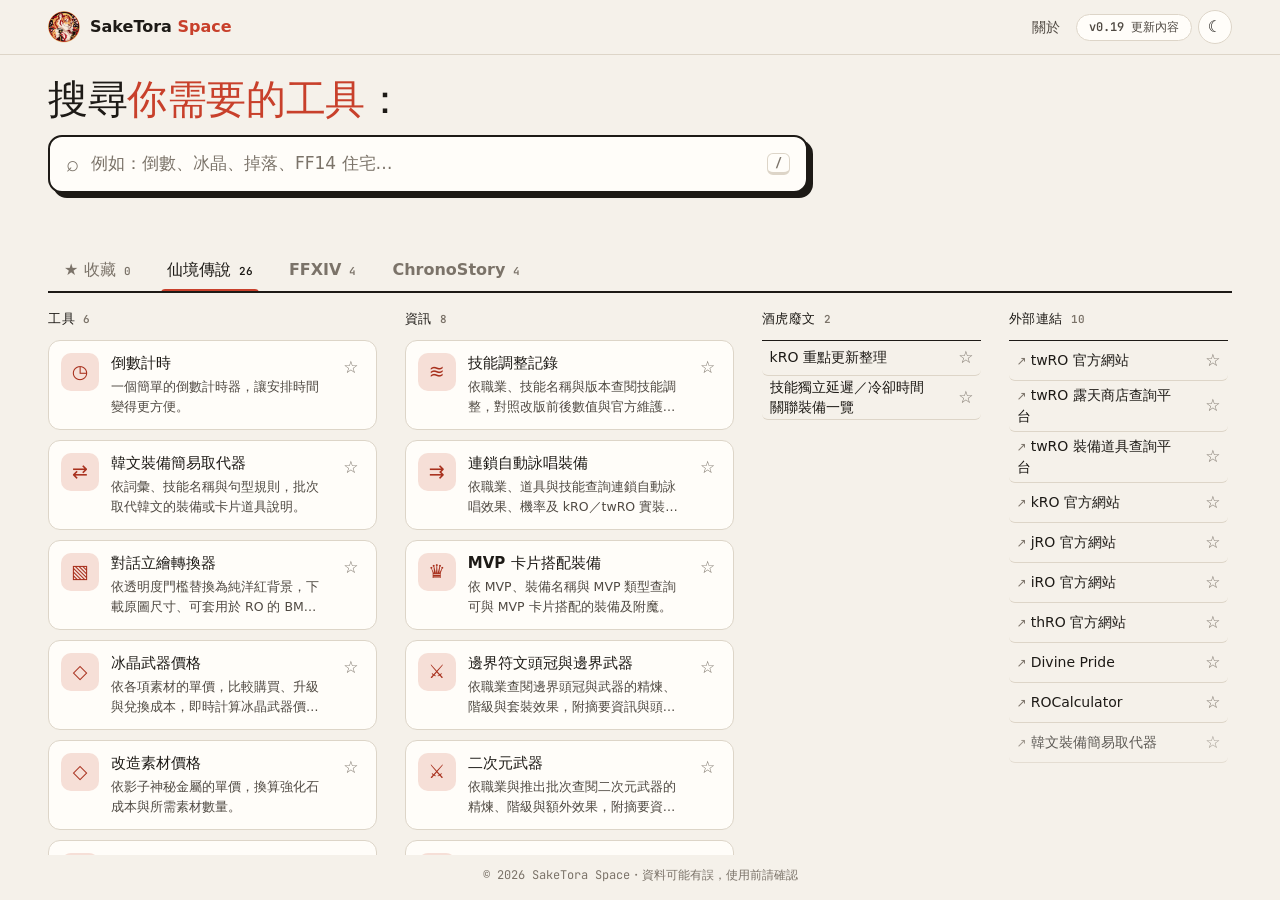
<file: index.html>
<!doctype html>
<html lang="zh-Hant">
<head>
  <meta charset="utf-8">
  <meta name="viewport" content="width=device-width, initial-scale=1">
  <meta name="theme-color" content="#f5f1ea" media="(prefers-color-scheme: light)">
  <meta name="theme-color" content="#151412" media="(prefers-color-scheme: dark)">
  <meta name="description" content="SakeTora Space — 收集遊戲與生活中剛剛好的小工具。">
  <title>SakeTora Space · 日常工具箱</title>
  <link rel="canonical" href="https://saketora95.github.io/SakeToraSpace/">
  <meta property="og:type" content="website">
  <meta property="og:site_name" content="SakeTora Space">
  <meta property="og:locale" content="zh_TW">
  <meta property="og:title" content="SakeTora Space · 日常工具箱">
  <meta property="og:description" content="SakeTora Space — 收集遊戲與生活中剛剛好的小工具。">
  <meta property="og:url" content="https://saketora95.github.io/SakeToraSpace/">
  <meta property="og:image" content="https://saketora95.github.io/SakeToraSpace/assets/welcome.png">
  <meta property="og:image:type" content="image/png">
  <meta property="og:image:width" content="600">
  <meta property="og:image:height" content="600">
  <meta property="og:image:alt" content="酒虎舉杯歡迎你來到 SakeTora Space">
  <meta name="twitter:card" content="summary_large_image">
  <meta name="twitter:title" content="SakeTora Space · 日常工具箱">
  <meta name="twitter:description" content="SakeTora Space — 收集遊戲與生活中剛剛好的小工具。">
  <meta name="twitter:image" content="https://saketora95.github.io/SakeToraSpace/assets/welcome.png">
  <meta name="twitter:image:alt" content="酒虎舉杯歡迎你來到 SakeTora Space">
  <link rel="icon" href="./assets/favicon.png" type="image/png">
  <link rel="preconnect" href="https://fonts.googleapis.com">
  <link rel="preconnect" href="https://fonts.gstatic.com" crossorigin>
  <link rel="stylesheet" href="https://fonts.googleapis.com/css2?family=JetBrains+Mono:wght@400;600&display=swap">
  <script>try { const t = localStorage.getItem("saketora.theme"); if (t === "light" || t === "dark") document.documentElement.dataset.theme = t; } catch {}</script>
  <link rel="stylesheet" href="./assets/css/styles.css">
  <link rel="stylesheet" href="./assets/css/theme.css">
  <link rel="stylesheet" href="./assets/css/home.css">
  <script src="./assets/js/theme.js" defer></script>
  <script src="./assets/js/tools/ragnarok/glacier-weapon.js" defer></script>
  <script src="./assets/js/tools/ragnarok/reform-material.js" defer></script>
  <script src="./assets/js/tools/ragnarok/grade-material.js" defer></script>
  <script src="./assets/js/tools/ragnarok/laboratory-timer.js" defer></script>
  <script src="./assets/js/tools/chronostory/support-info.js" defer></script>
  <script src="./assets/js/app.js" defer></script>
  <script src="./assets/js/page-navigation.js" defer></script>
</head>
<body>
  <a class="skip-link" href="#search">跳至搜尋</a>
  <header class="site-header">
    <a class="logo" href="./"><img src="./assets/favicon.png" alt="" width="32" height="32"><span>SakeTora <b>Space</b></span></a>
    <nav class="header-actions" aria-label="網站">
      <button type="button" class="text-btn" data-open-dialog="about-dialog" aria-haspopup="dialog">關於</button>
      <button type="button" class="version-pill" data-open-dialog="release-dialog" aria-haspopup="dialog">v0.19 更新內容</button>
      <button type="button" id="theme-toggle" class="icon-btn" aria-label="切換主題">☾</button>
    </nav>
  </header>

  <main>
    <section class="hero" aria-labelledby="hero-title">
      <h1 id="hero-title">搜尋<em>你需要的工具</em>：</h1>
      <div class="omnibox">
        <span class="omnibox-icon" aria-hidden="true">⌕</span>
        <input id="search" type="search" autocomplete="off" spellcheck="false" placeholder="例如：倒數、冰晶、掉落、FF14 住宅…" aria-label="搜尋所有工具、文章與連結" aria-describedby="search-status">
        <kbd aria-hidden="true">/</kbd>
      </div>
      <div class="hero-foot">
        <p id="search-status" class="search-status" role="status"></p>
        <div id="recent" class="recent" hidden><span>最近開啟</span><ul id="recent-list"></ul></div>
      </div>
    </section>

    <section id="browse" class="browse" aria-label="依分類瀏覽">
      <div id="tabs" class="tabs" role="tablist" aria-label="分類"></div>
      <div id="panel" class="panel" role="tabpanel" tabindex="-1"></div>
    </section>
    <section id="results" class="results" aria-label="搜尋結果" hidden></section>
    <noscript><p class="empty">請啟用 JavaScript，即可使用搜尋、收藏及所有小工具。</p></noscript>
  </main>

  <footer class="site-footer">
    <span>© <span id="year">2026</span> SakeTora Space・資料可能有誤，使用前請確認</span>
  </footer>

  <dialog id="tool-dialog" aria-labelledby="dialog-title"><div class="dialog-header"><div><span id="dialog-category" class="dialog-kicker"></span><h2 id="dialog-title"></h2></div><button id="close-dialog" class="icon-btn" aria-label="關閉工具">×</button></div><div id="tool-content"></div></dialog>
  <dialog id="about-dialog" class="about" aria-labelledby="about-title">
    <form method="dialog" class="dialog-close"><button class="icon-btn" type="submit" aria-label="關閉">×</button></form>
    <img src="./assets/welcome.png" alt="酒虎舉杯歡迎你" width="600" height="600" loading="lazy">
    <div>
      <p class="dialog-kicker">ABOUT</p>
      <h2 id="about-title">我是酒虎，歡迎你來。</h2>
      <p>此處整理了我生活或遊戲當中，經常使用的一些小工具或實用網站連結。</p>
      <p class="about-note"><strong>使用前請留意：</strong>有些資料是經由我手動整理，也有些資料是經由 AI 整理，而網頁整體是透過 AI 生成；因此，可能在某些部分隱含了錯誤或 Bug 尚未發現。使用時，請務必確認資訊的正確性，以避免造成困擾。</p>
      <p class="dialog-kicker">最後更新 2026-10-29・v0.19</p>
    </div>
  </dialog>
  <dialog id="release-dialog" aria-labelledby="release-title">
    <form method="dialog" class="dialog-header">
      <div><p class="dialog-kicker"><time datetime="2026-10-29">2026-10-29</time></p><h2 id="release-title">v0.19 改版資訊</h2></div>
      <button class="icon-btn" type="submit" aria-label="關閉改版資訊" autofocus>×</button>
    </form>
    <ul class="release-list">
      <li>二次元生物圈：補齊所有區域的二次元生態之葉（武器）與二次元生態葉片（披肩、盾牌），並補上第 4 批披肩的所屬區域。</li>
      <li>二次元生物圈：「說明與素材」改為表格呈現；點選推出時間、區域、職業或適用裝備即可跳到對應的詳細資料。</li>
      <li>二次元生物圈：兌換素材改以火山區域為例，素材數量統一對齊。</li>
      <li>邊界符文頭冠與邊界武器：頭飾附魔的附魔重置與各洞附魔整合為一張表，第 2 洞附魔升級整合為一張表，僅特殊升級另外列出。</li>
      <li>天空與光輝：移除頁首的介紹文字。</li>
    </ul>
  </dialog>
  <div id="toast" class="toast" role="status" hidden></div>
</body>
</html>
</file>
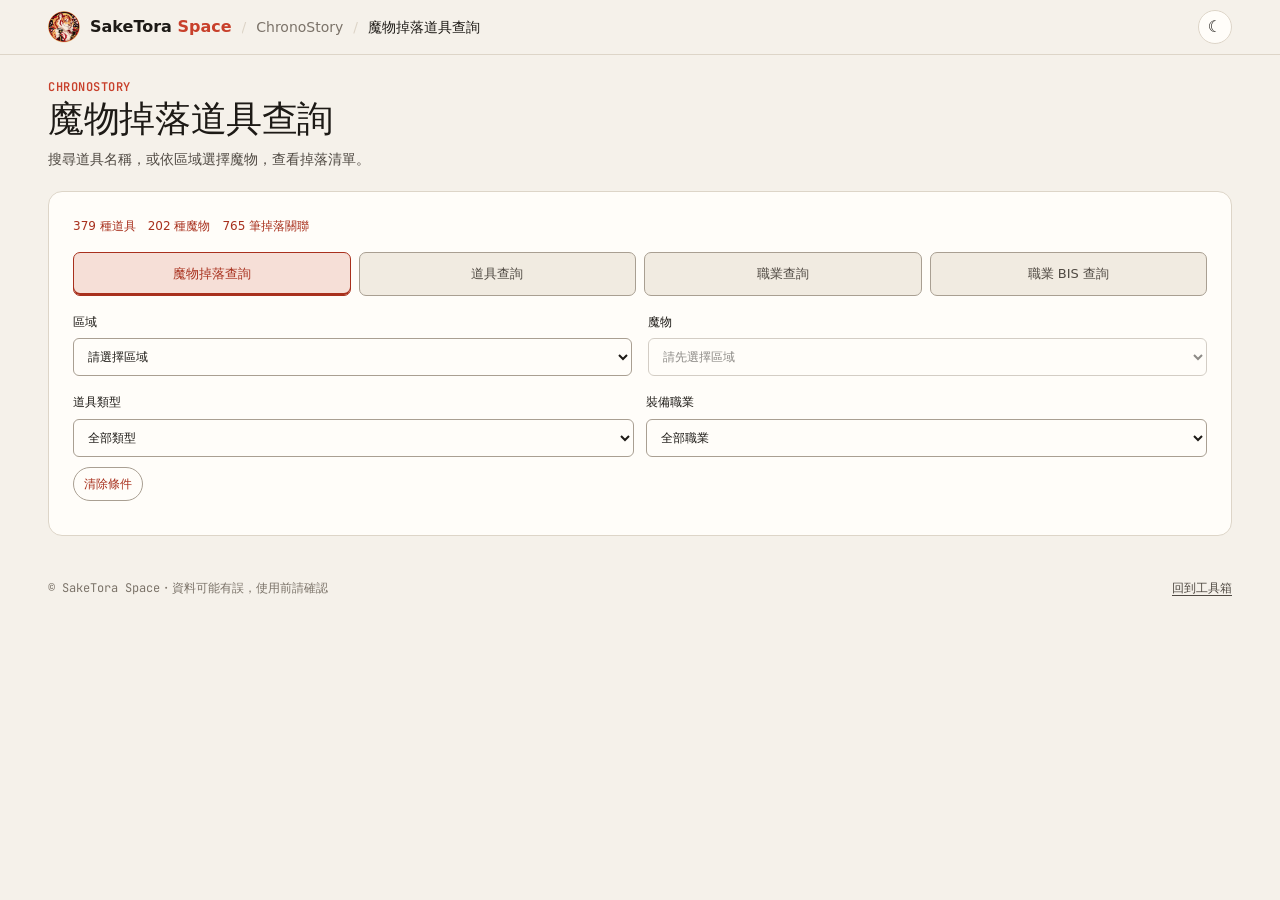
<file: chronostory-drops.html>
<!doctype html>
<html lang="zh-Hant">
<head>
  <meta charset="utf-8">
  <meta name="viewport" content="width=device-width, initial-scale=1">
  <meta name="theme-color" content="#f5f1ea" media="(prefers-color-scheme: light)">
  <meta name="theme-color" content="#151412" media="(prefers-color-scheme: dark)">
  <meta name="description" content="ChronoStory 道具與魔物掉落查詢，支援名稱搜尋、地區篩選與職業 BIS 裝備比較。">
  <title>魔物掉落道具查詢 · ChronoStory · SakeTora Space</title>
  <link rel="canonical" href="https://saketora95.github.io/SakeToraSpace/chronostory-drops.html">
  <meta property="og:type" content="website">
  <meta property="og:site_name" content="SakeTora Space">
  <meta property="og:locale" content="zh_TW">
  <meta property="og:title" content="魔物掉落道具查詢 · ChronoStory · SakeTora Space">
  <meta property="og:description" content="ChronoStory 道具與魔物掉落查詢，支援名稱搜尋、地區篩選與職業 BIS 裝備比較。">
  <meta property="og:url" content="https://saketora95.github.io/SakeToraSpace/chronostory-drops.html">
  <meta property="og:image" content="https://saketora95.github.io/SakeToraSpace/assets/welcome.png">
  <meta property="og:image:type" content="image/png">
  <meta property="og:image:width" content="600">
  <meta property="og:image:height" content="600">
  <meta property="og:image:alt" content="酒虎舉杯歡迎你來到 SakeTora Space">
  <meta name="twitter:card" content="summary_large_image">
  <meta name="twitter:title" content="魔物掉落道具查詢 · ChronoStory · SakeTora Space">
  <meta name="twitter:description" content="ChronoStory 道具與魔物掉落查詢，支援名稱搜尋、地區篩選與職業 BIS 裝備比較。">
  <meta name="twitter:image" content="https://saketora95.github.io/SakeToraSpace/assets/welcome.png">
  <meta name="twitter:image:alt" content="酒虎舉杯歡迎你來到 SakeTora Space">
  <link rel="icon" href="./assets/favicon.png" type="image/png">
  <link rel="preconnect" href="https://fonts.googleapis.com">
  <link rel="preconnect" href="https://fonts.gstatic.com" crossorigin>
  <link rel="stylesheet" href="https://fonts.googleapis.com/css2?family=JetBrains+Mono:wght@400;600&display=swap">
  <script>try { const t = localStorage.getItem("saketora.theme"); if (t === "light" || t === "dark") document.documentElement.dataset.theme = t; } catch {}</script>
  <link rel="stylesheet" href="./assets/css/styles.css">
  <link rel="stylesheet" href="./assets/css/theme.css">
  <link rel="stylesheet" href="./assets/css/chronostory-drops.css">
  <script src="./assets/js/theme.js" defer></script>
  <script src="./assets/js/tools/chronostory/drop-search.js" defer></script>
  <script src="./assets/js/page-navigation.js" defer></script>
</head>
<body class="chronostory-page">
  <a class="skip-link" href="#main">跳至主要內容</a>
  <header class="site-header">
    <div class="crumbs"><a class="logo" href="./" aria-label="SakeTora Space 工具箱首頁"><img src="./assets/favicon.png" alt="" width="32" height="32"><span>SakeTora <b>Space</b></span></a><span class="crumb">ChronoStory</span><span class="crumb" aria-current="page">魔物掉落道具查詢</span></div>
    <nav class="header-actions" aria-label="網站"><button type="button" id="theme-toggle" class="icon-btn" aria-label="切換主題">☾</button></nav>
  </header>
  <main id="main" class="page">
    <div class="page-head"><span class="page-kicker">CHRONOSTORY</span><h1>魔物掉落道具查詢</h1><p>搜尋道具名稱，或依區域選擇魔物，查看掉落清單。</p></div>
    <section id="chronostory-content" class="chronostory-panel" aria-label="ChronoStory 掉落查詢"></section>
    <noscript><p>請啟用 JavaScript 以使用查詢功能。</p></noscript>
  </main>
  <footer class="site-footer"><span>© SakeTora Space・資料可能有誤，使用前請確認</span><span class="footer-links"><a href="./">回到工具箱</a></span></footer>
</body>
</html>
</file>
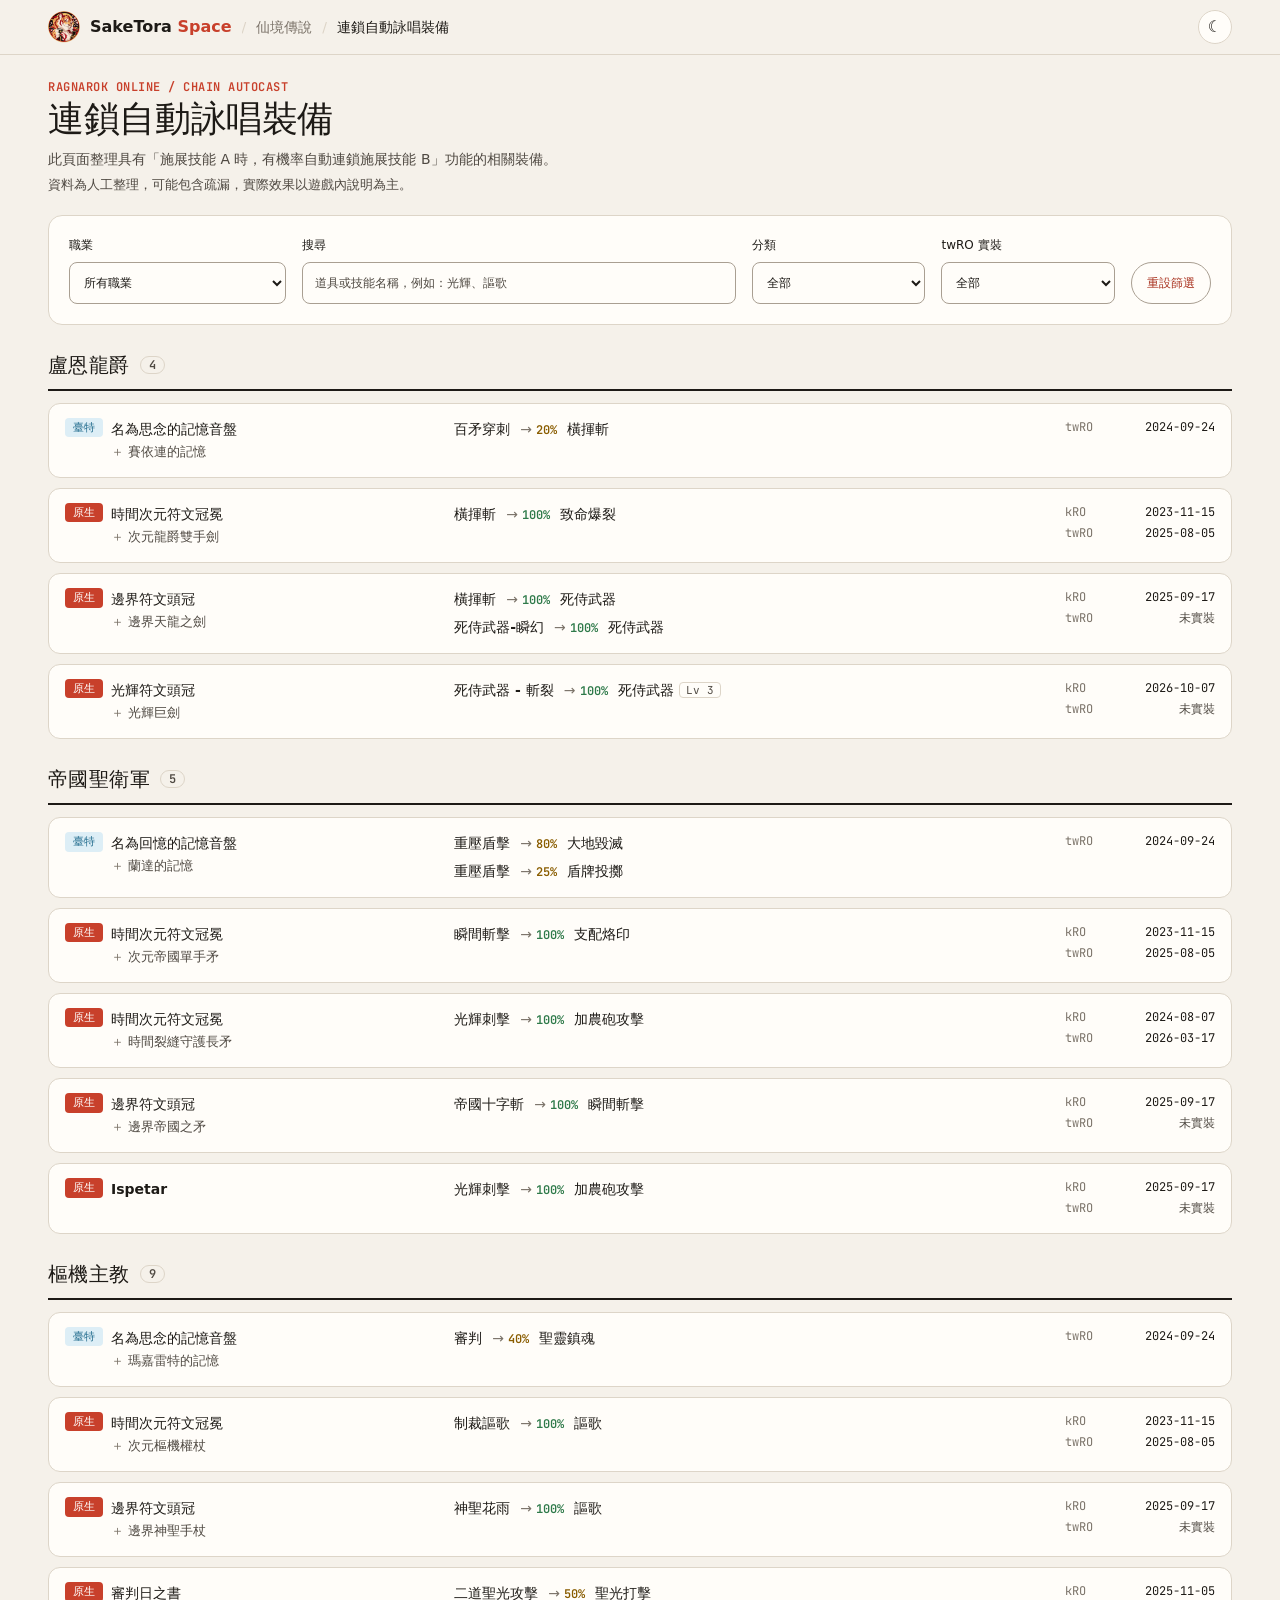
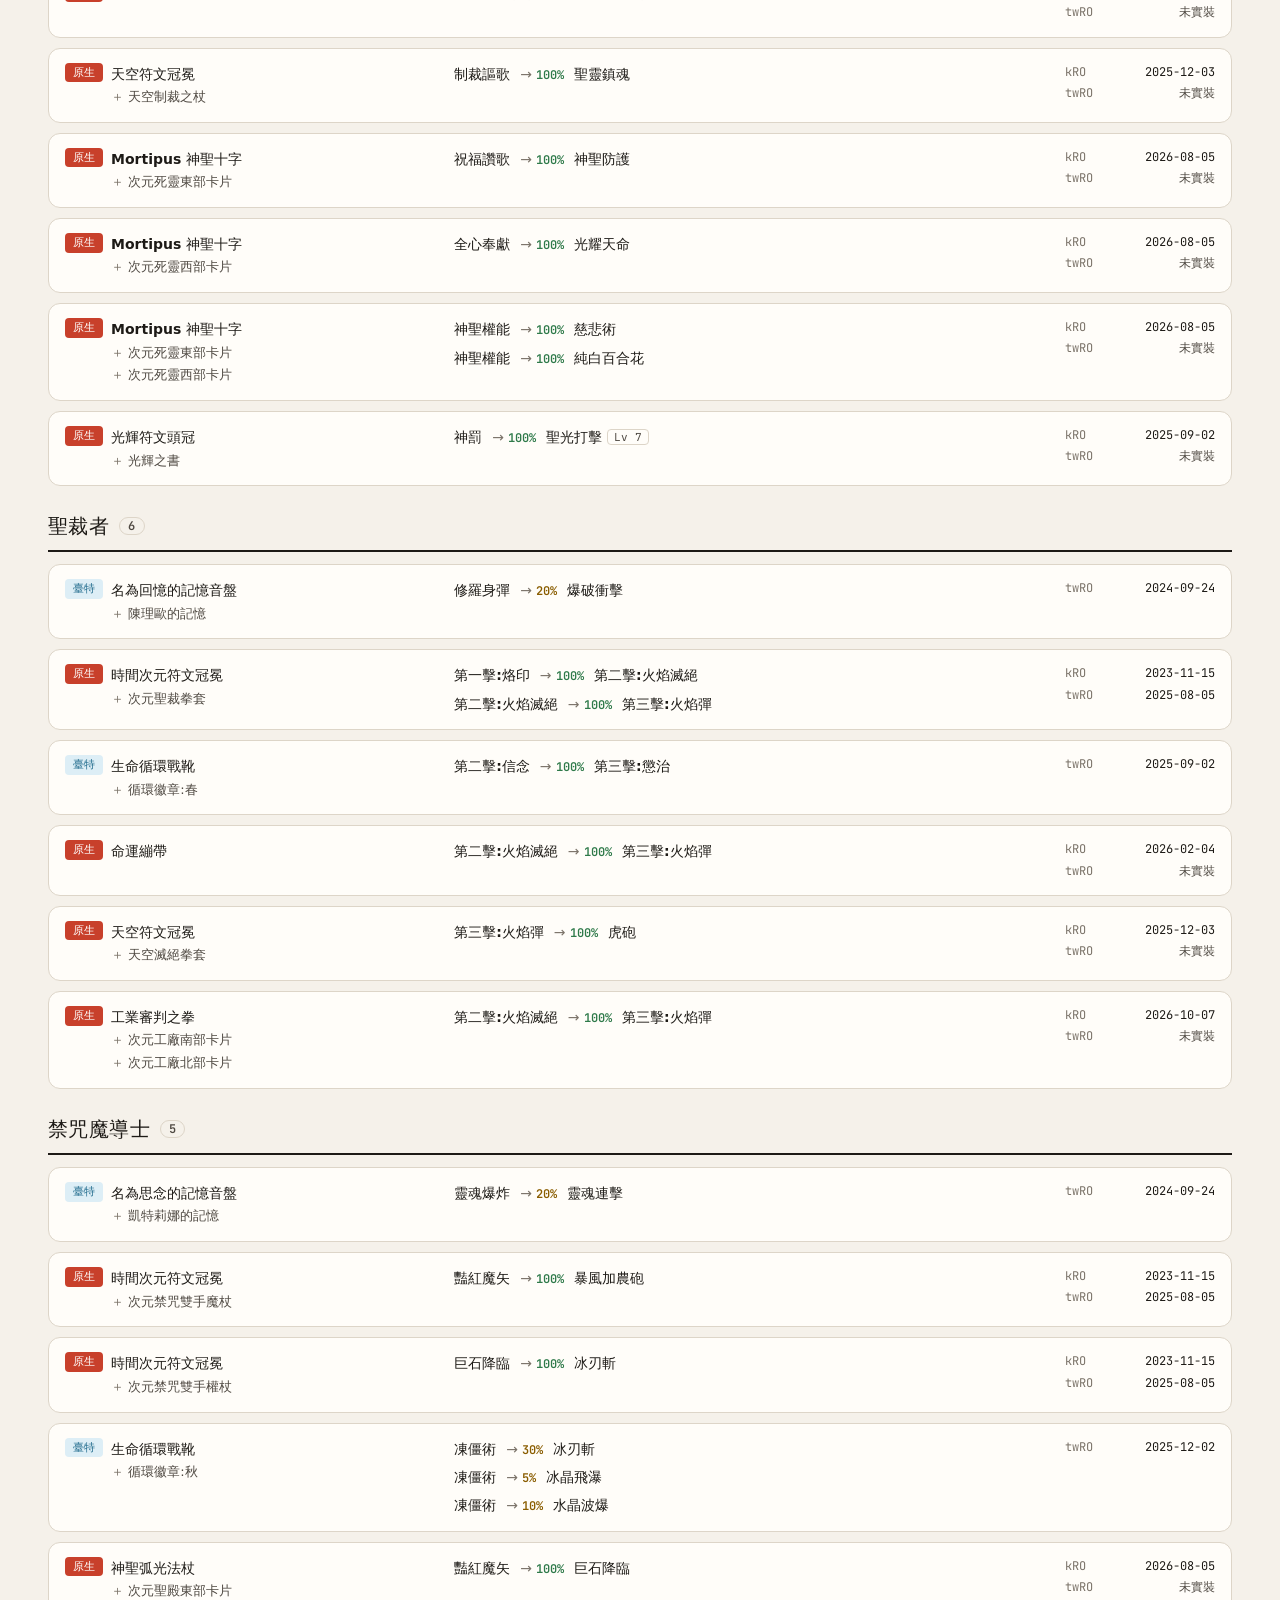
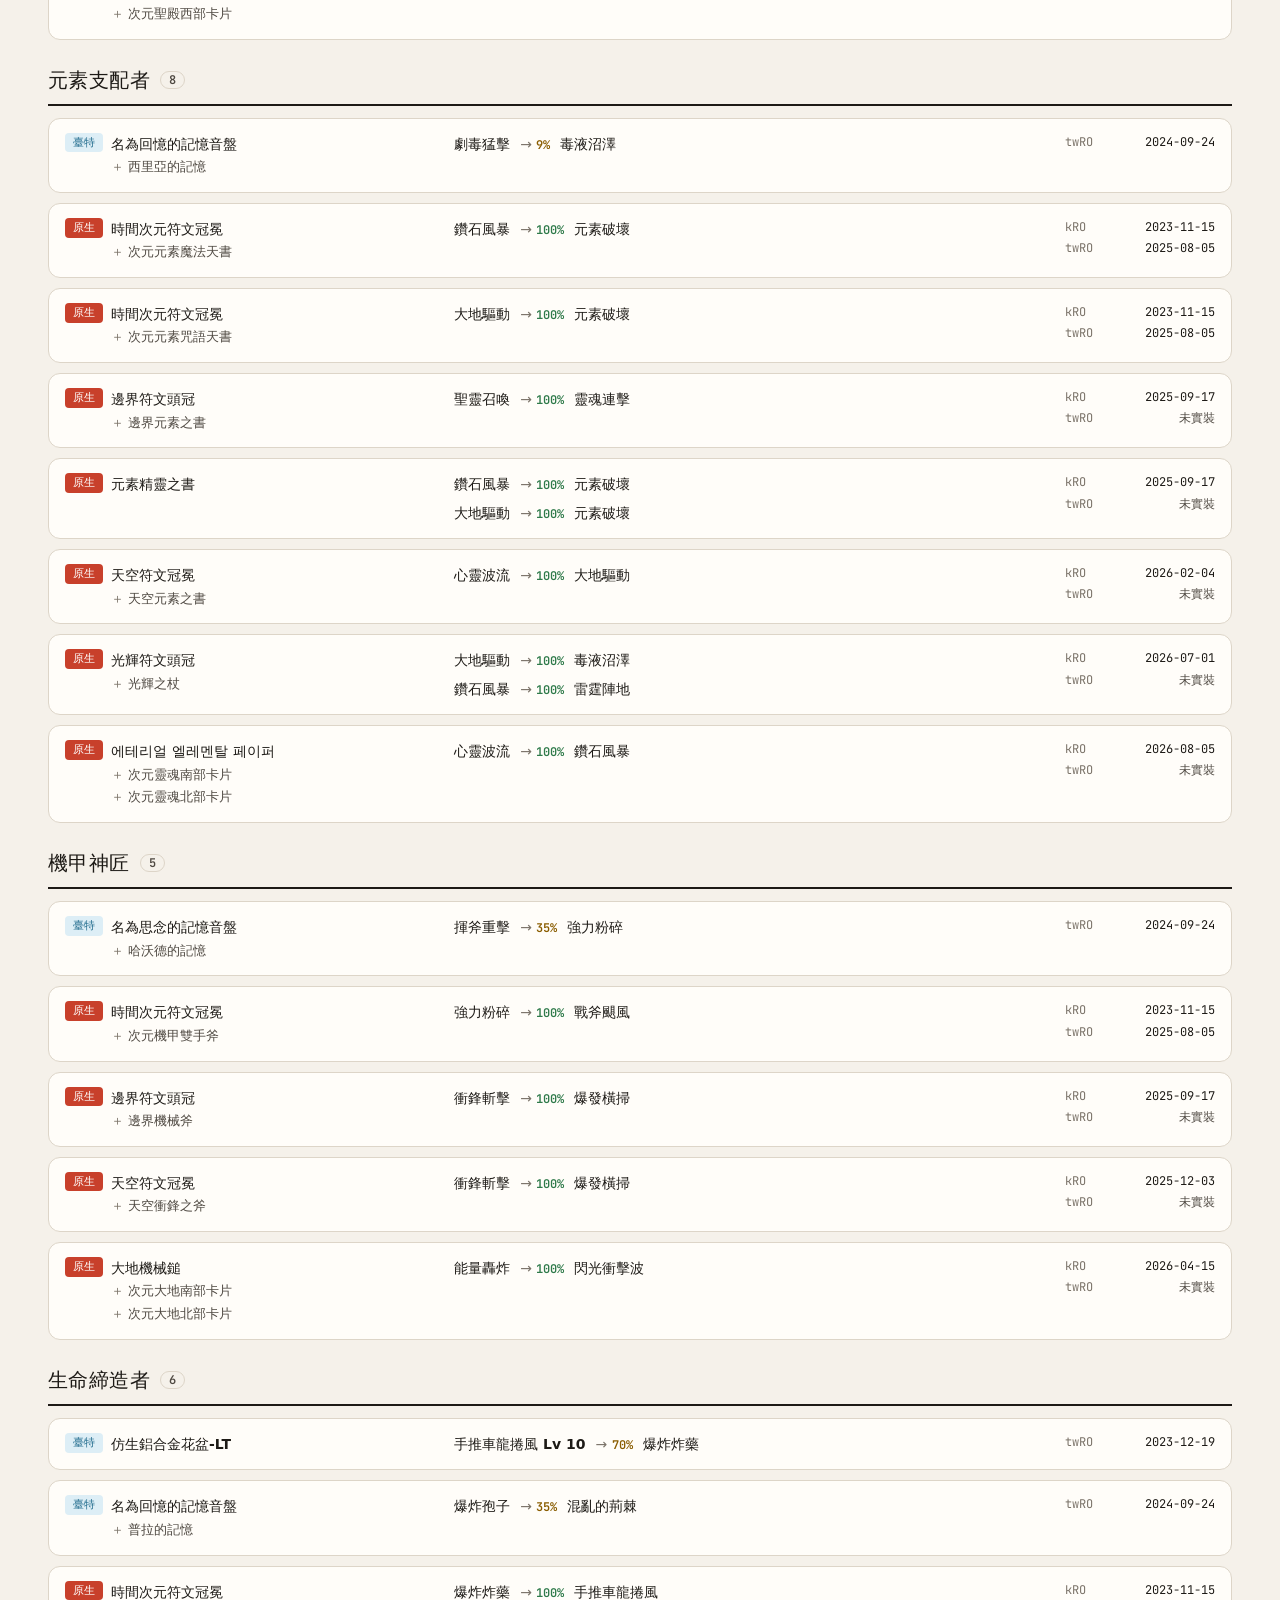
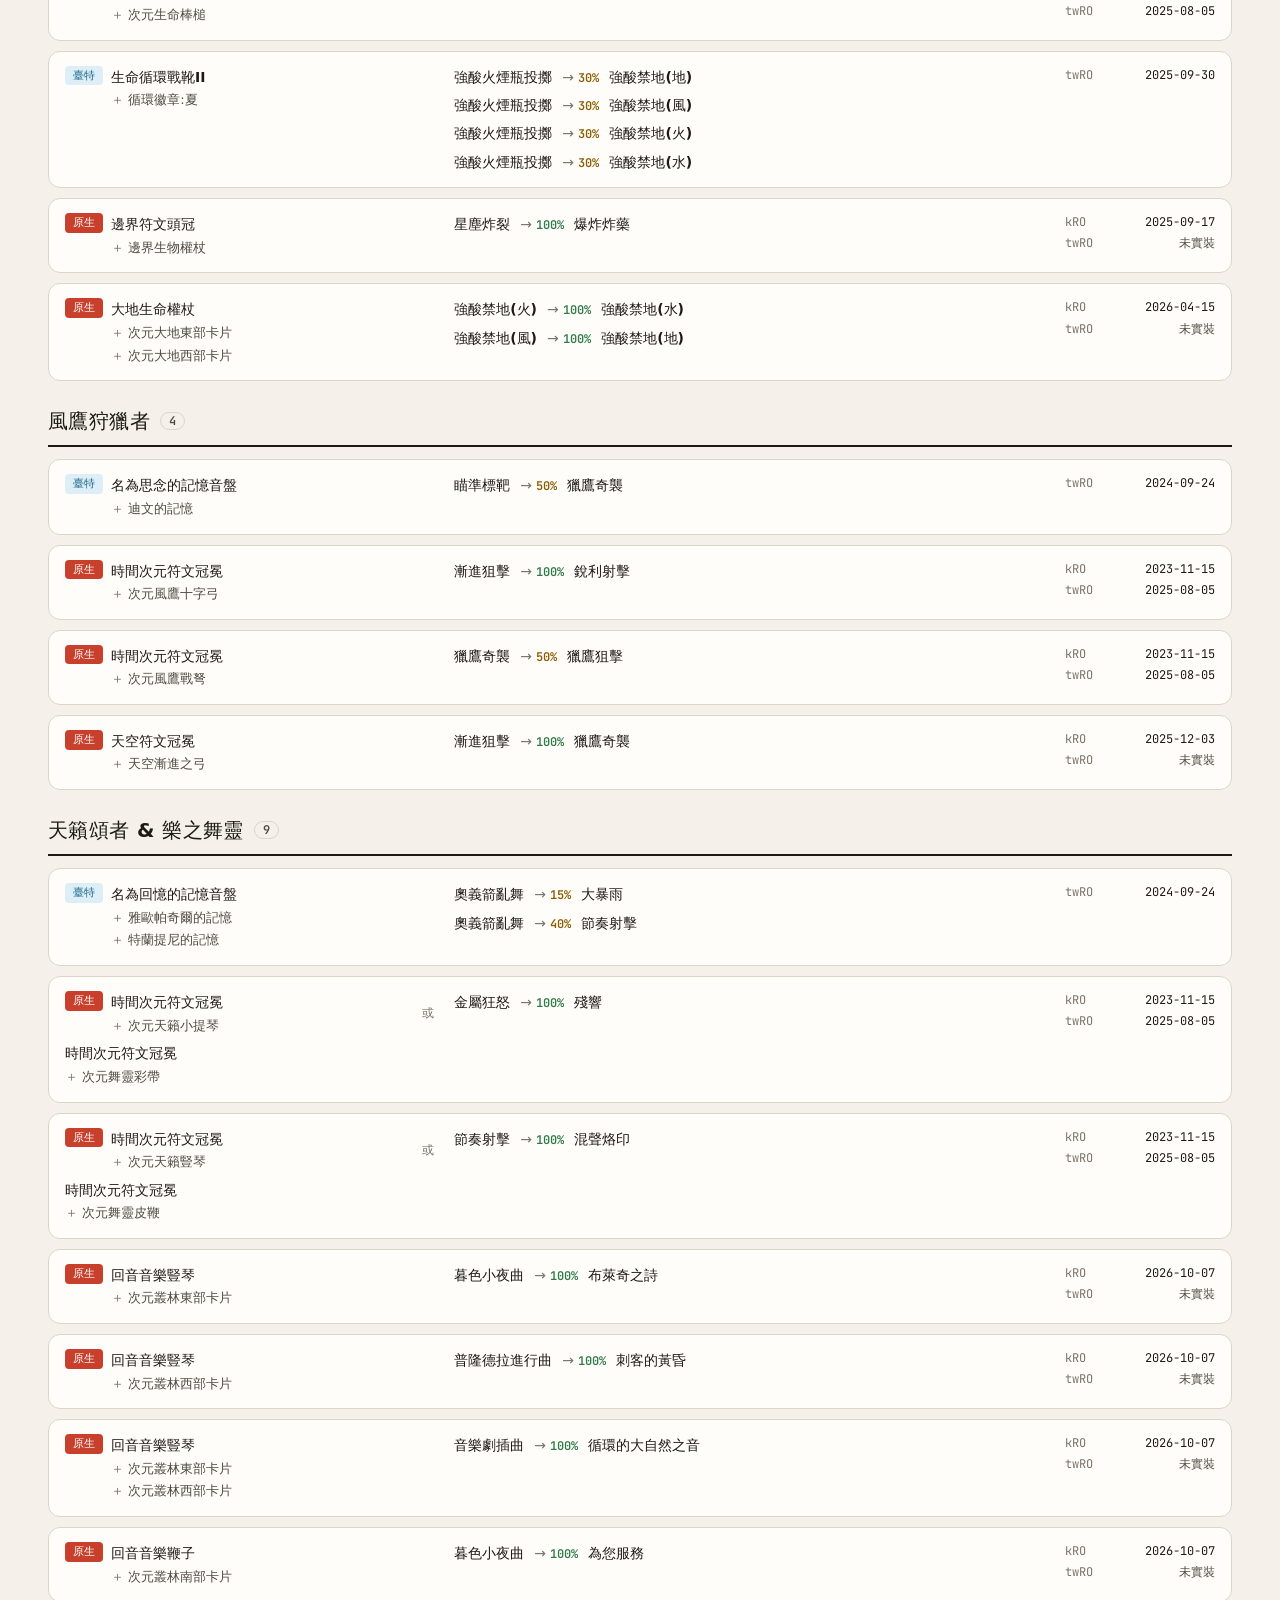
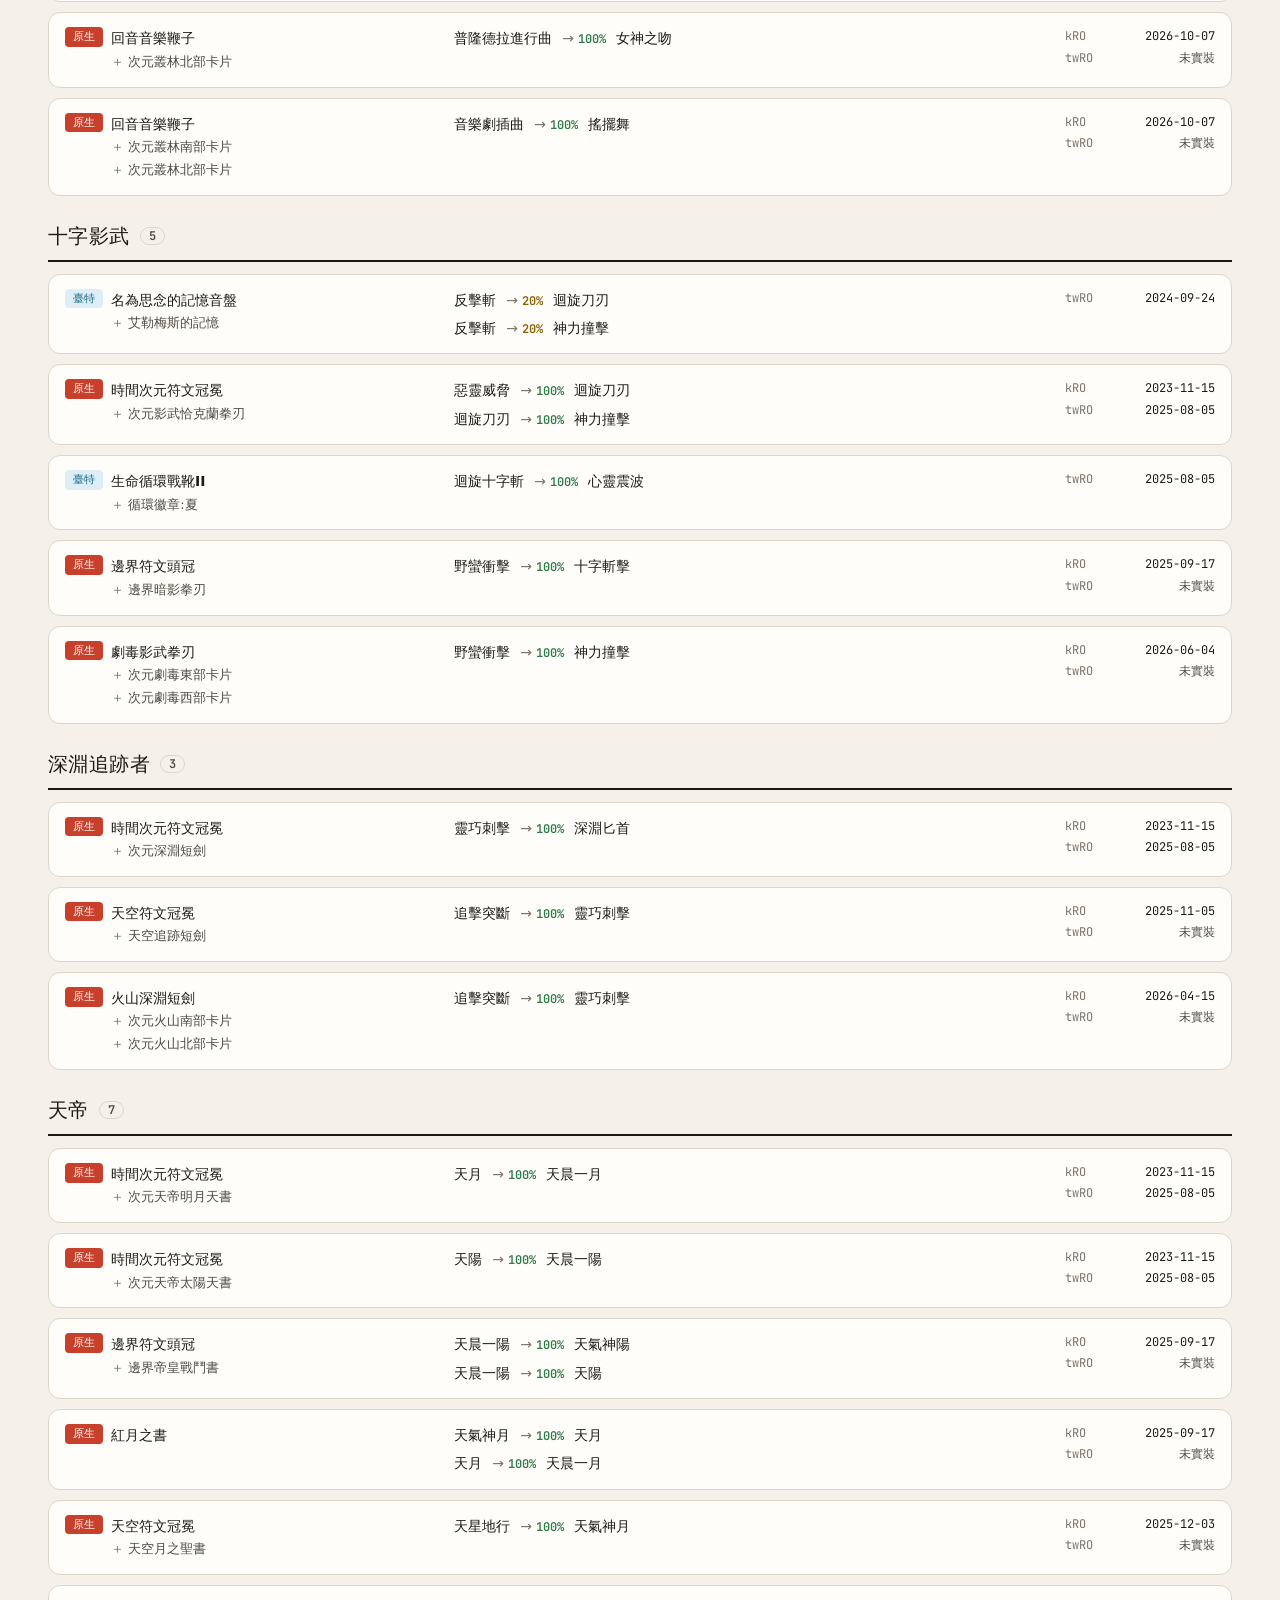
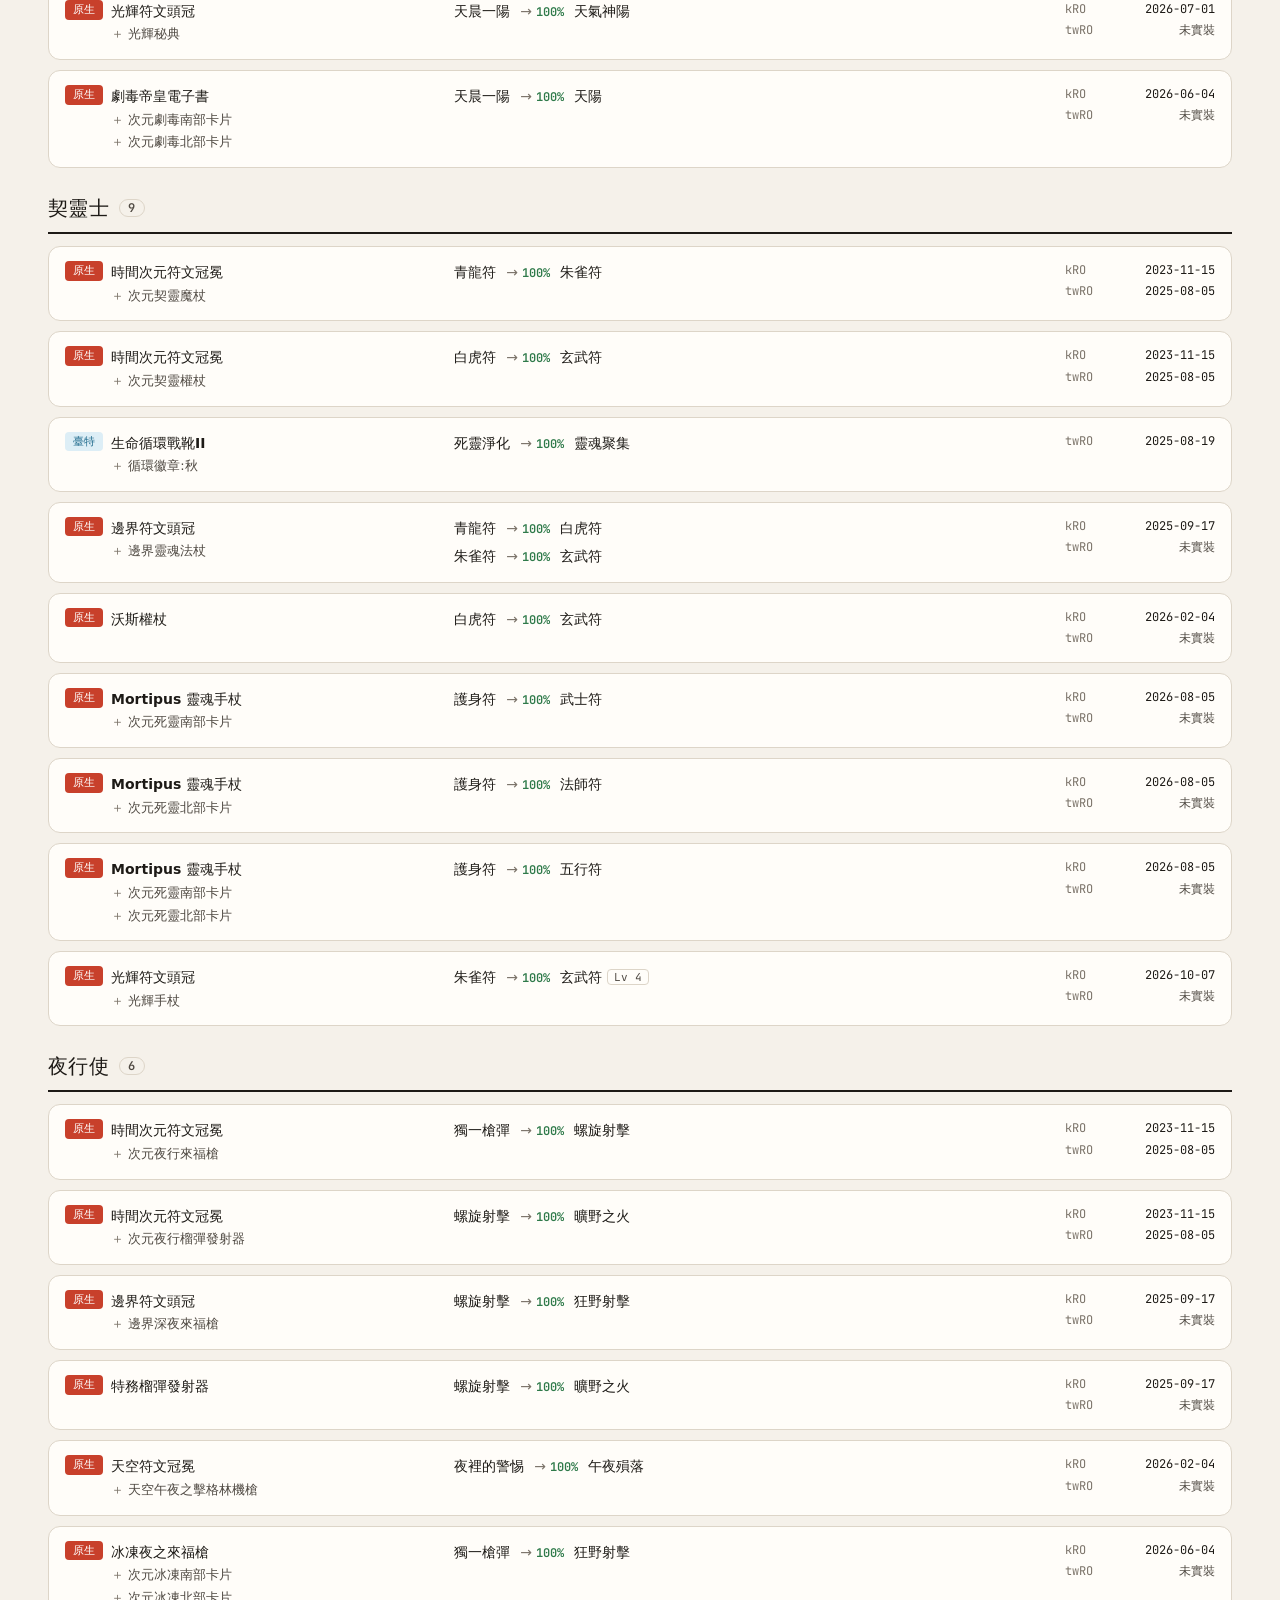
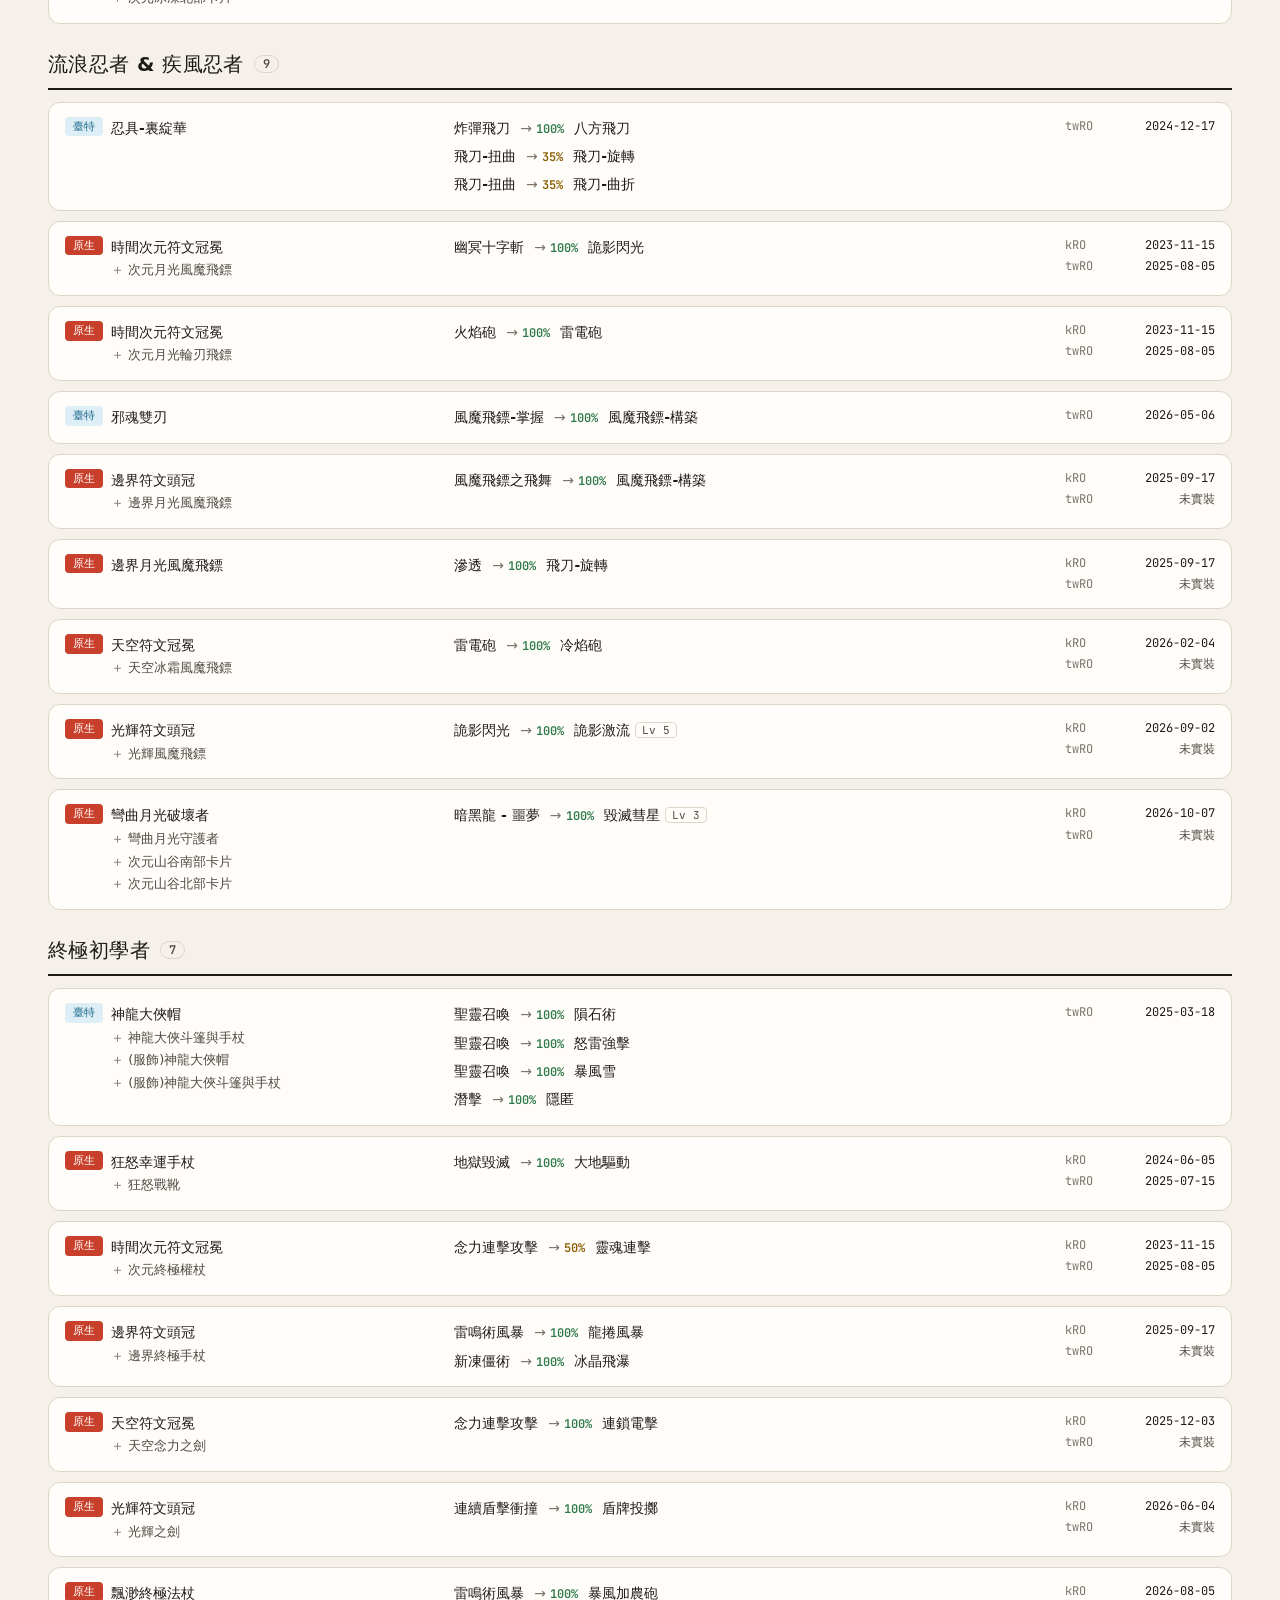
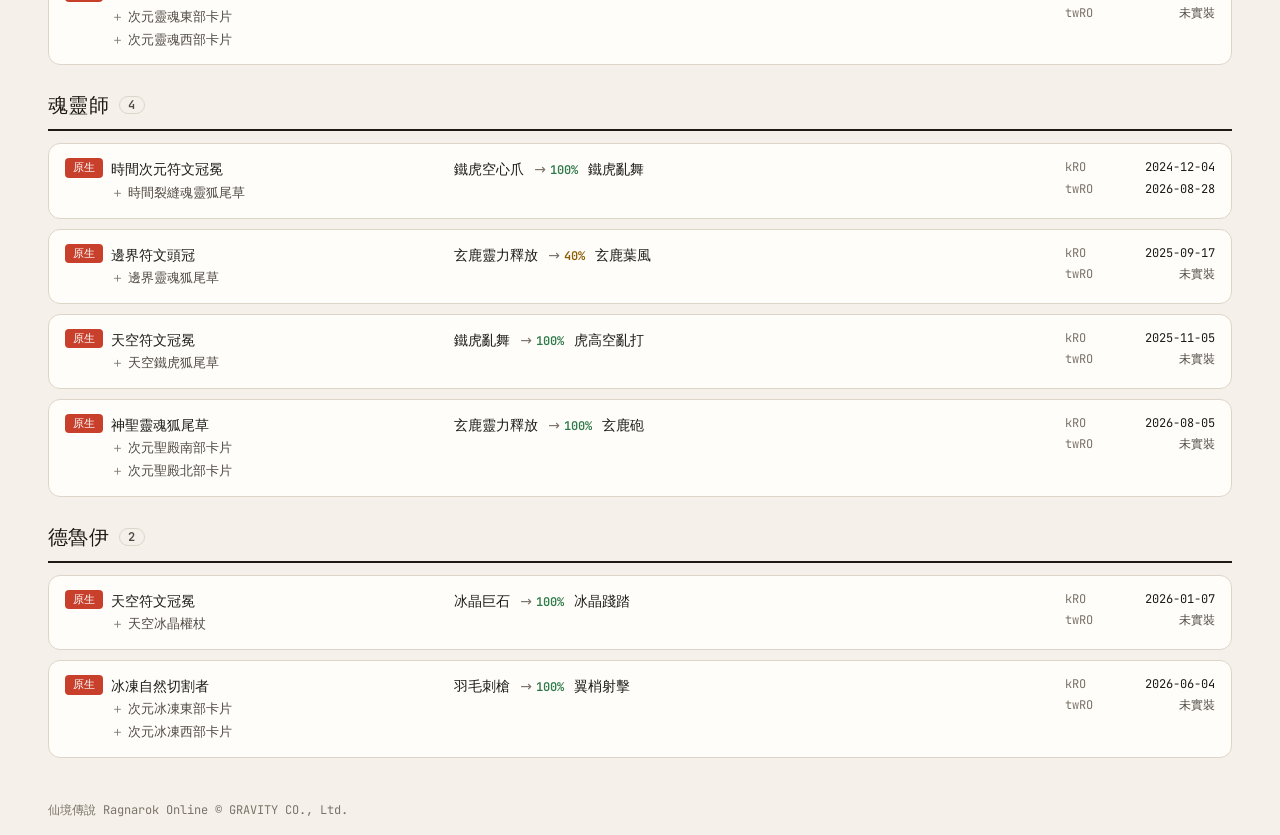
<file: ragnarok-autocast-chains.html>
<!doctype html>
<html lang="zh-Hant">
<head>
  <meta charset="utf-8">
  <meta name="viewport" content="width=device-width, initial-scale=1">
  <meta name="theme-color" content="#f5f1ea" media="(prefers-color-scheme: light)">
  <meta name="theme-color" content="#151412" media="(prefers-color-scheme: dark)">
  <meta name="description" content="仙境傳說連鎖自動詠唱裝備整理，依職業、道具與技能查詢連鎖效果、機率及 kRO／twRO 實裝日期。">
  <title>連鎖自動詠唱裝備 · 仙境傳說 · SakeTora Space</title>
  <link rel="canonical" href="https://saketora95.github.io/SakeToraSpace/ragnarok-autocast-chains.html">
  <meta property="og:type" content="website">
  <meta property="og:site_name" content="SakeTora Space">
  <meta property="og:locale" content="zh_TW">
  <meta property="og:title" content="連鎖自動詠唱裝備 · 仙境傳說 · SakeTora Space">
  <meta property="og:description" content="依職業、道具與技能查詢連鎖效果、機率及 kRO／twRO 實裝日期。">
  <meta property="og:url" content="https://saketora95.github.io/SakeToraSpace/ragnarok-autocast-chains.html">
  <meta property="og:image" content="https://saketora95.github.io/SakeToraSpace/assets/welcome.png">
  <meta property="og:image:type" content="image/png">
  <meta property="og:image:width" content="600">
  <meta property="og:image:height" content="600">
  <meta property="og:image:alt" content="酒虎舉杯歡迎你來到 SakeTora Space">
  <meta name="twitter:card" content="summary_large_image">
  <meta name="twitter:title" content="連鎖自動詠唱裝備 · 仙境傳說 · SakeTora Space">
  <meta name="twitter:description" content="依職業、道具與技能查詢連鎖效果、機率及 kRO／twRO 實裝日期。">
  <meta name="twitter:image" content="https://saketora95.github.io/SakeToraSpace/assets/welcome.png">
  <meta name="twitter:image:alt" content="酒虎舉杯歡迎你來到 SakeTora Space">
  <link rel="icon" href="./assets/favicon.png" type="image/png">
  <link rel="preconnect" href="https://fonts.googleapis.com">
  <link rel="preconnect" href="https://fonts.gstatic.com" crossorigin>
  <link rel="stylesheet" href="https://fonts.googleapis.com/css2?family=JetBrains+Mono:wght@400;600&display=swap">
  <script>try { const t = localStorage.getItem("saketora.theme"); if (t === "light" || t === "dark") document.documentElement.dataset.theme = t; } catch {}</script>
  <link rel="stylesheet" href="./assets/css/styles.css">
  <link rel="stylesheet" href="./assets/css/theme.css">
  <link rel="stylesheet" href="./assets/css/ragnarok-autocast-chains.css">
  <script src="./assets/js/theme.js" defer></script>
  <script src="./assets/js/tools/ragnarok/autocast-chain-data.js" defer></script>
  <script src="./assets/js/tools/ragnarok/autocast-chains.js" defer></script>
  <script src="./assets/js/page-navigation.js" defer></script>
</head>
<body class="chain-page">
  <a class="skip-link" href="#main">跳至主要內容</a>
  <header class="site-header">
    <div class="crumbs"><a class="logo" href="./" aria-label="SakeTora Space 工具箱首頁"><img src="./assets/favicon.png" alt="" width="32" height="32"><span>SakeTora <b>Space</b></span></a><span class="crumb">仙境傳說</span><span class="crumb" aria-current="page">連鎖自動詠唱裝備</span></div>
    <nav class="header-actions" aria-label="網站"><button type="button" id="theme-toggle" class="icon-btn" aria-label="切換主題">☾</button></nav>
  </header>
  <main id="main" class="page">
    <div class="page-head">
      <span class="page-kicker">RAGNAROK ONLINE / CHAIN AUTOCAST</span>
      <h1>連鎖自動詠唱裝備</h1>
      <p>此頁面整理具有「施展技能 A 時，有機率自動連鎖施展技能 B」功能的相關裝備。</p>
      <p class="chain-source">資料為人工整理，可能包含疏漏，實際效果以遊戲內說明為主。</p>
    </div>
    <section id="chain-tool" aria-label="連鎖自動詠唱裝備查詢">
      <div class="chain-filters">
        <label class="field" for="chain-job">職業<select id="chain-job"><option value="">所有職業</option></select></label>
        <label class="field" for="chain-query">搜尋<input id="chain-query" type="search" placeholder="道具或技能名稱，例如：光輝、謳歌"></label>
        <label class="field" for="chain-origin">分類<select id="chain-origin"><option value="">全部</option><option value="原生">原生</option><option value="臺特">臺特</option></select></label>
        <label class="field" for="chain-server">twRO 實裝<select id="chain-server"><option value="">全部</option><option value="released">已實裝</option><option value="pending">尚未實裝</option></select></label>
        <button id="chain-reset" class="secondary-button" type="button">重設篩選</button>
      </div>
      <p id="chain-status" class="chain-status" role="status" aria-live="polite"></p>
      <div id="chain-results"></div>
    </section>
    <noscript><p class="notice">請啟用 JavaScript 以使用連鎖自動詠唱裝備查詢。</p></noscript>
  </main>
  <footer class="site-footer"><span>仙境傳說 Ragnarok Online © GRAVITY CO., Ltd.</span></footer>
</body>
</html>
</file>
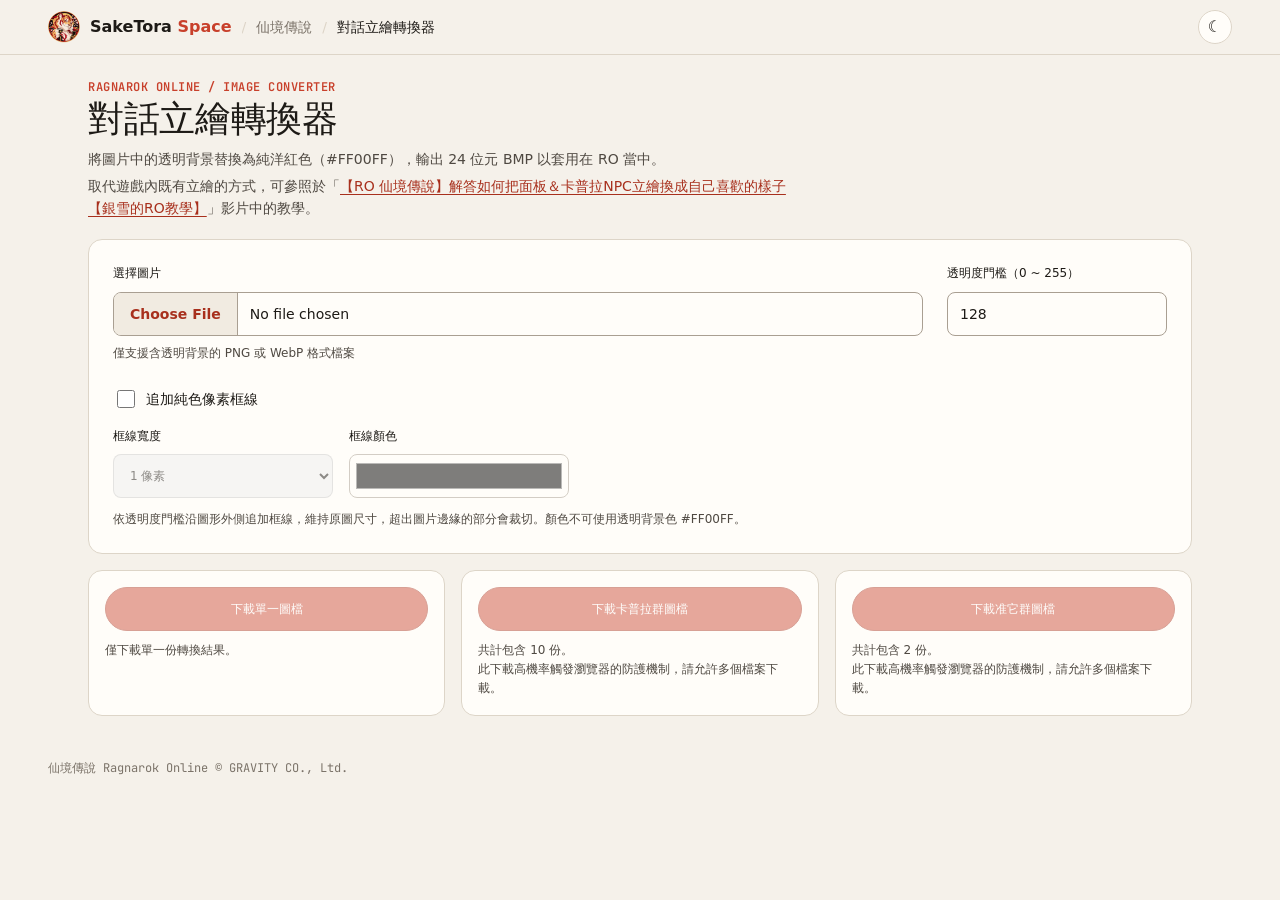
<file: ragnarok-bmp-parser.html>
<!doctype html>
<html lang="zh-Hant">
<head>
  <meta charset="utf-8">
  <meta name="viewport" content="width=device-width, initial-scale=1">
  <meta name="theme-color" content="#f5f1ea" media="(prefers-color-scheme: light)">
  <meta name="theme-color" content="#151412" media="(prefers-color-scheme: dark)">
  <meta name="description" content="將圖片依透明度門檻轉為洋紅背景的 BMP，全程在瀏覽器內處理。">
  <title>對話立繪轉換器 · 仙境傳說 · SakeTora Space</title>
  <link rel="canonical" href="https://saketora95.github.io/SakeToraSpace/ragnarok-bmp-parser.html">
  <link rel="icon" href="./assets/favicon.png" type="image/png">
  <link rel="preconnect" href="https://fonts.googleapis.com">
  <link rel="preconnect" href="https://fonts.gstatic.com" crossorigin>
  <link rel="stylesheet" href="https://fonts.googleapis.com/css2?family=JetBrains+Mono:wght@400;600&display=swap">
  <script>try { const t = localStorage.getItem("saketora.theme"); if (t === "light" || t === "dark") document.documentElement.dataset.theme = t; } catch {}</script>
  <link rel="stylesheet" href="./assets/css/styles.css">
  <link rel="stylesheet" href="./assets/css/theme.css">
  <link rel="stylesheet" href="./assets/css/ragnarok-bmp-parser.css">
  <script src="./assets/js/theme.js" defer></script>
  <script src="./assets/js/tools/ragnarok/bmp-parser.js" defer></script>
  <script src="./assets/js/page-navigation.js" defer></script>
</head>
<body class="bmp-parser-page">
  <a class="skip-link" href="#main">跳至主要內容</a>
  <header class="site-header">
    <div class="crumbs"><a id="bmp-home-link" class="logo" href="./" aria-label="SakeTora Space 工具箱首頁" hidden><img src="./assets/favicon.png" alt="" width="32" height="32"><span>SakeTora <b>Space</b></span></a><span class="logo logo-static"><img src="./assets/favicon.png" alt="" width="32" height="32"><span>SakeTora <b>Space</b></span></span><span class="crumb">仙境傳說</span><span class="crumb" aria-current="page">對話立繪轉換器</span></div>
    <nav class="header-actions" aria-label="網站"><button type="button" id="theme-toggle" class="icon-btn" aria-label="切換主題">☾</button></nav>
  </header>
  <main id="main" class="page">
    <div class="page-head"><span class="page-kicker">RAGNAROK ONLINE / IMAGE CONVERTER</span><h1>對話立繪轉換器</h1>
      <p>將圖片中的透明背景替換為純洋紅色（#FF00FF），輸出 24 位元 BMP 以套用在 RO 當中。</p>
      <p>取代遊戲內既有立繪的方式，可參照於「<a class="bmp-tutorial-link" href="https://youtu.be/49nOHzmY4_U?t=199" target="_blank" rel="noopener noreferrer">【RO 仙境傳說】解答如何把面板＆卡普拉NPC立繪換成自己喜歡的樣子【銀雪的RO教學】</a>」影片中的教學。</p>
    </div>
    <section class="bmp-controls" aria-label="圖片轉換設定">
      <label class="field" for="bmp-file">選擇圖片<input id="bmp-file" type="file" accept="image/png,image/webp"><span class="muted">僅支援含透明背景的 PNG 或 WebP 格式檔案</span></label>
      <label class="field" for="bmp-threshold">透明度門檻（0 ~ 255）<input id="bmp-threshold" type="text" inputmode="numeric" value="128"></label>
      <div class="bmp-outline">
        <label class="bmp-outline-toggle"><input id="bmp-outline-enabled" type="checkbox">追加純色像素框線</label>
        <div class="bmp-outline-settings">
          <label class="field" for="bmp-outline-width">框線寬度<select id="bmp-outline-width" disabled><option value="1">1 像素</option><option value="2">2 像素</option><option value="3">3 像素</option><option value="4">4 像素</option><option value="5">5 像素</option></select></label>
          <label class="field" for="bmp-outline-color">框線顏色<input id="bmp-outline-color" type="color" value="#000000" aria-describedby="bmp-outline-note" disabled></label>
        </div>
        <p id="bmp-outline-note" class="muted">依透明度門檻沿圖形外側追加框線，維持原圖尺寸，超出圖片邊緣的部分會裁切。顏色不可使用透明背景色 #FF00FF。</p>
      </div>
      <p id="bmp-status" role="status" aria-live="polite" hidden></p>
    </section>
    <section class="bmp-downloads" aria-label="下載轉換結果">
      <div class="bmp-download-option"><button id="bmp-download-single" class="primary-button" type="button" disabled>下載單一圖檔</button><p class="muted">僅下載單一份轉換結果。</p></div>
      <div class="bmp-download-option"><button id="bmp-download-kafra" class="primary-button" type="button" aria-describedby="bmp-kafra-note" disabled>下載卡普拉群圖檔</button><p id="bmp-kafra-note" class="muted">共計包含 10 份。<br>此下載高機率觸發瀏覽器的防護機制，請允許多個檔案下載。</p></div>
      <div class="bmp-download-option"><button id="bmp-download-zonda" class="primary-button" type="button" aria-describedby="bmp-zonda-note" disabled>下載准它群圖檔</button><p id="bmp-zonda-note" class="muted">共計包含 2 份。<br>此下載高機率觸發瀏覽器的防護機制，請允許多個檔案下載。</p></div>
    </section>
    <noscript><p class="notice">請啟用 JavaScript 以轉換圖片。</p></noscript>
  </main>
  <footer class="site-footer"><span>仙境傳說 Ragnarok Online © GRAVITY CO., Ltd.</span></footer>
</body>
</html>
</file>
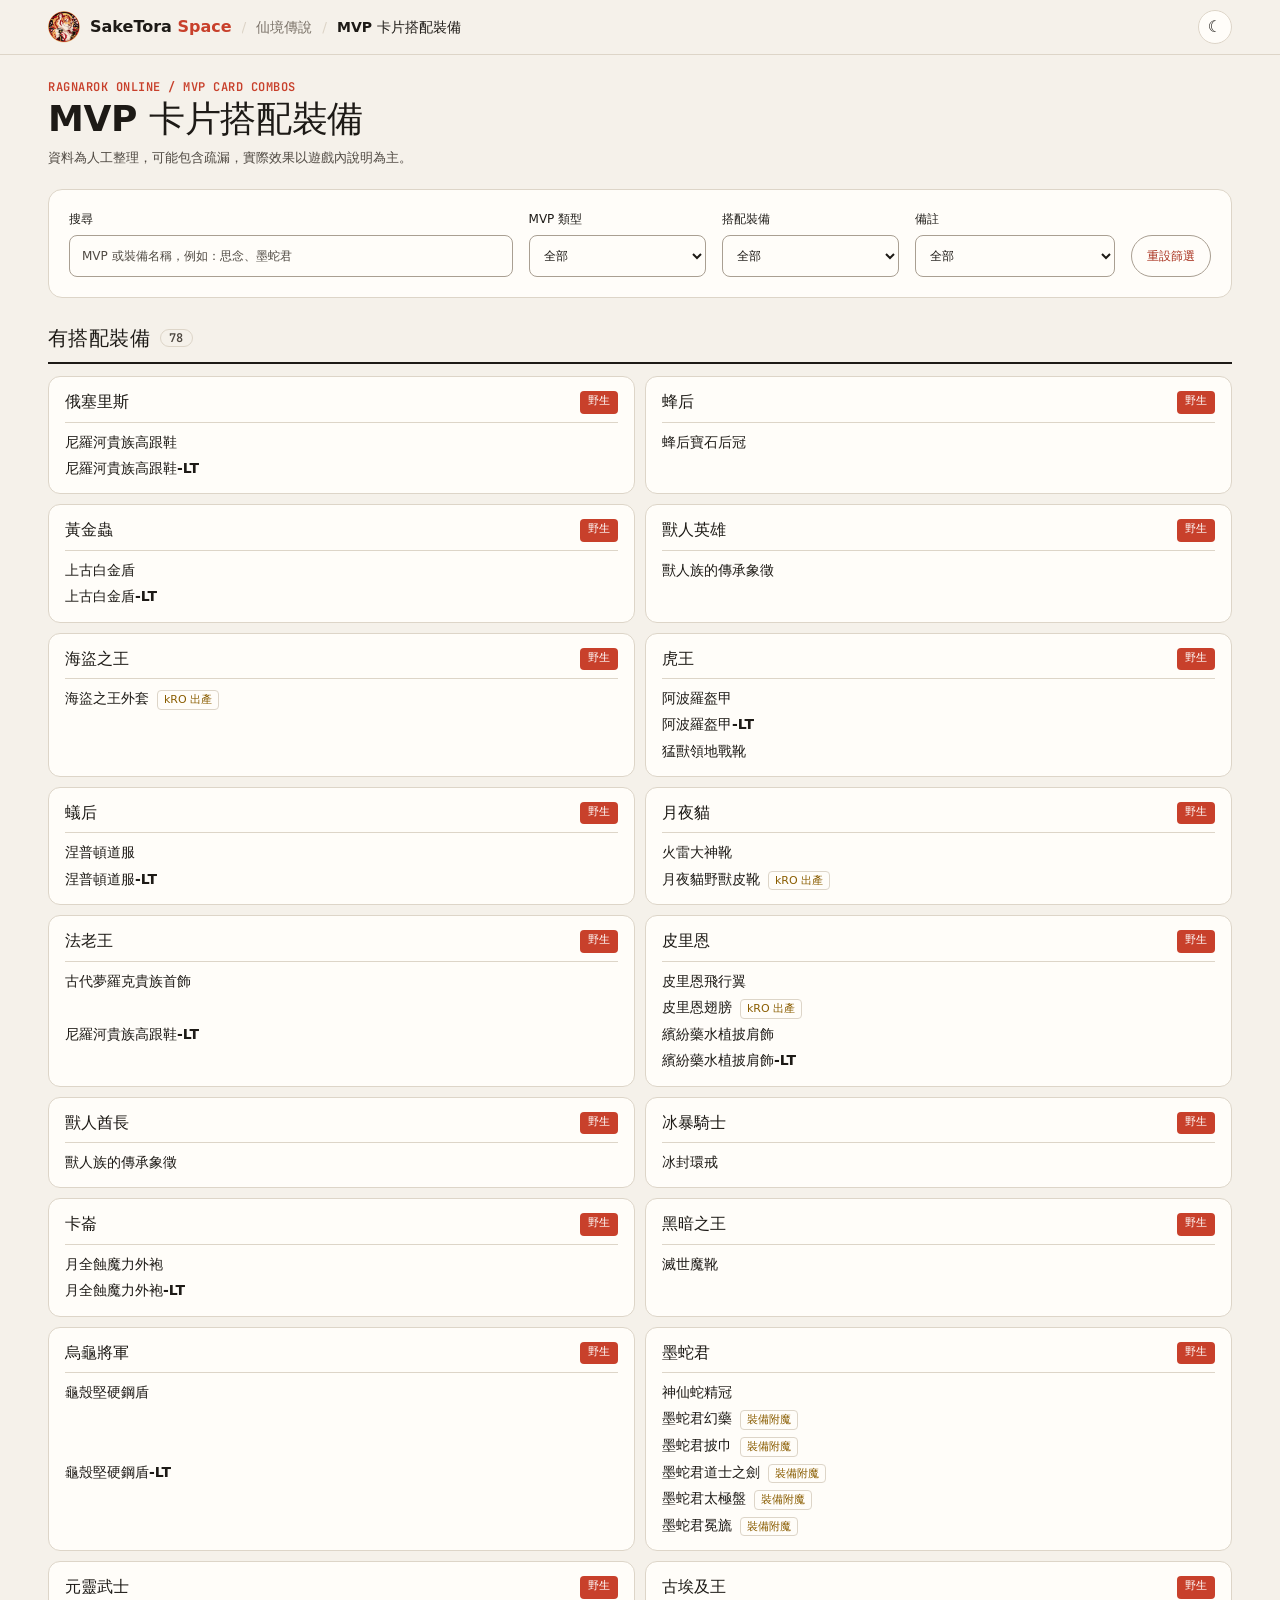
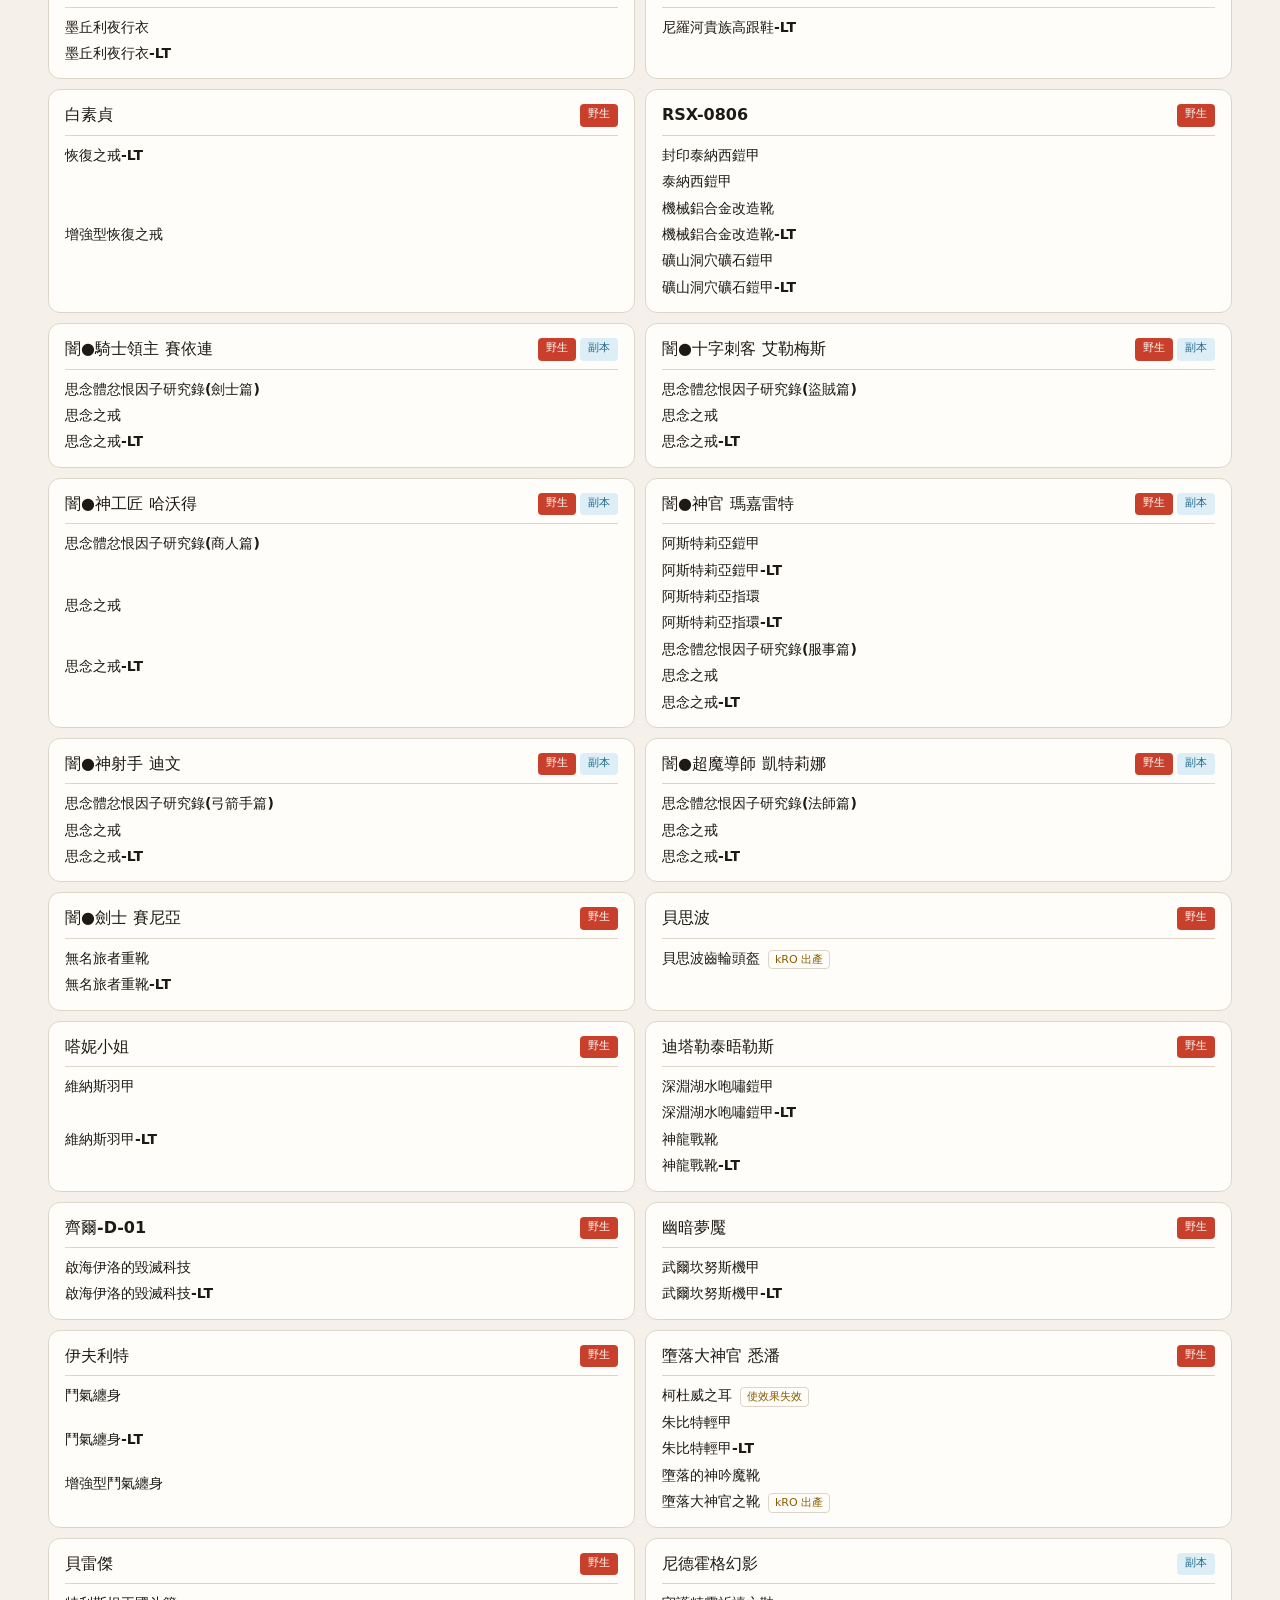
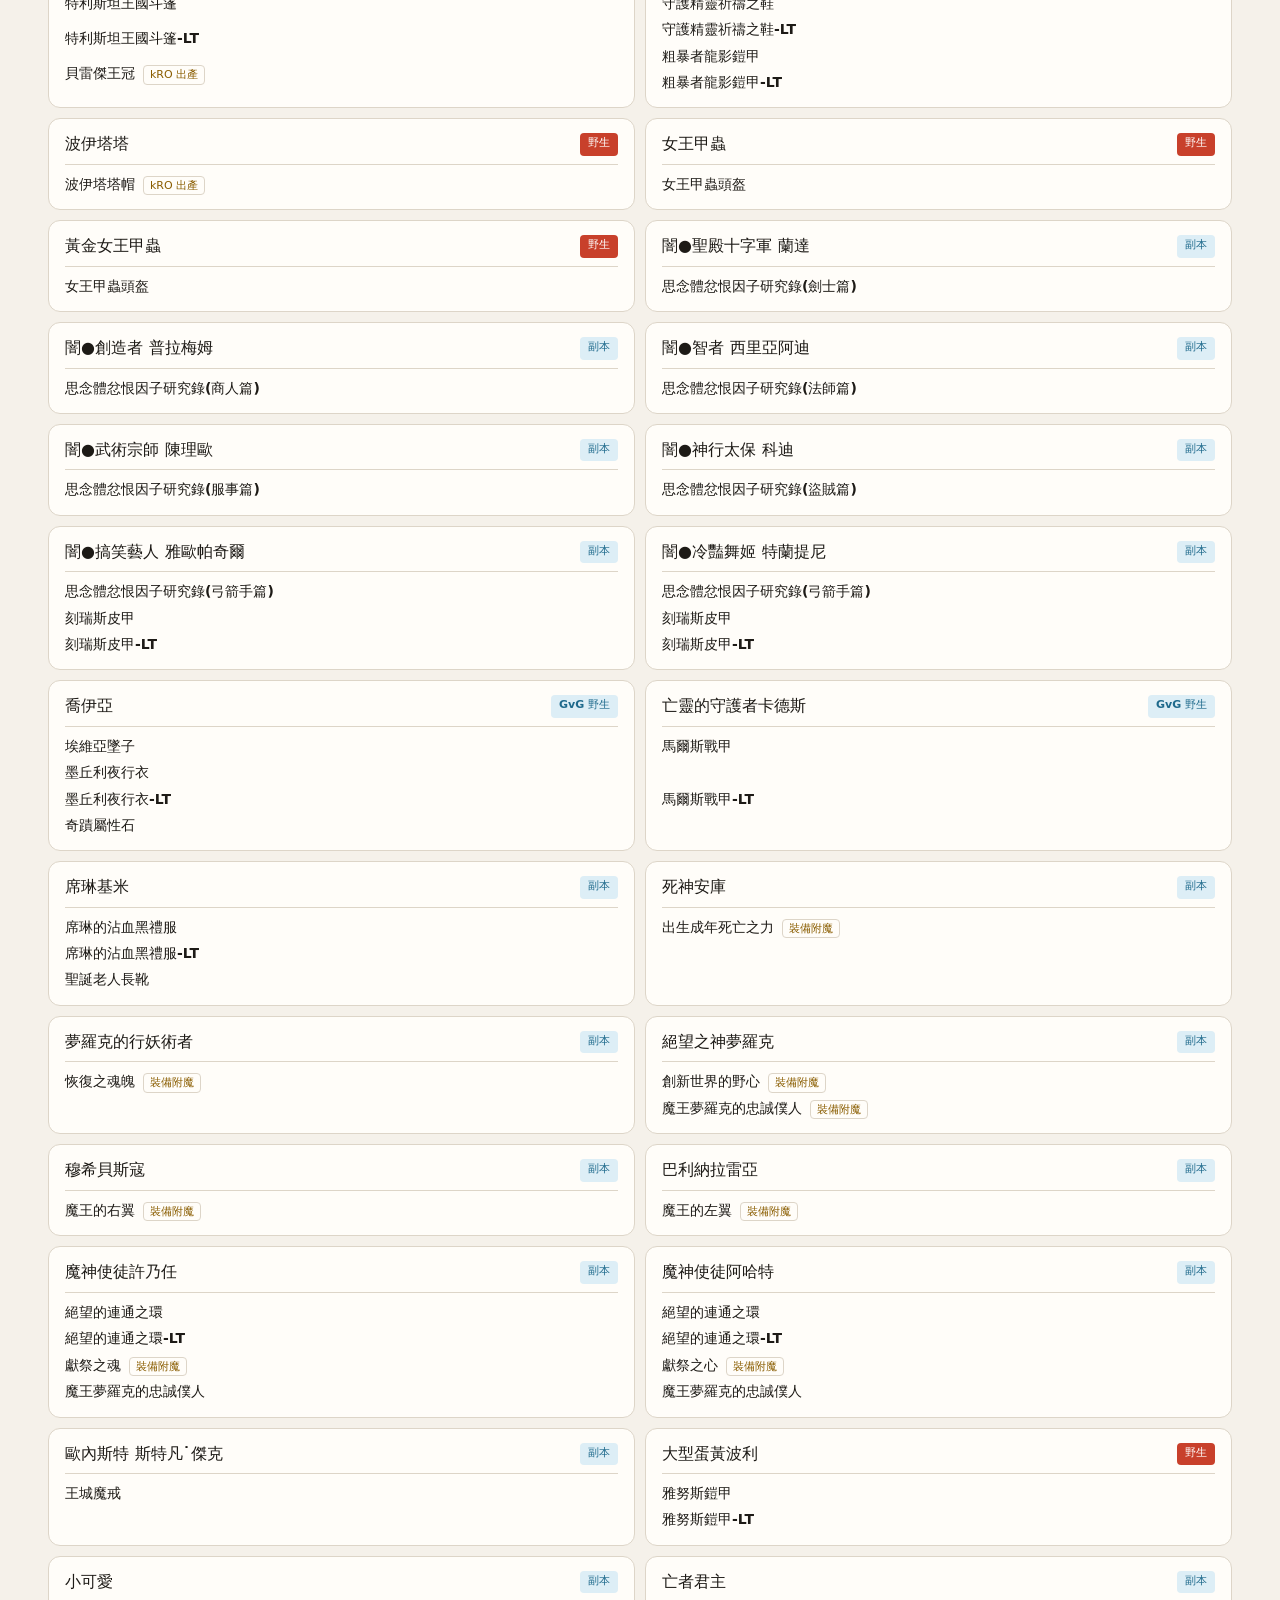
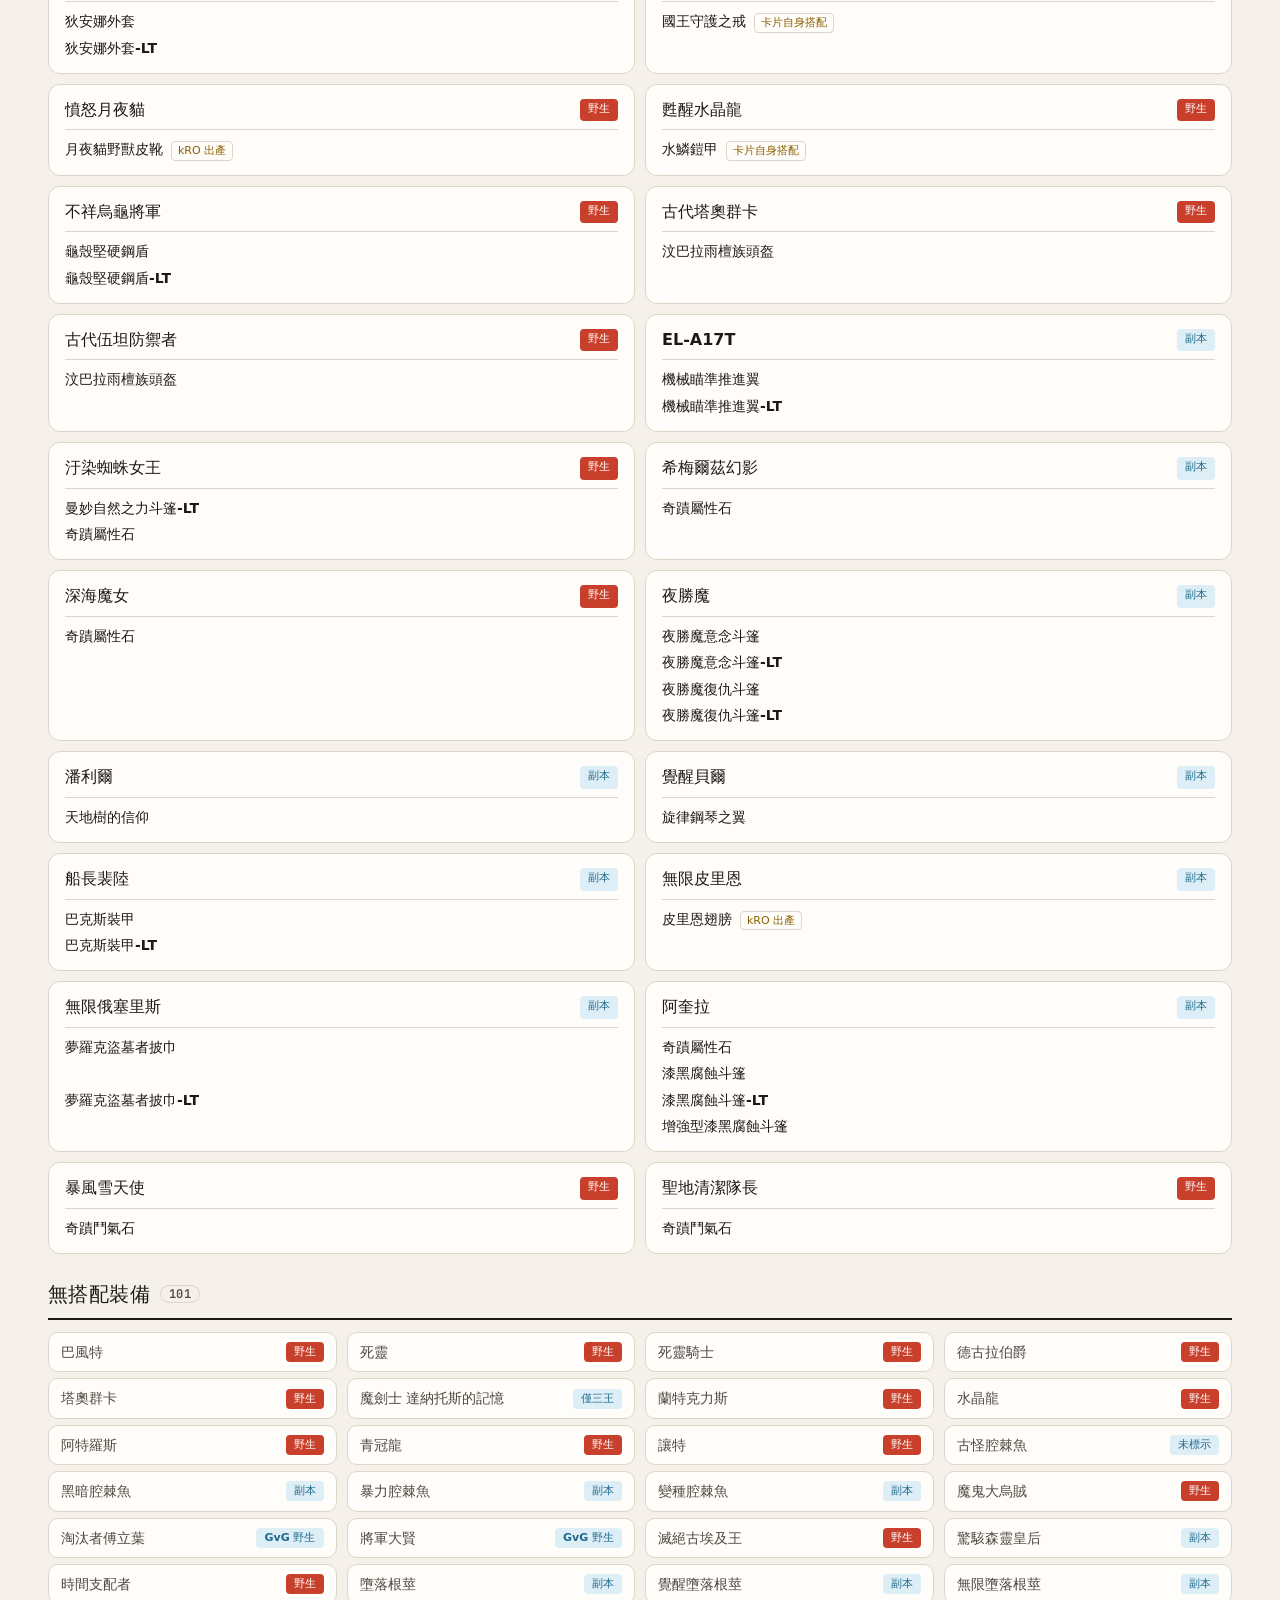
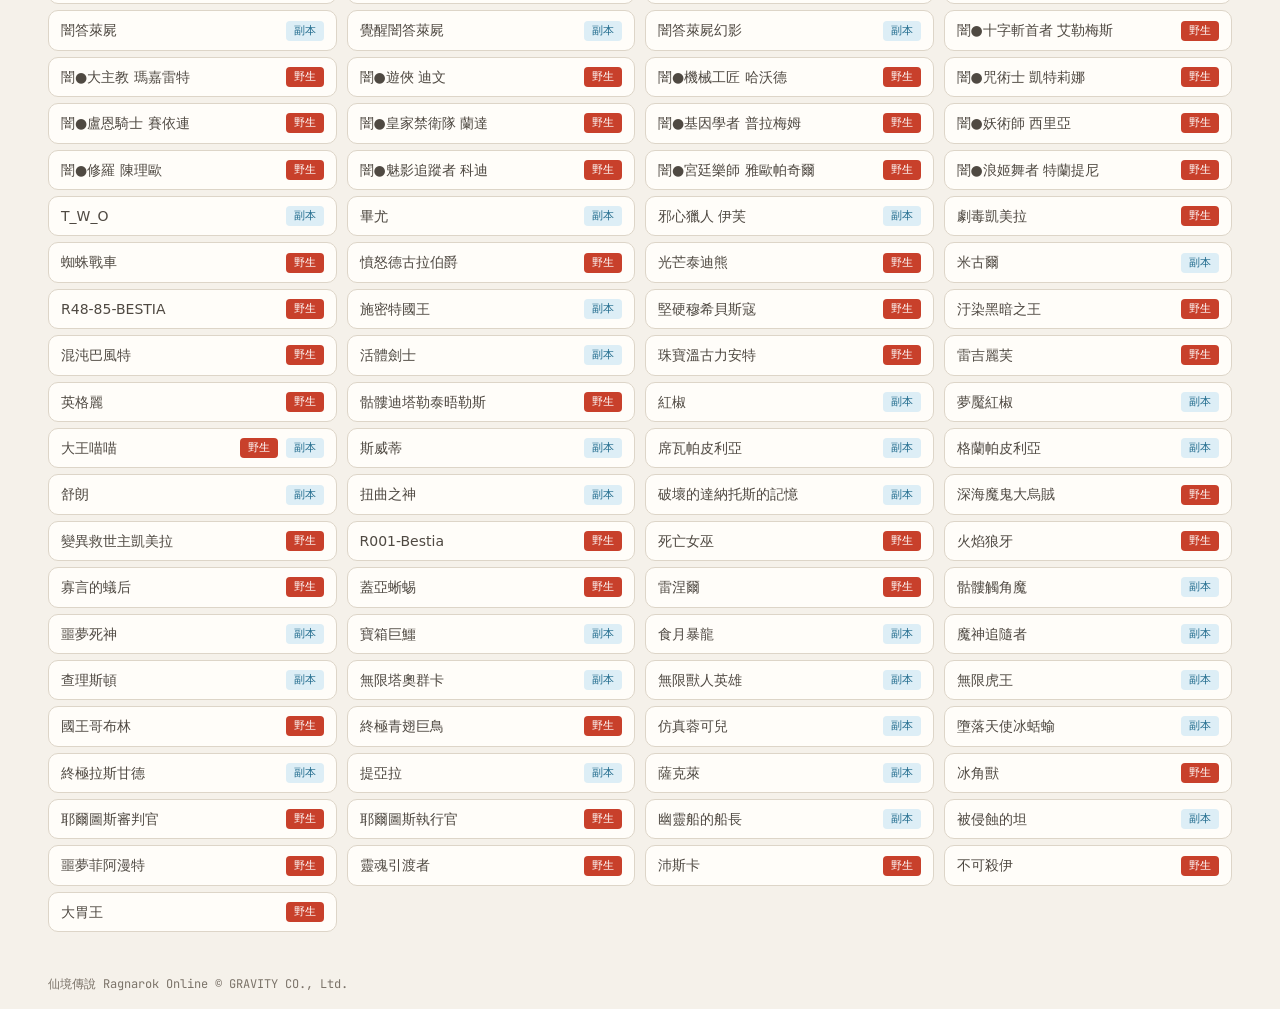
<file: ragnarok-boss-cards.html>
<!doctype html>
<html lang="zh-Hant">
<head>
  <meta charset="utf-8">
  <meta name="viewport" content="width=device-width, initial-scale=1">
  <meta name="theme-color" content="#f5f1ea" media="(prefers-color-scheme: light)">
  <meta name="theme-color" content="#151412" media="(prefers-color-scheme: dark)">
  <meta name="description" content="仙境傳說 MVP 卡片搭配裝備整理，依 MVP 名稱、裝備名稱與 MVP 類型查詢可與 MVP 卡片搭配的裝備。">
  <title>MVP 卡片搭配裝備 · 仙境傳說 · SakeTora Space</title>
  <link rel="canonical" href="https://saketora95.github.io/SakeToraSpace/ragnarok-boss-cards.html">
  <meta property="og:type" content="website">
  <meta property="og:site_name" content="SakeTora Space">
  <meta property="og:locale" content="zh_TW">
  <meta property="og:title" content="MVP 卡片搭配裝備 · 仙境傳說 · SakeTora Space">
  <meta property="og:description" content="依 MVP 名稱、裝備名稱與 MVP 類型查詢可與 MVP 卡片搭配的裝備。">
  <meta property="og:url" content="https://saketora95.github.io/SakeToraSpace/ragnarok-boss-cards.html">
  <meta property="og:image" content="https://saketora95.github.io/SakeToraSpace/assets/welcome.png">
  <meta property="og:image:type" content="image/png">
  <meta property="og:image:width" content="600">
  <meta property="og:image:height" content="600">
  <meta property="og:image:alt" content="酒虎舉杯歡迎你來到 SakeTora Space">
  <meta name="twitter:card" content="summary_large_image">
  <meta name="twitter:title" content="MVP 卡片搭配裝備 · 仙境傳說 · SakeTora Space">
  <meta name="twitter:description" content="依 MVP 名稱、裝備名稱與 MVP 類型查詢可與 MVP 卡片搭配的裝備。">
  <meta name="twitter:image" content="https://saketora95.github.io/SakeToraSpace/assets/welcome.png">
  <meta name="twitter:image:alt" content="酒虎舉杯歡迎你來到 SakeTora Space">
  <link rel="icon" href="./assets/favicon.png" type="image/png">
  <link rel="preconnect" href="https://fonts.googleapis.com">
  <link rel="preconnect" href="https://fonts.gstatic.com" crossorigin>
  <link rel="stylesheet" href="https://fonts.googleapis.com/css2?family=JetBrains+Mono:wght@400;600&display=swap">
  <script>try { const t = localStorage.getItem("saketora.theme"); if (t === "light" || t === "dark") document.documentElement.dataset.theme = t; } catch {}</script>
  <link rel="stylesheet" href="./assets/css/styles.css">
  <link rel="stylesheet" href="./assets/css/theme.css">
  <link rel="stylesheet" href="./assets/css/ragnarok-boss-cards.css">
  <script src="./assets/js/theme.js" defer></script>
  <script src="./assets/js/tools/ragnarok/boss-card-data.js" defer></script>
  <script src="./assets/js/tools/ragnarok/boss-cards.js" defer></script>
  <script src="./assets/js/page-navigation.js" defer></script>
</head>
<body class="boss-page">
  <a class="skip-link" href="#main">跳至主要內容</a>
  <header class="site-header">
    <div class="crumbs"><a class="logo" href="./" aria-label="SakeTora Space 工具箱首頁"><img src="./assets/favicon.png" alt="" width="32" height="32"><span>SakeTora <b>Space</b></span></a><span class="crumb">仙境傳說</span><span class="crumb" aria-current="page">MVP 卡片搭配裝備</span></div>
    <nav class="header-actions" aria-label="網站"><button type="button" id="theme-toggle" class="icon-btn" aria-label="切換主題">☾</button></nav>
  </header>
  <main id="main" class="page">
    <div class="page-head">
      <span class="page-kicker">RAGNAROK ONLINE / MVP CARD COMBOS</span>
      <h1>MVP 卡片搭配裝備</h1>
      <p class="boss-source">資料為人工整理，可能包含疏漏，實際效果以遊戲內說明為主。</p>
    </div>
    <section id="boss-tool" aria-label="MVP 卡片搭配裝備查詢">
      <div class="boss-filters">
        <label class="field" for="boss-query">搜尋<input id="boss-query" type="search" placeholder="MVP 或裝備名稱，例如：思念、墨蛇君"></label>
        <label class="field" for="boss-type">MVP 類型<select id="boss-type"><option value="">全部</option></select></label>
        <label class="field" for="boss-paired">搭配裝備<select id="boss-paired"><option value="">全部</option><option value="yes">有搭配裝備</option><option value="no">無搭配裝備</option></select></label>
        <label class="field" for="boss-note">備註<select id="boss-note"><option value="">全部</option></select></label>
        <button id="boss-reset" class="secondary-button" type="button">重設篩選</button>
      </div>
      <p id="boss-status" class="boss-status" role="status" aria-live="polite"></p>
      <div id="boss-results"></div>
    </section>
    <noscript><p class="notice">請啟用 JavaScript 以使用 MVP 卡片搭配裝備查詢。</p></noscript>
  </main>
  <footer class="site-footer"><span>仙境傳說 Ragnarok Online © GRAVITY CO., Ltd.</span></footer>
</body>
</html>
</file>
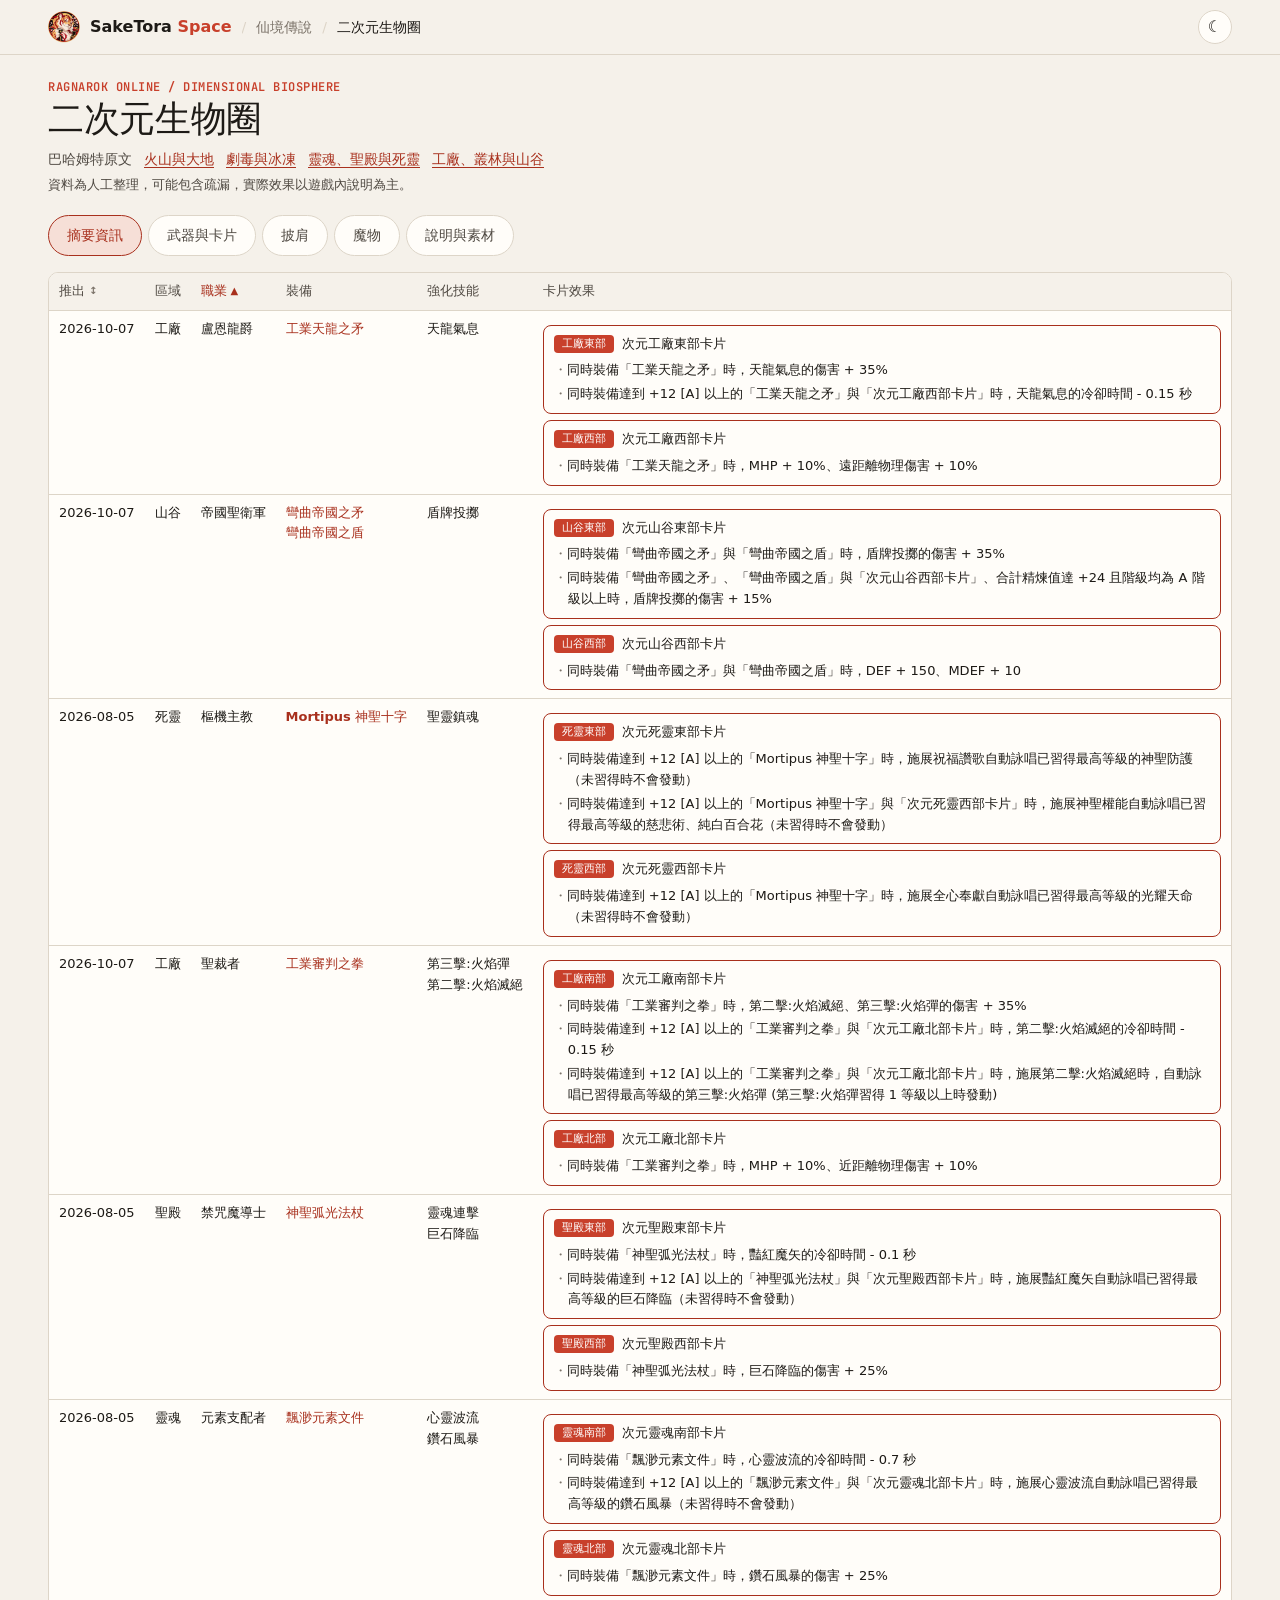
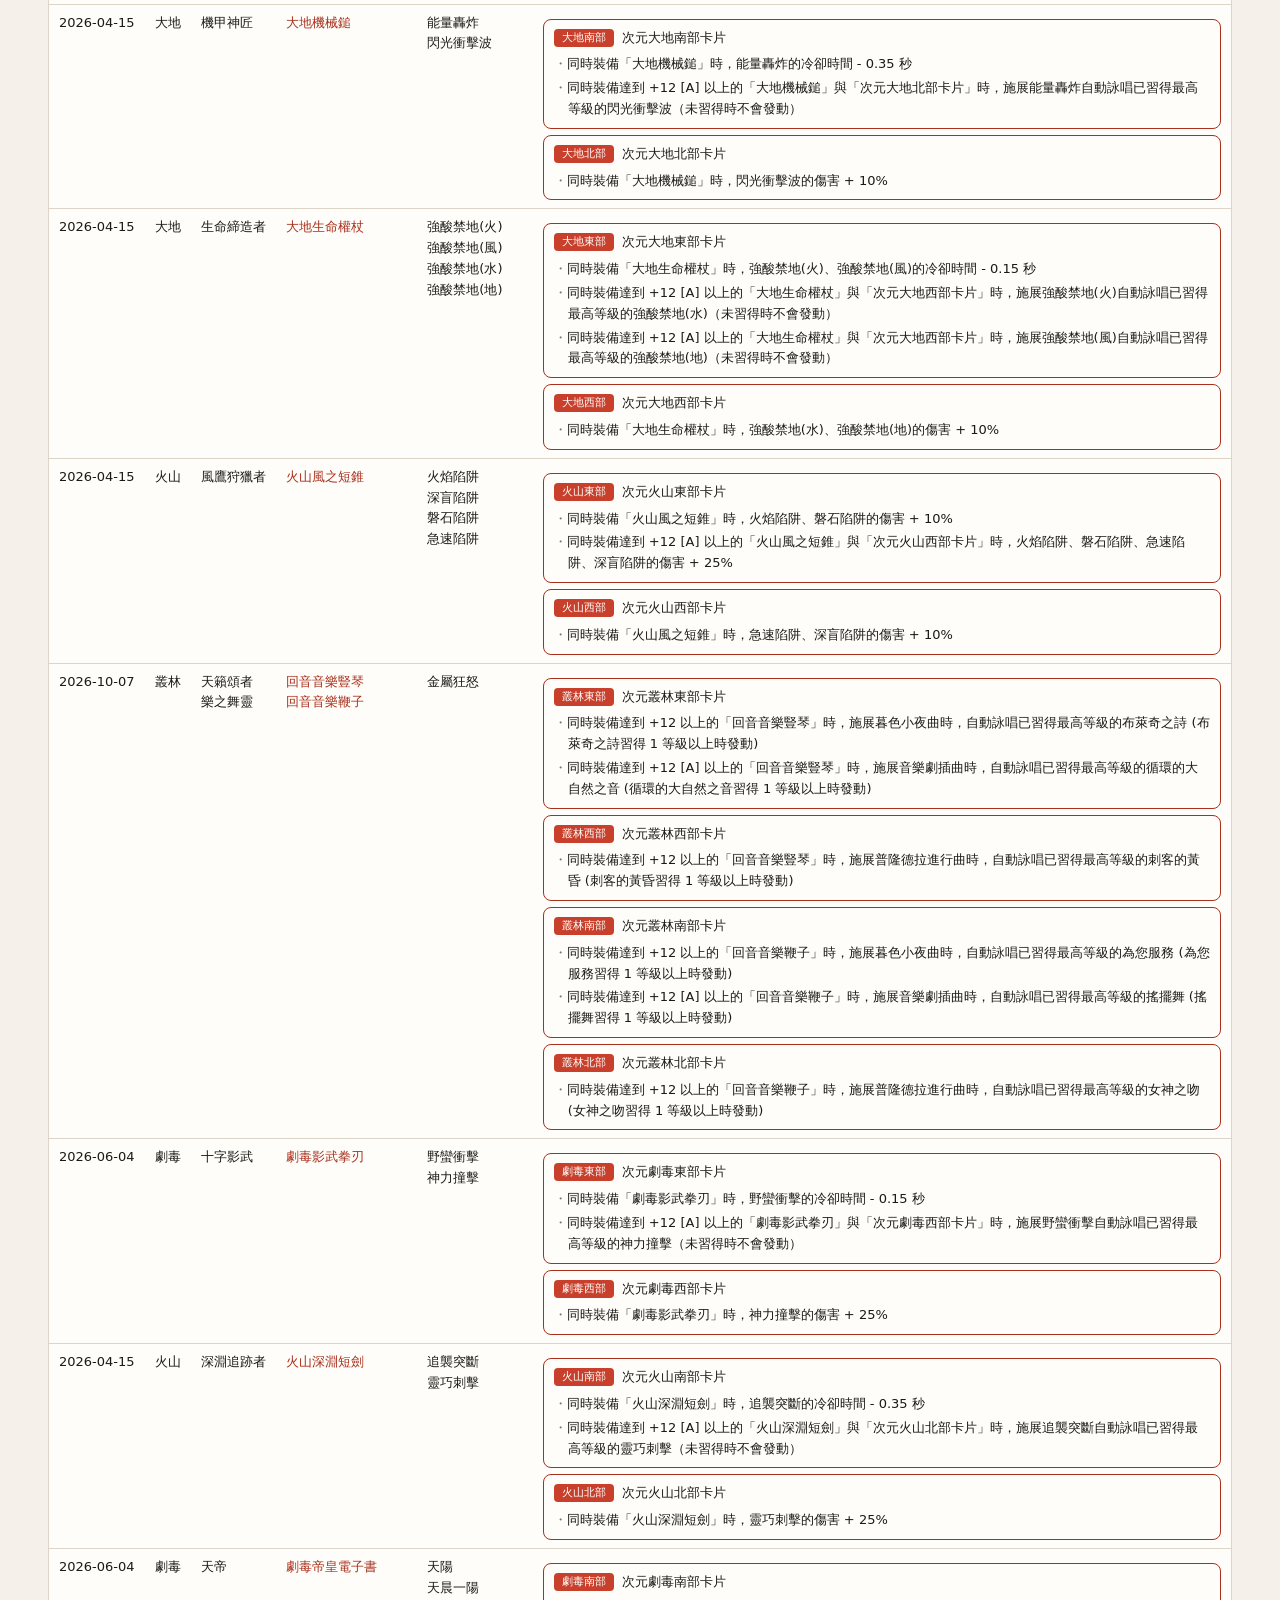
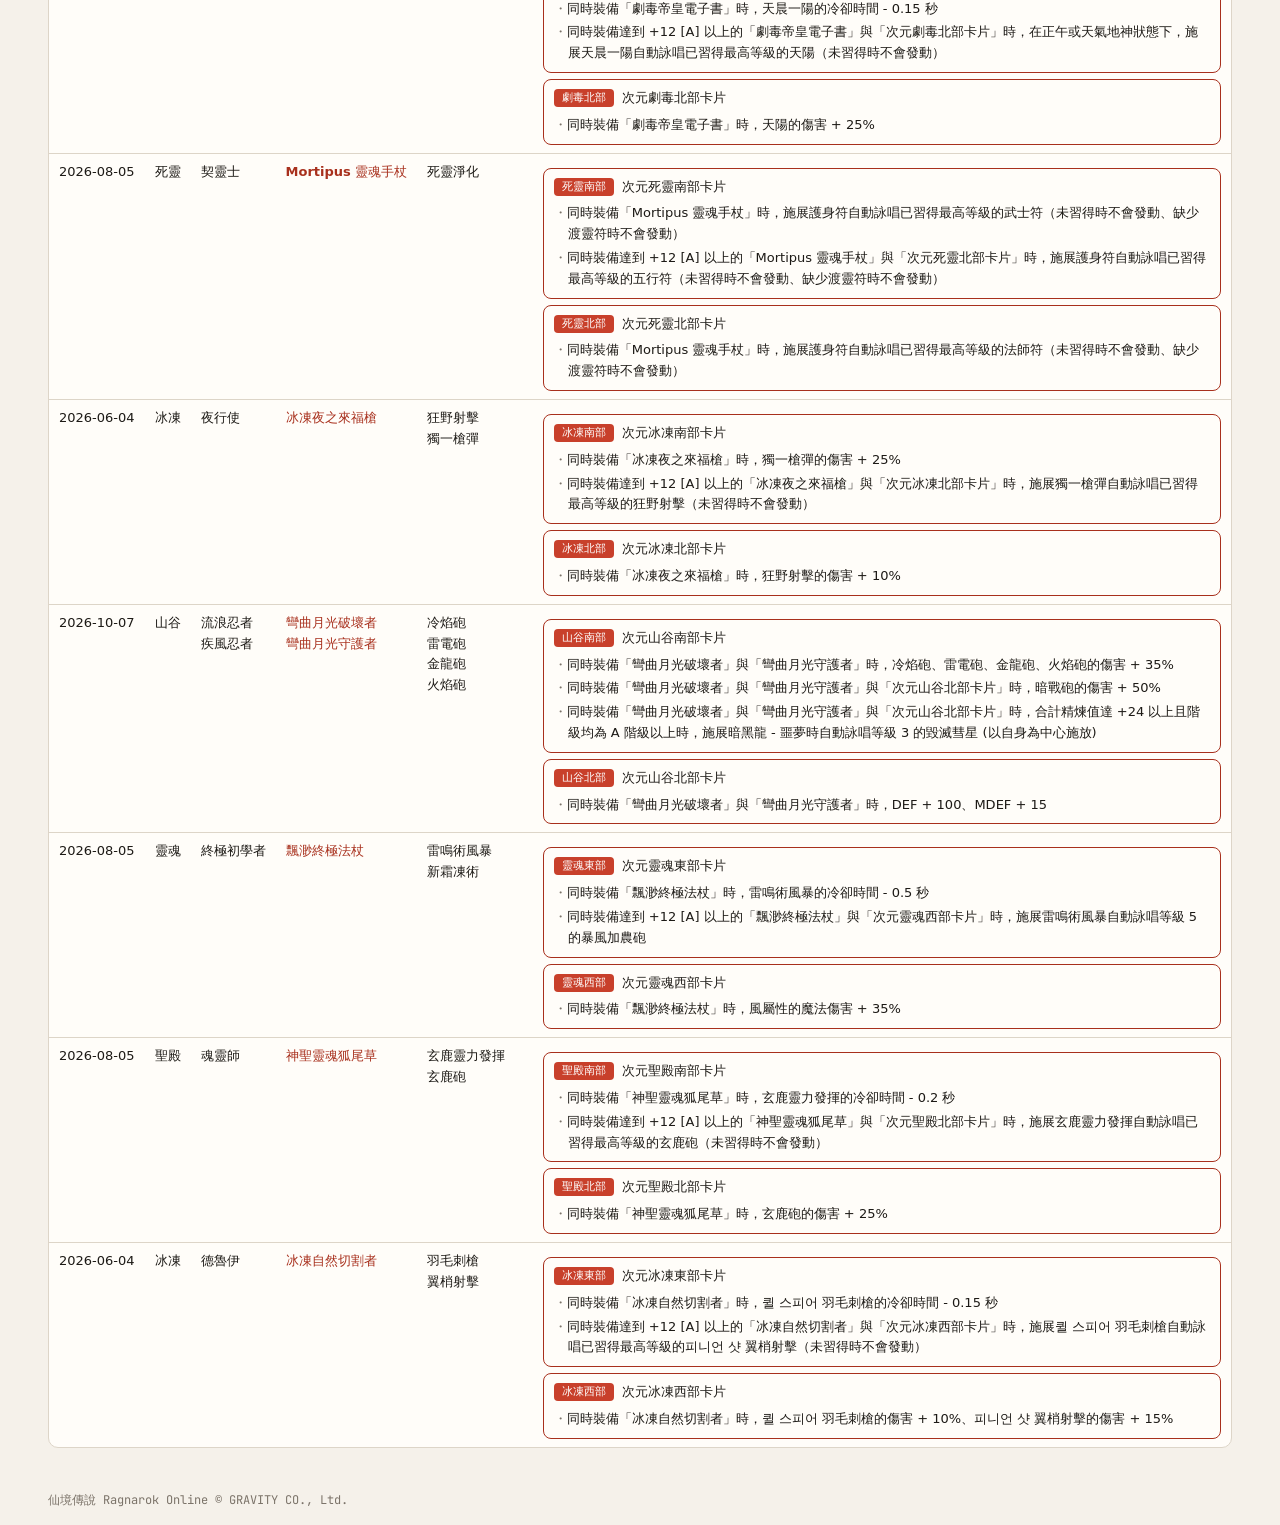
<file: ragnarok-dimension-biosphere.html>
<!doctype html>
<html lang="zh-Hant">
<head>
  <meta charset="utf-8">
  <meta name="viewport" content="width=device-width, initial-scale=1">
  <meta name="theme-color" content="#f5f1ea" media="(prefers-color-scheme: light)">
  <meta name="theme-color" content="#151412" media="(prefers-color-scheme: dark)">
  <meta name="description" content="仙境傳說 kRO 二次元生物圈整理，依職業與區域查閱二次元武器、搭配卡片、披肩與魔物資訊。">
  <title>二次元生物圈 · 仙境傳說 · SakeTora Space</title>
  <link rel="canonical" href="https://saketora95.github.io/SakeToraSpace/ragnarok-dimension-biosphere.html">
  <meta property="og:type" content="website">
  <meta property="og:site_name" content="SakeTora Space">
  <meta property="og:locale" content="zh_TW">
  <meta property="og:title" content="二次元生物圈 · 仙境傳說 · SakeTora Space">
  <meta property="og:description" content="依職業與區域查閱 kRO 二次元生物圈的武器、卡片、披肩與魔物資訊。">
  <meta property="og:url" content="https://saketora95.github.io/SakeToraSpace/ragnarok-dimension-biosphere.html">
  <meta property="og:image" content="https://saketora95.github.io/SakeToraSpace/assets/welcome.png">
  <meta property="og:image:type" content="image/png">
  <meta property="og:image:width" content="600">
  <meta property="og:image:height" content="600">
  <meta property="og:image:alt" content="酒虎舉杯歡迎你來到 SakeTora Space">
  <meta name="twitter:card" content="summary_large_image">
  <meta name="twitter:title" content="二次元生物圈 · 仙境傳說 · SakeTora Space">
  <meta name="twitter:description" content="依職業與區域查閱 kRO 二次元生物圈的武器、卡片、披肩與魔物資訊。">
  <meta name="twitter:image" content="https://saketora95.github.io/SakeToraSpace/assets/welcome.png">
  <meta name="twitter:image:alt" content="酒虎舉杯歡迎你來到 SakeTora Space">
  <link rel="icon" href="./assets/favicon.png" type="image/png">
  <link rel="preconnect" href="https://fonts.googleapis.com">
  <link rel="preconnect" href="https://fonts.gstatic.com" crossorigin>
  <link rel="stylesheet" href="https://fonts.googleapis.com/css2?family=JetBrains+Mono:wght@400;600&display=swap">
  <script>try { const t = localStorage.getItem("saketora.theme"); if (t === "light" || t === "dark") document.documentElement.dataset.theme = t; } catch {}</script>
  <link rel="stylesheet" href="./assets/css/styles.css">
  <link rel="stylesheet" href="./assets/css/theme.css">
  <link rel="stylesheet" href="./assets/css/ragnarok-two-dimension-weapons.css">
  <link rel="stylesheet" href="./assets/css/ragnarok-dimension-biosphere.css">
  <script src="./assets/js/theme.js" defer></script>
  <script src="./assets/js/tools/ragnarok/dimension-biosphere-data.js" defer></script>
  <script src="./assets/js/tools/ragnarok/job-order.js" defer></script>
  <script src="./assets/js/tools/ragnarok/dimension-biosphere.js" defer></script>
  <script src="./assets/js/page-navigation.js" defer></script>
</head>
<body class="dimension-page">
  <a class="skip-link" href="#main">跳至主要內容</a>
  <header class="site-header">
    <div class="crumbs"><a class="logo" href="./" aria-label="SakeTora Space 工具箱首頁"><img src="./assets/favicon.png" alt="" width="32" height="32"><span>SakeTora <b>Space</b></span></a><span class="crumb">仙境傳說</span><span class="crumb" aria-current="page">二次元生物圈</span></div>
    <nav class="header-actions" aria-label="網站"><button type="button" id="theme-toggle" class="icon-btn" aria-label="切換主題">☾</button></nav>
  </header>
  <main id="main" class="page">
    <div class="page-head">
      <span class="page-kicker">RAGNAROK ONLINE / DIMENSIONAL BIOSPHERE</span>
      <div class="page-title"><h1>二次元生物圈</h1></div>
      <p class="page-sources"><span>巴哈姆特原文</span><a href="https://forum.gamer.com.tw/C.php?bsn=4212&amp;snA=439873" target="_blank" rel="noopener">火山與大地</a><a href="https://forum.gamer.com.tw/C.php?bsn=4212&amp;snA=440019" target="_blank" rel="noopener">劇毒與冰凍</a><a href="https://forum.gamer.com.tw/C.php?bsn=4212&amp;snA=440202" target="_blank" rel="noopener">靈魂、聖殿與死靈</a><a href="https://forum.gamer.com.tw/C.php?bsn=4212&amp;snA=440488" target="_blank" rel="noopener">工廠、叢林與山谷</a></p>
      <p class="dimension-source">資料為人工整理，可能包含疏漏，實際效果以遊戲內說明為主。</p>
    </div>
    <section id="biosphere-tool" aria-label="二次元生物圈資訊">
      <div class="dimension-views" role="tablist" aria-label="資訊分類">
        <button type="button" role="tab" id="biosphere-tab-summary" aria-controls="biosphere-view-summary" data-view="summary">摘要資訊</button>
        <button type="button" role="tab" id="biosphere-tab-weapons" aria-controls="biosphere-view-weapons" data-view="weapons">武器與卡片</button>
        <button type="button" role="tab" id="biosphere-tab-capes" aria-controls="biosphere-view-capes" data-view="capes">披肩</button>
        <button type="button" role="tab" id="biosphere-tab-monsters" aria-controls="biosphere-view-monsters" data-view="monsters">魔物</button>
        <button type="button" role="tab" id="biosphere-tab-about" aria-controls="biosphere-view-about" data-view="about">說明與素材</button>
      </div>

      <div id="biosphere-view-summary" role="tabpanel" aria-labelledby="biosphere-tab-summary">
        <div id="biosphere-summary-table"></div>
      </div>

      <div id="biosphere-view-weapons" role="tabpanel" aria-labelledby="biosphere-tab-weapons" hidden>
        <div class="dimension-filters biosphere-filters">
          <label class="field" for="biosphere-job">職業<select id="biosphere-job"><option value="">所有職業</option></select></label>
          <label class="field" for="biosphere-batch">推出批次<select id="biosphere-batch"><option value="">所有批次</option></select></label>
          <label class="field" for="biosphere-region">區域<select id="biosphere-region"><option value="">所有區域</option></select></label>
          <label class="field" for="biosphere-query">搜尋<input id="biosphere-query" type="search" placeholder="裝備、卡片、技能或效果，例如：自動詠唱、冷卻時間"></label>
          <button id="biosphere-reset" class="secondary-button" type="button">重設篩選</button>
        </div>
        <p id="biosphere-status" class="dimension-status" role="status" aria-live="polite"></p>
        <div id="biosphere-results"></div>
      </div>

      <div id="biosphere-view-capes" role="tabpanel" aria-labelledby="biosphere-tab-capes" hidden></div>
      <div id="biosphere-view-monsters" role="tabpanel" aria-labelledby="biosphere-tab-monsters" hidden></div>
      <div id="biosphere-view-about" role="tabpanel" aria-labelledby="biosphere-tab-about" hidden></div>
    </section>
    <noscript><p class="notice">請啟用 JavaScript 以瀏覽二次元生物圈資訊。</p></noscript>
  </main>
  <footer class="site-footer"><span>仙境傳說 Ragnarok Online © GRAVITY CO., Ltd.</span></footer>
</body>
</html>
</file>
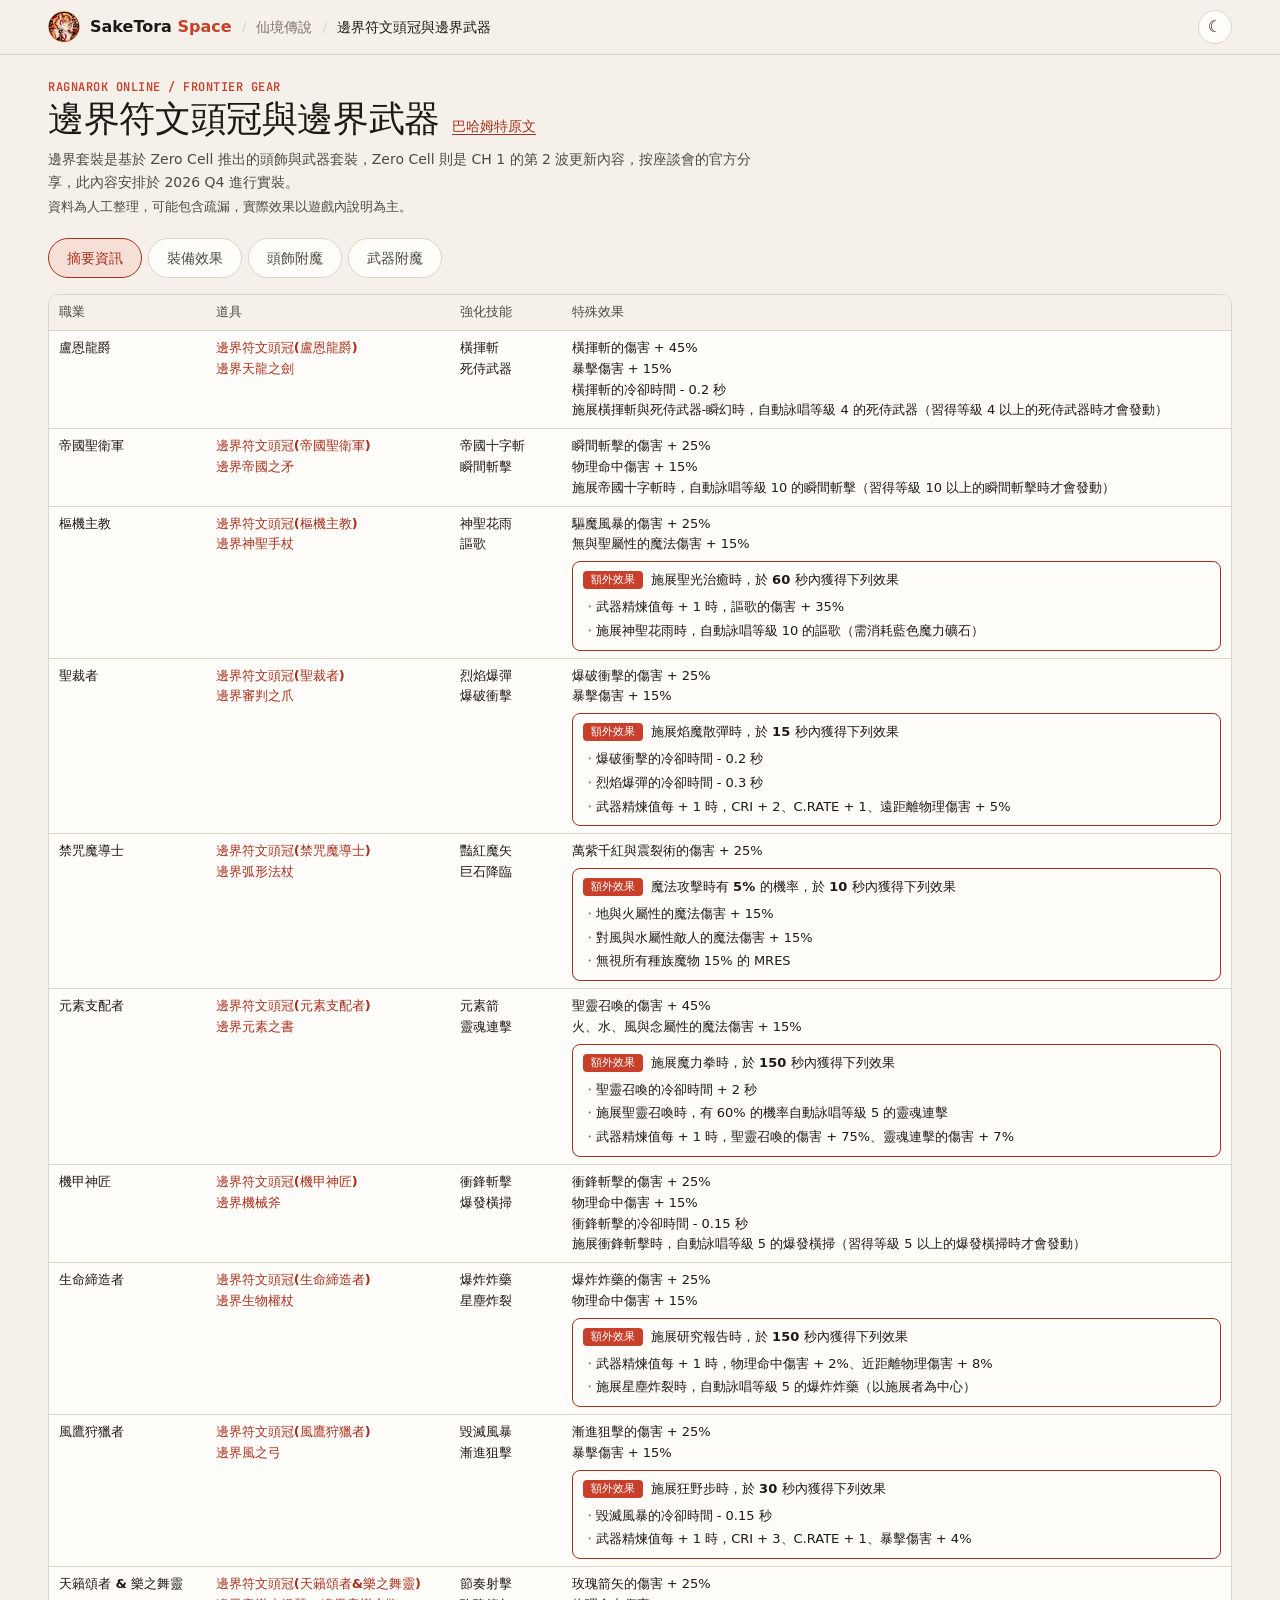
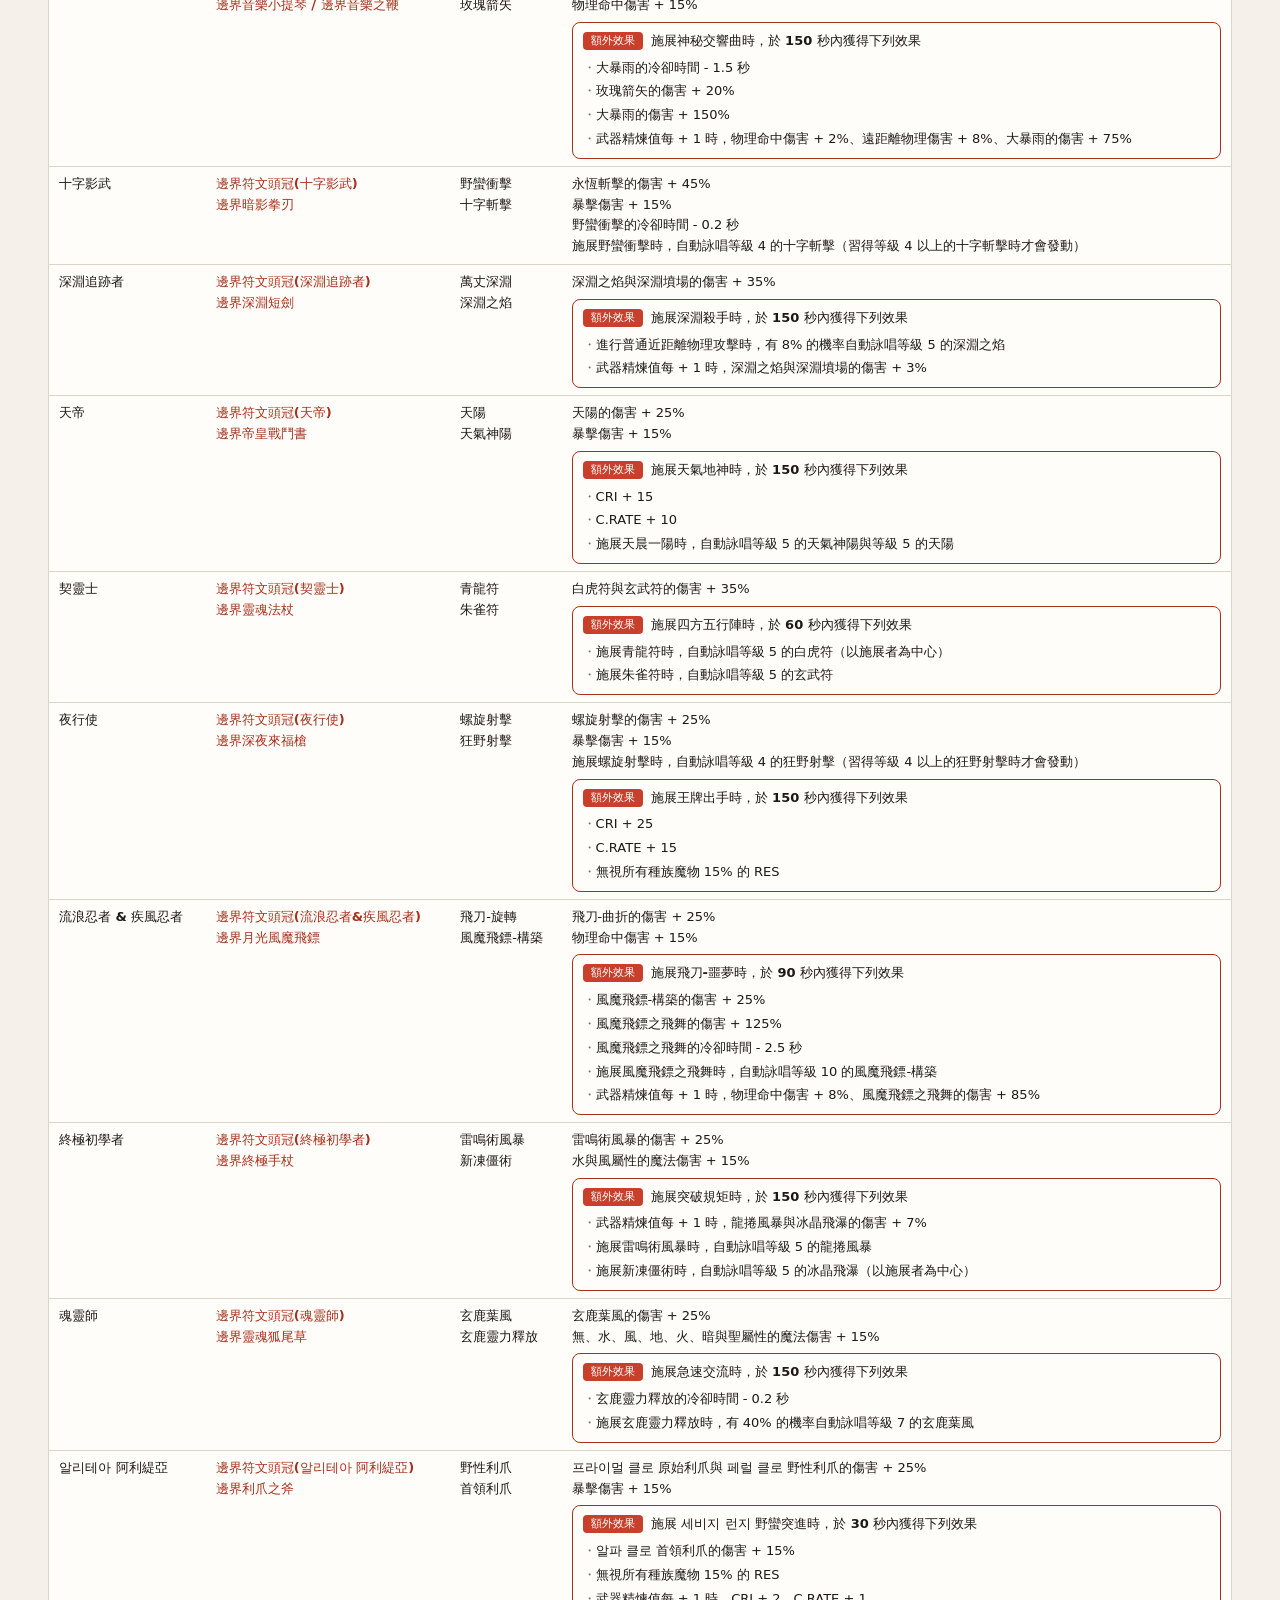
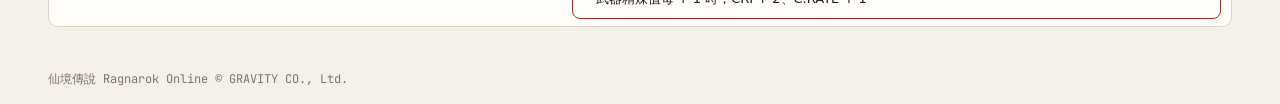
<file: ragnarok-frontier-gear.html>
<!doctype html>
<html lang="zh-Hant">
<head>
  <meta charset="utf-8">
  <meta name="viewport" content="width=device-width, initial-scale=1">
  <meta name="theme-color" content="#f5f1ea" media="(prefers-color-scheme: light)">
  <meta name="theme-color" content="#151412" media="(prefers-color-scheme: dark)">
  <meta name="description" content="仙境傳說 kRO 邊界符文頭冠與邊界武器整理，依職業查閱各階級效果、套裝效果、頭飾附魔與武器隨機附加能力。">
  <title>邊界符文頭冠與邊界武器 · 仙境傳說 · SakeTora Space</title>
  <link rel="canonical" href="https://saketora95.github.io/SakeToraSpace/ragnarok-frontier-gear.html">
  <meta property="og:type" content="website">
  <meta property="og:site_name" content="SakeTora Space">
  <meta property="og:locale" content="zh_TW">
  <meta property="og:title" content="邊界符文頭冠與邊界武器 · 仙境傳說 · SakeTora Space">
  <meta property="og:description" content="依職業查閱邊界符文頭冠與邊界武器的效果、套裝效果與附魔資訊。">
  <meta property="og:url" content="https://saketora95.github.io/SakeToraSpace/ragnarok-frontier-gear.html">
  <meta property="og:image" content="https://saketora95.github.io/SakeToraSpace/assets/welcome.png">
  <meta property="og:image:type" content="image/png">
  <meta property="og:image:width" content="600">
  <meta property="og:image:height" content="600">
  <meta property="og:image:alt" content="酒虎舉杯歡迎你來到 SakeTora Space">
  <meta name="twitter:card" content="summary_large_image">
  <meta name="twitter:title" content="邊界符文頭冠與邊界武器 · 仙境傳說 · SakeTora Space">
  <meta name="twitter:description" content="依職業查閱邊界符文頭冠與邊界武器的效果、套裝效果與附魔資訊。">
  <meta name="twitter:image" content="https://saketora95.github.io/SakeToraSpace/assets/welcome.png">
  <meta name="twitter:image:alt" content="酒虎舉杯歡迎你來到 SakeTora Space">
  <link rel="icon" href="./assets/favicon.png" type="image/png">
  <link rel="preconnect" href="https://fonts.googleapis.com">
  <link rel="preconnect" href="https://fonts.gstatic.com" crossorigin>
  <link rel="stylesheet" href="https://fonts.googleapis.com/css2?family=JetBrains+Mono:wght@400;600&display=swap">
  <script>try { const t = localStorage.getItem("saketora.theme"); if (t === "light" || t === "dark") document.documentElement.dataset.theme = t; } catch {}</script>
  <link rel="stylesheet" href="./assets/css/styles.css">
  <link rel="stylesheet" href="./assets/css/theme.css">
  <link rel="stylesheet" href="./assets/css/ragnarok-frontier-gear.css">
  <link rel="stylesheet" href="./assets/css/ragnarok-frontier-weapon-enchant.css">
  <script src="./assets/js/theme.js" defer></script>
  <script src="./assets/js/tools/ragnarok/frontier-gear-data.js" defer></script>
  <script src="./assets/js/tools/ragnarok/frontier-weapon-enchant-data.js" defer></script>
  <script src="./assets/js/tools/ragnarok/frontier-weapon-enchant.js" defer></script>
  <script src="./assets/js/tools/ragnarok/frontier-gear.js" defer></script>
  <script src="./assets/js/page-navigation.js" defer></script>
</head>
<body class="frontier-page">
  <a class="skip-link" href="#main">跳至主要內容</a>
  <header class="site-header">
    <div class="crumbs"><a class="logo" href="./" aria-label="SakeTora Space 工具箱首頁"><img src="./assets/favicon.png" alt="" width="32" height="32"><span>SakeTora <b>Space</b></span></a><span class="crumb">仙境傳說</span><span class="crumb" aria-current="page">邊界符文頭冠與邊界武器</span></div>
    <nav class="header-actions" aria-label="網站"><button type="button" id="theme-toggle" class="icon-btn" aria-label="切換主題">☾</button></nav>
  </header>
  <main id="main" class="page">
    <div class="page-head">
      <span class="page-kicker">RAGNAROK ONLINE / FRONTIER GEAR</span>
      <div class="page-title"><h1>邊界符文頭冠與邊界武器</h1><a class="page-source" href="https://forum.gamer.com.tw/C.php?bsn=4212&amp;snA=439564" target="_blank" rel="noopener">巴哈姆特原文</a></div>
      <p id="frontier-release"></p>
      <p class="frontier-source">資料為人工整理，可能包含疏漏，實際效果以遊戲內說明為主。</p>
    </div>
    <section id="frontier-tool" aria-label="邊界裝備資訊">
      <div class="frontier-views" role="tablist" aria-label="資訊分類">
        <button type="button" role="tab" id="frontier-tab-summary" aria-controls="frontier-view-summary" data-view="summary">摘要資訊</button>
        <button type="button" role="tab" id="frontier-tab-gear" aria-controls="frontier-view-gear" data-view="gear">裝備效果</button>
        <button type="button" role="tab" id="frontier-tab-headgear" aria-controls="frontier-view-headgear" data-view="headgear">頭飾附魔</button>
        <button type="button" role="tab" id="frontier-tab-weapon" aria-controls="frontier-view-weapon" data-view="weapon">武器附魔</button>
      </div>

      <div id="frontier-view-summary" role="tabpanel" aria-labelledby="frontier-tab-summary"></div>

      <div id="frontier-view-gear" role="tabpanel" aria-labelledby="frontier-tab-gear" hidden>
        <div class="frontier-filters">
          <label class="field" for="frontier-job">職業<select id="frontier-job"><option value="">所有職業</option></select></label>
          <label class="field" for="frontier-query">搜尋<input id="frontier-query" type="search" placeholder="道具、技能或效果，例如：謳歌、冷卻時間"></label>
          <button id="frontier-reset" class="secondary-button" type="button">重設篩選</button>
        </div>
        <p id="frontier-status" class="frontier-status" role="status" aria-live="polite"></p>
        <div id="frontier-results"></div>
      </div>

      <div id="frontier-view-headgear" role="tabpanel" aria-labelledby="frontier-tab-headgear" hidden></div>
      <div id="frontier-view-weapon" role="tabpanel" aria-labelledby="frontier-tab-weapon" hidden></div>
    </section>
    <noscript><p class="notice">請啟用 JavaScript 以瀏覽邊界裝備資訊。</p></noscript>
  </main>
  <footer class="site-footer"><span>仙境傳說 Ragnarok Online © GRAVITY CO., Ltd.</span></footer>
</body>
</html>
</file>
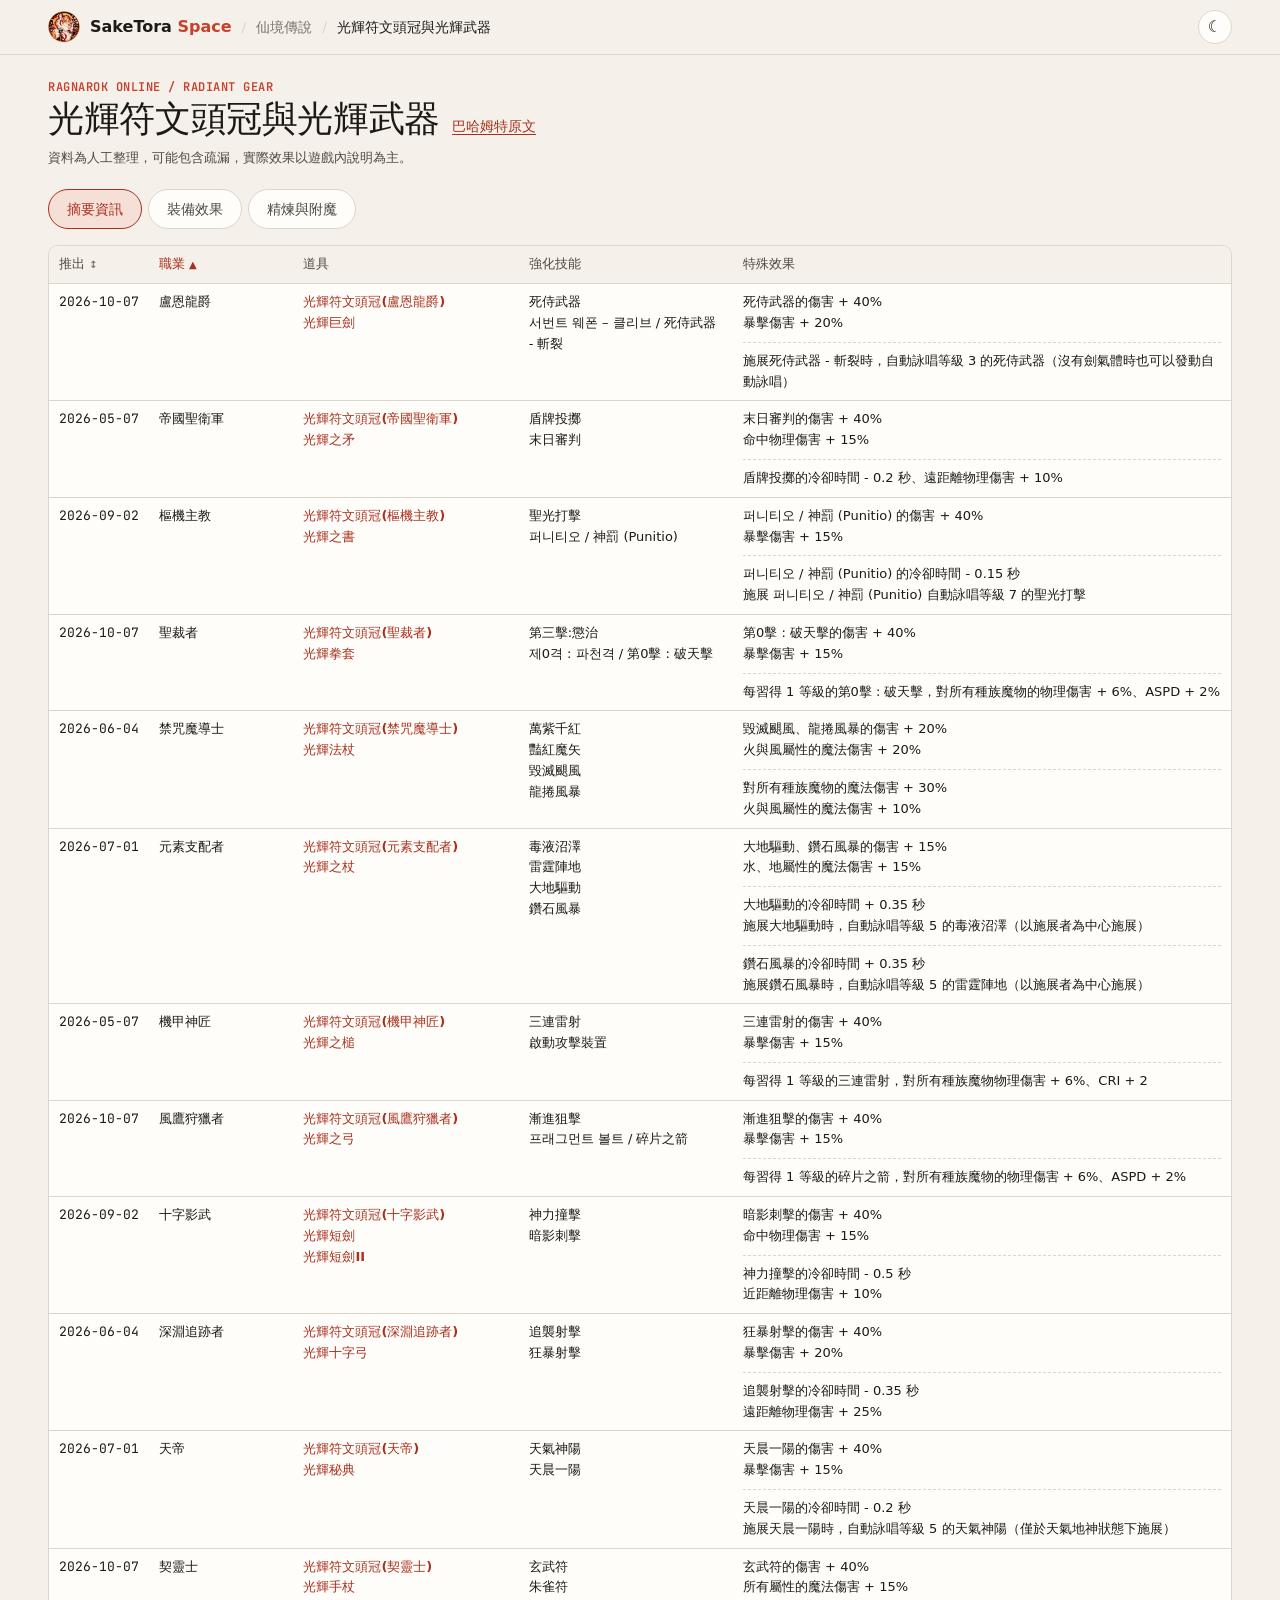
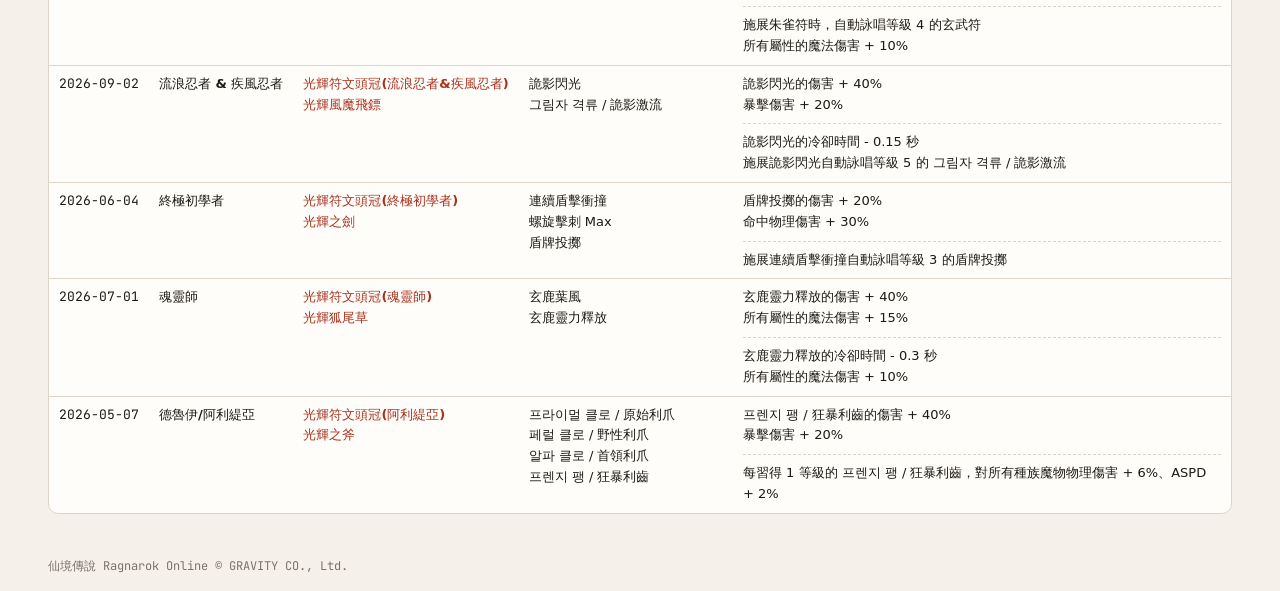
<file: ragnarok-radiant-gear.html>
<!doctype html>
<html lang="zh-Hant">
<head>
  <meta charset="utf-8">
  <meta name="viewport" content="width=device-width, initial-scale=1">
  <meta name="theme-color" content="#f5f1ea" media="(prefers-color-scheme: light)">
  <meta name="theme-color" content="#151412" media="(prefers-color-scheme: dark)">
  <meta name="description" content="仙境傳說 kRO 光輝符文頭冠與光輝武器整理，依職業與推出日期查閱各階級效果、套裝效果、精煉槌與頭飾附魔。">
  <title>光輝符文頭冠與光輝武器 · 仙境傳說 · SakeTora Space</title>
  <link rel="canonical" href="https://saketora95.github.io/SakeToraSpace/ragnarok-radiant-gear.html">
  <meta property="og:type" content="website">
  <meta property="og:site_name" content="SakeTora Space">
  <meta property="og:locale" content="zh_TW">
  <meta property="og:title" content="光輝符文頭冠與光輝武器 · 仙境傳說 · SakeTora Space">
  <meta property="og:description" content="依職業查閱光輝符文頭冠與光輝武器的效果、套裝效果與附魔資訊。">
  <meta property="og:url" content="https://saketora95.github.io/SakeToraSpace/ragnarok-radiant-gear.html">
  <meta property="og:image" content="https://saketora95.github.io/SakeToraSpace/assets/welcome.png">
  <meta property="og:image:type" content="image/png">
  <meta property="og:image:width" content="600">
  <meta property="og:image:height" content="600">
  <meta property="og:image:alt" content="酒虎舉杯歡迎你來到 SakeTora Space">
  <meta name="twitter:card" content="summary_large_image">
  <meta name="twitter:title" content="光輝符文頭冠與光輝武器 · 仙境傳說 · SakeTora Space">
  <meta name="twitter:description" content="依職業查閱光輝符文頭冠與光輝武器的效果、套裝效果與附魔資訊。">
  <meta name="twitter:image" content="https://saketora95.github.io/SakeToraSpace/assets/welcome.png">
  <meta name="twitter:image:alt" content="酒虎舉杯歡迎你來到 SakeTora Space">
  <link rel="icon" href="./assets/favicon.png" type="image/png">
  <link rel="preconnect" href="https://fonts.googleapis.com">
  <link rel="preconnect" href="https://fonts.gstatic.com" crossorigin>
  <link rel="stylesheet" href="https://fonts.googleapis.com/css2?family=JetBrains+Mono:wght@400;600&display=swap">
  <script>try { const t = localStorage.getItem("saketora.theme"); if (t === "light" || t === "dark") document.documentElement.dataset.theme = t; } catch {}</script>
  <link rel="stylesheet" href="./assets/css/styles.css">
  <link rel="stylesheet" href="./assets/css/theme.css">
  <link rel="stylesheet" href="./assets/css/ragnarok-rune-gear.css">
  <script src="./assets/js/theme.js" defer></script>
  <script src="./assets/js/tools/ragnarok/radiant-gear-data.js" defer></script>
  <script src="./assets/js/tools/ragnarok/job-order.js" defer></script>
  <script src="./assets/js/tools/ragnarok/rune-gear.js" defer></script>
  <script src="./assets/js/page-navigation.js" defer></script>
</head>
<body class="rune-page">
  <a class="skip-link" href="#main">跳至主要內容</a>
  <header class="site-header">
    <div class="crumbs"><a class="logo" href="./" aria-label="SakeTora Space 工具箱首頁"><img src="./assets/favicon.png" alt="" width="32" height="32"><span>SakeTora <b>Space</b></span></a><span class="crumb">仙境傳說</span><span class="crumb" aria-current="page">光輝符文頭冠與光輝武器</span></div>
    <nav class="header-actions" aria-label="網站"><button type="button" id="theme-toggle" class="icon-btn" aria-label="切換主題">☾</button></nav>
  </header>
  <main id="main" class="page">
    <div class="page-head">
      <span class="page-kicker">RAGNAROK ONLINE / RADIANT GEAR</span>
      <div class="page-title"><h1>光輝符文頭冠與光輝武器</h1><a class="page-source" href="https://forum.gamer.com.tw/C.php?bsn=4212&amp;snA=439950" target="_blank" rel="noopener">巴哈姆特原文</a></div>
      <p class="rune-source">資料為人工整理，可能包含疏漏，實際效果以遊戲內說明為主。</p>
    </div>
    <section id="rune-tool" aria-label="光輝裝備資訊">
      <div class="rune-views" role="tablist" aria-label="資訊分類">
        <button type="button" role="tab" id="rune-tab-summary" aria-controls="rune-view-summary" data-view="summary">摘要資訊</button>
        <button type="button" role="tab" id="rune-tab-gear" aria-controls="rune-view-gear" data-view="gear">裝備效果</button>
        <button type="button" role="tab" id="rune-tab-items" aria-controls="rune-view-items" data-view="items">精煉與附魔</button>
      </div>

      <div id="rune-view-summary" role="tabpanel" aria-labelledby="rune-tab-summary">
        <div id="rune-summary-table" class="rune-summary"></div>
      </div>

      <div id="rune-view-gear" role="tabpanel" aria-labelledby="rune-tab-gear" hidden>
        <div class="rune-filters">
          <label class="field" for="rune-job">職業<select id="rune-job"><option value="">所有職業</option></select></label>
          <label class="field" for="rune-wave">推出日期<select id="rune-wave"><option value="">所有日期</option></select></label>
          <label class="field" for="rune-query">搜尋<input id="rune-query" type="search" placeholder="道具、技能或效果，例如：自動詠唱、冷卻時間"></label>
          <button id="rune-reset" class="secondary-button" type="button">重設篩選</button>
        </div>
        <p id="rune-status" class="rune-status" role="status" aria-live="polite"></p>
        <div id="rune-results"></div>
      </div>

      <div id="rune-view-items" role="tabpanel" aria-labelledby="rune-tab-items" hidden></div>
    </section>
    <noscript><p class="notice">請啟用 JavaScript 以瀏覽光輝裝備資訊。</p></noscript>
  </main>
  <footer class="site-footer"><span>仙境傳說 Ragnarok Online © GRAVITY CO., Ltd.</span></footer>
</body>
</html>
</file>
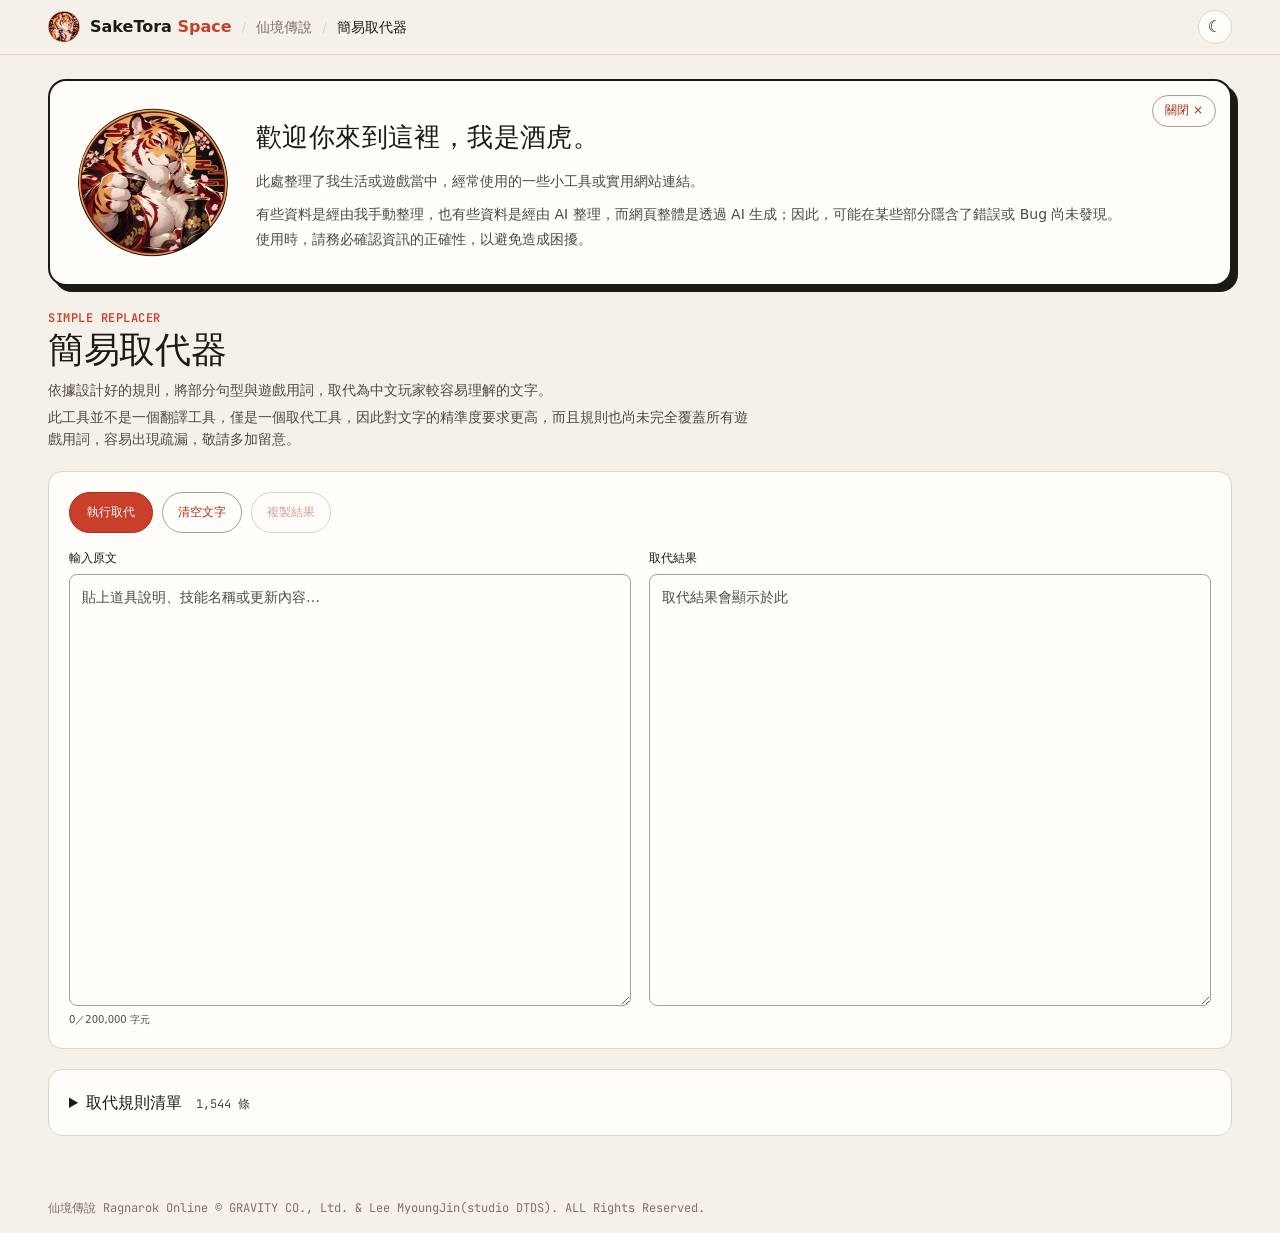
<file: ragnarok-replacer.html>
<!doctype html>
<html lang="zh-Hant">
<head>
  <meta charset="utf-8">
  <meta name="viewport" content="width=device-width, initial-scale=1">
  <meta name="theme-color" content="#f5f1ea" media="(prefers-color-scheme: light)">
  <meta name="theme-color" content="#151412" media="(prefers-color-scheme: dark)">
  <meta name="description" content="仙境傳說簡易取代器，依詞彙、技能與句型規則批次取代文字。">
  <title>簡易取代器 · SakeTora Space</title>
  <link rel="canonical" href="https://saketora95.github.io/SakeToraSpace/ragnarok-replacer.html">
  <meta property="og:type" content="website">
  <meta property="og:site_name" content="SakeTora Space">
  <meta property="og:locale" content="zh_TW">
  <meta property="og:title" content="簡易取代器 · SakeTora Space">
  <meta property="og:description" content="仙境傳說簡易取代器，依詞彙、技能與句型規則批次取代文字。">
  <meta property="og:url" content="https://saketora95.github.io/SakeToraSpace/ragnarok-replacer.html">
  <meta property="og:image" content="https://saketora95.github.io/SakeToraSpace/assets/welcome.png">
  <meta property="og:image:type" content="image/png">
  <meta property="og:image:width" content="600">
  <meta property="og:image:height" content="600">
  <meta property="og:image:alt" content="酒虎舉杯歡迎你來到 SakeTora Space">
  <meta name="twitter:card" content="summary_large_image">
  <meta name="twitter:title" content="簡易取代器 · SakeTora Space">
  <meta name="twitter:description" content="仙境傳說簡易取代器，依詞彙、技能與句型規則批次取代文字。">
  <meta name="twitter:image" content="https://saketora95.github.io/SakeToraSpace/assets/welcome.png">
  <meta name="twitter:image:alt" content="酒虎舉杯歡迎你來到 SakeTora Space">
  <link rel="icon" href="./assets/favicon.png" type="image/png">
  <link rel="preconnect" href="https://fonts.googleapis.com">
  <link rel="preconnect" href="https://fonts.gstatic.com" crossorigin>
  <link rel="stylesheet" href="https://fonts.googleapis.com/css2?family=JetBrains+Mono:wght@400;600&display=swap">
  <script>try { const t = localStorage.getItem("saketora.theme"); if (t === "light" || t === "dark") document.documentElement.dataset.theme = t; } catch {}</script>
  <link rel="stylesheet" href="./assets/css/styles.css">
  <link rel="stylesheet" href="./assets/css/theme.css">
  <link rel="stylesheet" href="./assets/css/simple-replacer.css">
  <script src="./assets/js/theme.js" defer></script>
  <script src="./assets/js/tools/ragnarok/replacer-data/replaceList.js" defer></script>
  <script src="./assets/js/tools/ragnarok/replacer-data/replaceRegexList.js" defer></script>
  <script src="./assets/js/tools/ragnarok/replacer-engine.js" defer></script>
  <script src="./assets/js/tools/ragnarok/simple-replacer.js" defer></script>
  <script src="./assets/js/page-navigation.js" defer></script>
  <script src="./assets/js/simple-replacer-welcome.js" defer></script>
</head>
<body class="replacer-page">
  <a class="skip-link" href="#main">跳至主要內容</a>
  <header class="site-header">
    <div class="crumbs"><span class="logo"><img src="./assets/favicon.png" alt="" width="32" height="32"><span>SakeTora <b>Space</b></span></span><span class="crumb">仙境傳說</span><span class="crumb" aria-current="page">簡易取代器</span></div>
    <nav class="header-actions" aria-label="網站"><button type="button" id="theme-toggle" class="icon-btn" aria-label="切換主題">☾</button></nav>
  </header>
  <main id="main" class="page">
    <section id="welcome-panel" class="welcome-panel" aria-labelledby="welcome-heading" hidden>
      <button id="welcome-close" class="welcome-close secondary-button" type="button" aria-label="關閉自我介紹">關閉 ×</button>
      <img class="welcome-portrait" src="./assets/welcome.png" alt="酒虎舉杯歡迎你" width="1254" height="1254">
      <div class="welcome-copy">
        <h2 id="welcome-heading">歡迎你來到這裡，我是酒虎。</h2>
        <p>此處整理了我生活或遊戲當中，經常使用的一些小工具或實用網站連結。</p>
        <p>有些資料是經由我手動整理，也有些資料是經由 AI 整理，而網頁整體是透過 AI 生成；因此，可能在某些部分隱含了錯誤或 Bug 尚未發現。<br>使用時，請務必確認資訊的正確性，以避免造成困擾。</p>
      </div>
    </section>
    <div class="page-head"><span class="page-kicker">SIMPLE REPLACER</span><h1>簡易取代器</h1>
      <p>依據設計好的規則，將部分句型與遊戲用詞，取代為中文玩家較容易理解的文字。</p>
      <p>此工具並不是一個翻譯工具，僅是一個取代工具，因此對文字的精準度要求更高，而且規則也尚未完全覆蓋所有遊戲用詞，容易出現疏漏，敬請多加留意。</p>
    </div>
    <section aria-label="文字取代" class="replacer-panel">
      <div class="actions"><button id="replace-run" class="primary-button" type="button">執行取代</button><button id="replace-clear" class="secondary-button" type="button">清空文字</button><button id="replace-copy" class="secondary-button" type="button" disabled>複製結果</button></div>
      <div class="replacer-editors">
        <label class="field" for="replace-input">輸入原文<textarea id="replace-input" maxlength="200000" spellcheck="false" aria-describedby="replace-count" placeholder="貼上道具說明、技能名稱或更新內容…"></textarea><small id="replace-count">0／200,000 字元</small></label>
        <label class="field" for="replace-output">取代結果<textarea id="replace-output" readonly spellcheck="false" aria-describedby="replace-stale" placeholder="取代結果會顯示於此"></textarea><small id="replace-stale" role="status" hidden>輸入原文已經變更，目前為舊的取代結果，請重新執行取代。</small></label>
      </div>
    </section>
    <details class="replacer-panel" id="replace-rules">
      <summary>取代規則清單 <span id="rule-total" class="muted"></span></summary>
      <div class="replacer-filters"><label class="field" for="rule-type">規則類型<select id="rule-type"><option value="words">詞彙與技能</option><option value="regex">句型規則</option></select></label><label class="field" for="rule-search">搜尋規則<input id="rule-search" type="search" placeholder="搜尋原文或取代文字"></label></div>
      <div class="replacer-rule-scroll" tabindex="0" role="region" aria-label="規則清單，可捲動"><table><thead><tr><th scope="col">原文／句型</th><th scope="col">取代文字</th></tr></thead><tbody id="rule-rows"></tbody></table></div>
      <div class="replacer-pagination"><button id="rule-prev" type="button" class="secondary-button">上一頁</button><span id="rule-page" role="status"></span><button id="rule-next" type="button" class="secondary-button">下一頁</button></div>
    </details>
    <noscript><p>請啟用 JavaScript 以使用取代功能。</p></noscript>
  </main>
  <footer class="site-footer"><span>仙境傳說 Ragnarok Online © GRAVITY CO., Ltd. &amp; Lee MyoungJin(studio DTDS). ALL Rights Reserved.</span><span class="footer-links"><button id="welcome-restore" type="button" aria-controls="welcome-panel" hidden>重新顯示歡迎訊息</button></span></footer>
</body>
</html>
</file>
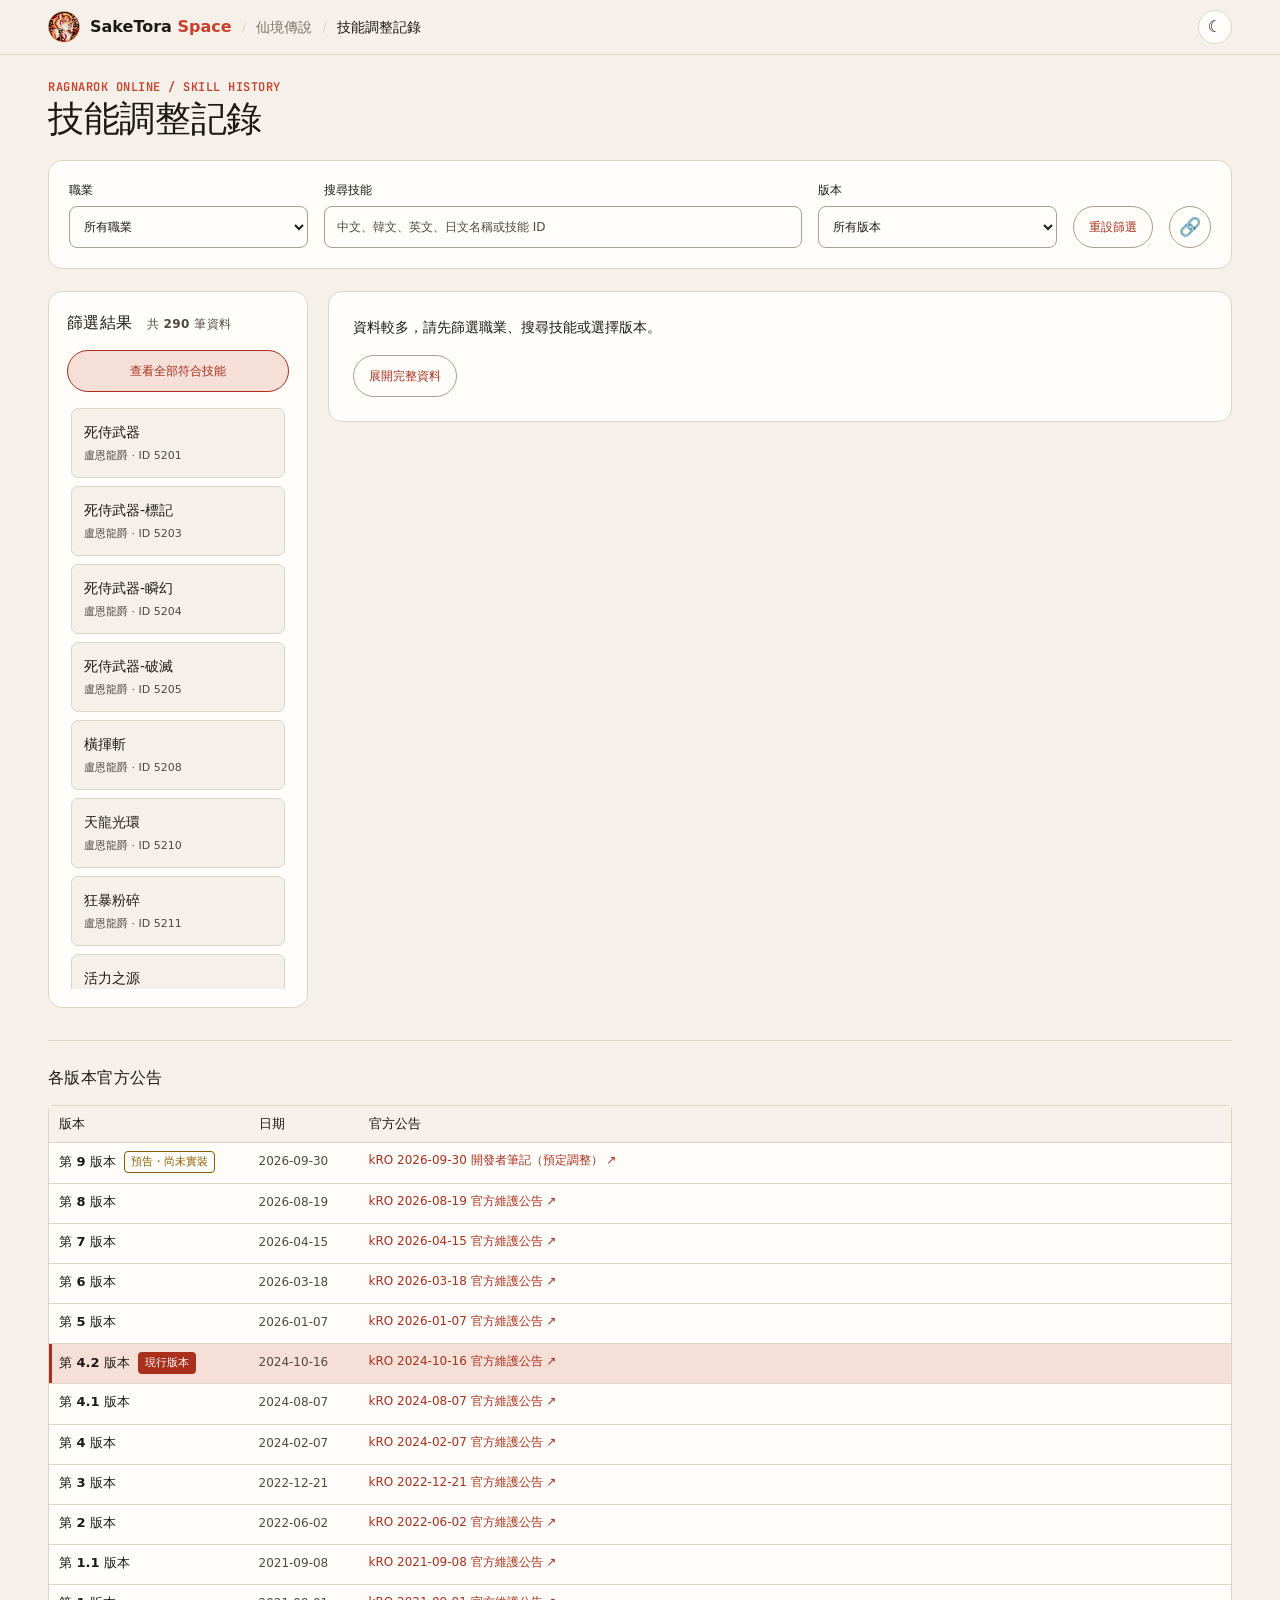
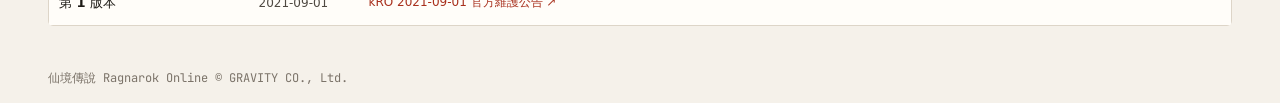
<file: ragnarok-skill-changes.html>
<!doctype html>
<html lang="zh-Hant">
<head>
  <meta charset="utf-8">
  <meta name="viewport" content="width=device-width, initial-scale=1">
  <meta name="theme-color" content="#f5f1ea" media="(prefers-color-scheme: light)">
  <meta name="theme-color" content="#151412" media="(prefers-color-scheme: dark)">
  <meta name="description" content="仙境傳說技能調整記錄，依職業、技能及版本比較調整前後資料與官方維護公告。">
  <title>技能調整記錄 · 仙境傳說 · SakeTora Space</title>
  <link rel="canonical" href="https://saketora95.github.io/SakeToraSpace/ragnarok-skill-changes.html">
  <meta property="og:type" content="website">
  <meta property="og:site_name" content="SakeTora Space">
  <meta property="og:locale" content="zh_TW">
  <meta property="og:title" content="技能調整記錄 · 仙境傳說 · SakeTora Space">
  <meta property="og:description" content="依職業、技能及版本比較調整前後資料與官方維護公告。">
  <meta property="og:url" content="https://saketora95.github.io/SakeToraSpace/ragnarok-skill-changes.html">
  <meta property="og:image" content="https://saketora95.github.io/SakeToraSpace/assets/welcome.png">
  <meta property="og:image:type" content="image/png">
  <meta property="og:image:width" content="600">
  <meta property="og:image:height" content="600">
  <meta property="og:image:alt" content="酒虎舉杯歡迎你來到 SakeTora Space">
  <meta name="twitter:card" content="summary_large_image">
  <meta name="twitter:title" content="技能調整記錄 · 仙境傳說 · SakeTora Space">
  <meta name="twitter:description" content="依職業、技能及版本比較調整前後資料與官方維護公告。">
  <meta name="twitter:image" content="https://saketora95.github.io/SakeToraSpace/assets/welcome.png">
  <meta name="twitter:image:alt" content="酒虎舉杯歡迎你來到 SakeTora Space">
  <link rel="icon" href="./assets/favicon.png" type="image/png">
  <link rel="preconnect" href="https://fonts.googleapis.com">
  <link rel="preconnect" href="https://fonts.gstatic.com" crossorigin>
  <link rel="stylesheet" href="https://fonts.googleapis.com/css2?family=JetBrains+Mono:wght@400;600&display=swap">
  <script>try { const t = localStorage.getItem("saketora.theme"); if (t === "light" || t === "dark") document.documentElement.dataset.theme = t; } catch {}</script>
  <link rel="stylesheet" href="./assets/css/styles.css">
  <link rel="stylesheet" href="./assets/css/theme.css">
  <link rel="stylesheet" href="./assets/css/ragnarok-skill-changes.css">
  <script src="./assets/js/theme.js" defer></script>
  <script src="./assets/js/tools/ragnarok/skill-change-data.js" defer></script>
  <script src="./assets/js/tools/ragnarok/skill-changes.js" defer></script>
  <script src="./assets/js/page-navigation.js" defer></script>
</head>
<body class="skill-changes-page">
  <a class="skip-link" href="#main">跳至主要內容</a>
  <header class="site-header">
    <div class="crumbs"><a id="skill-home-link" class="logo" href="./" aria-label="SakeTora Space 工具箱首頁"><img src="./assets/favicon.png" alt="" width="32" height="32"><span>SakeTora <b>Space</b></span></a><span class="logo logo-static"><img src="./assets/favicon.png" alt="" width="32" height="32"><span>SakeTora <b>Space</b></span></span><span class="crumb">仙境傳說</span><span class="crumb" aria-current="page">技能調整記錄</span></div>
    <nav class="header-actions" aria-label="網站"><button type="button" id="theme-toggle" class="icon-btn" aria-label="切換主題">☾</button></nav>
  </header>
  <main id="main" class="page">
    <div class="page-head"><span class="page-kicker">RAGNAROK ONLINE / SKILL HISTORY</span><h1>技能調整記錄</h1></div>
    <p id="skill-data-notice" class="skill-data-notice" hidden></p>
    <section id="skill-changes-tool" aria-label="技能調整查詢">
      <div class="skill-filters">
        <label class="field" for="skill-job">職業<select id="skill-job"><option value="">所有職業</option></select></label>
        <label class="field" for="skill-query">搜尋技能<input id="skill-query" type="search" placeholder="中文、韓文、英文、日文名稱或技能 ID"></label>
        <label class="field" for="skill-version">版本<select id="skill-version"><option value="">所有版本</option></select></label>
        <button id="skill-reset" class="secondary-button" type="button">重設篩選</button>
        <button id="skill-copy-filters" class="secondary-button" type="button" aria-label="複製篩選連結" title="複製篩選連結">🔗</button>
      </div>
      <span id="skill-copy-status" class="skill-copy-status" role="status" aria-live="polite"></span>
      <div class="skill-browser">
        <aside class="skill-picker" aria-labelledby="skill-picker-heading">
          <h2 id="skill-picker-heading">篩選結果 <span id="skill-count" class="muted"></span></h2>
          <button id="skill-show-all" class="secondary-button" type="button" aria-pressed="true" aria-controls="skill-results">查看全部符合技能</button>
          <div id="skill-list" class="skill-list"></div>
        </aside>
        <section class="skill-history" aria-label="技能調整記錄">
          <p id="skill-result-status" class="muted" role="status" aria-live="polite" hidden></p>
          <div id="skill-results" tabindex="-1"></div>
        </section>
      </div>
      <section class="skill-announcements" aria-labelledby="skill-announcements-heading">
        <h2 id="skill-announcements-heading">各版本官方公告</h2>
        <div id="skill-announcement-list"></div>
      </section>
    </section>
    <noscript><p class="notice">請啟用 JavaScript 以使用技能調整查詢。</p></noscript>
  </main>
  <footer class="site-footer"><span>仙境傳說 Ragnarok Online © GRAVITY CO., Ltd.</span></footer>
</body>
</html>
</file>
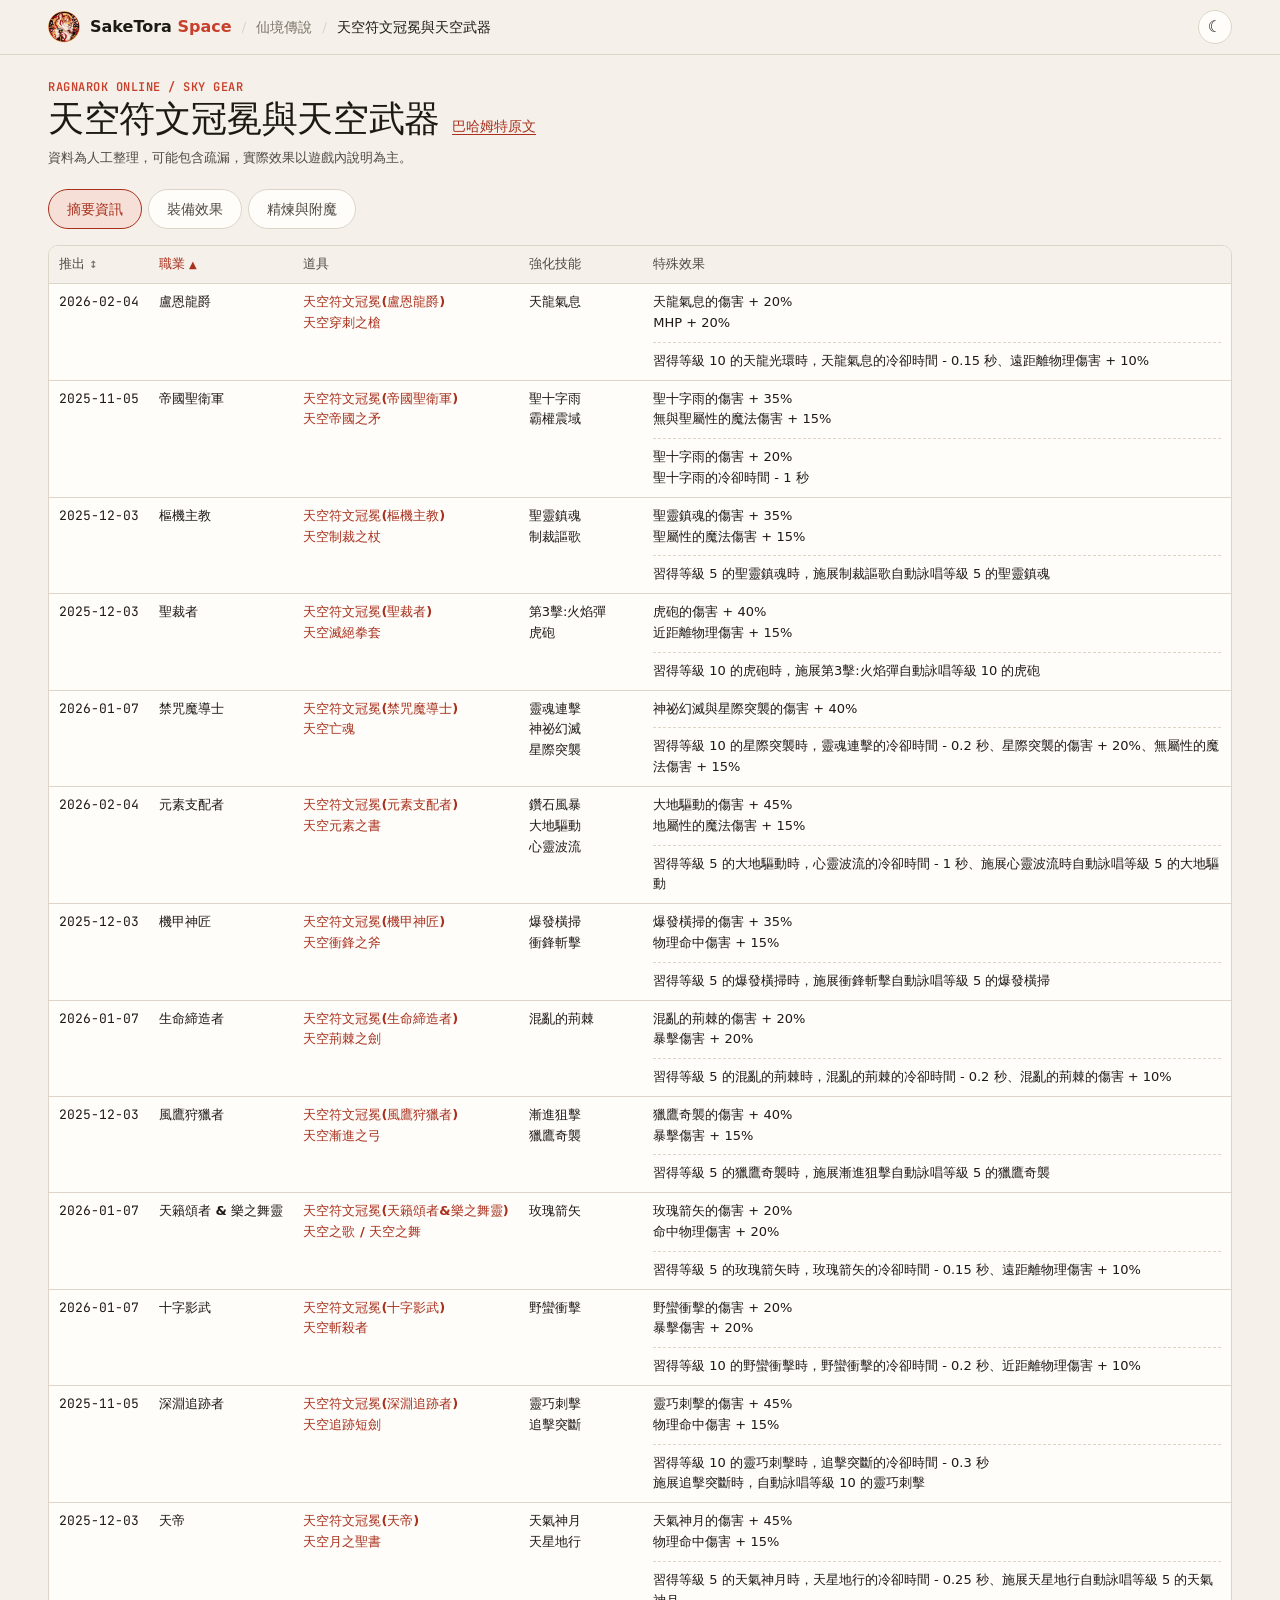
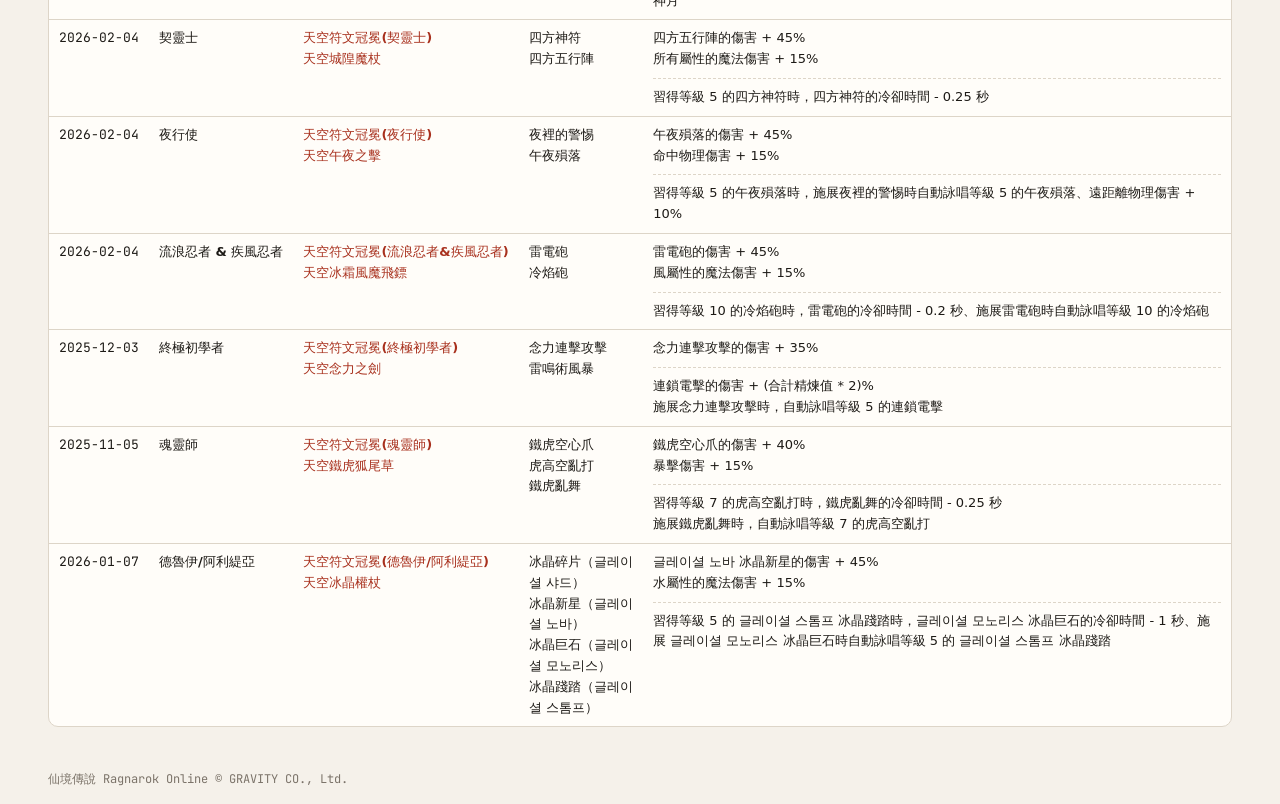
<file: ragnarok-sky-gear.html>
<!doctype html>
<html lang="zh-Hant">
<head>
  <meta charset="utf-8">
  <meta name="viewport" content="width=device-width, initial-scale=1">
  <meta name="theme-color" content="#f5f1ea" media="(prefers-color-scheme: light)">
  <meta name="theme-color" content="#151412" media="(prefers-color-scheme: dark)">
  <meta name="description" content="仙境傳說 kRO 天空符文冠冕與天空武器整理，依職業與推出日期查閱各階級效果、套裝效果、精煉錘與頭飾附魔。">
  <title>天空符文冠冕與天空武器 · 仙境傳說 · SakeTora Space</title>
  <link rel="canonical" href="https://saketora95.github.io/SakeToraSpace/ragnarok-sky-gear.html">
  <meta property="og:type" content="website">
  <meta property="og:site_name" content="SakeTora Space">
  <meta property="og:locale" content="zh_TW">
  <meta property="og:title" content="天空符文冠冕與天空武器 · 仙境傳說 · SakeTora Space">
  <meta property="og:description" content="依職業查閱天空符文冠冕與天空武器的效果、套裝效果與附魔資訊。">
  <meta property="og:url" content="https://saketora95.github.io/SakeToraSpace/ragnarok-sky-gear.html">
  <meta property="og:image" content="https://saketora95.github.io/SakeToraSpace/assets/welcome.png">
  <meta property="og:image:type" content="image/png">
  <meta property="og:image:width" content="600">
  <meta property="og:image:height" content="600">
  <meta property="og:image:alt" content="酒虎舉杯歡迎你來到 SakeTora Space">
  <meta name="twitter:card" content="summary_large_image">
  <meta name="twitter:title" content="天空符文冠冕與天空武器 · 仙境傳說 · SakeTora Space">
  <meta name="twitter:description" content="依職業查閱天空符文冠冕與天空武器的效果、套裝效果與附魔資訊。">
  <meta name="twitter:image" content="https://saketora95.github.io/SakeToraSpace/assets/welcome.png">
  <meta name="twitter:image:alt" content="酒虎舉杯歡迎你來到 SakeTora Space">
  <link rel="icon" href="./assets/favicon.png" type="image/png">
  <link rel="preconnect" href="https://fonts.googleapis.com">
  <link rel="preconnect" href="https://fonts.gstatic.com" crossorigin>
  <link rel="stylesheet" href="https://fonts.googleapis.com/css2?family=JetBrains+Mono:wght@400;600&display=swap">
  <script>try { const t = localStorage.getItem("saketora.theme"); if (t === "light" || t === "dark") document.documentElement.dataset.theme = t; } catch {}</script>
  <link rel="stylesheet" href="./assets/css/styles.css">
  <link rel="stylesheet" href="./assets/css/theme.css">
  <link rel="stylesheet" href="./assets/css/ragnarok-rune-gear.css">
  <script src="./assets/js/theme.js" defer></script>
  <script src="./assets/js/tools/ragnarok/sky-gear-data.js" defer></script>
  <script src="./assets/js/tools/ragnarok/job-order.js" defer></script>
  <script src="./assets/js/tools/ragnarok/rune-gear.js" defer></script>
  <script src="./assets/js/page-navigation.js" defer></script>
</head>
<body class="rune-page">
  <a class="skip-link" href="#main">跳至主要內容</a>
  <header class="site-header">
    <div class="crumbs"><a class="logo" href="./" aria-label="SakeTora Space 工具箱首頁"><img src="./assets/favicon.png" alt="" width="32" height="32"><span>SakeTora <b>Space</b></span></a><span class="crumb">仙境傳說</span><span class="crumb" aria-current="page">天空符文冠冕與天空武器</span></div>
    <nav class="header-actions" aria-label="網站"><button type="button" id="theme-toggle" class="icon-btn" aria-label="切換主題">☾</button></nav>
  </header>
  <main id="main" class="page">
    <div class="page-head">
      <span class="page-kicker">RAGNAROK ONLINE / SKY GEAR</span>
      <div class="page-title"><h1>天空符文冠冕與天空武器</h1><a class="page-source" href="https://forum.gamer.com.tw/C.php?bsn=4212&amp;snA=439379" target="_blank" rel="noopener">巴哈姆特原文</a></div>
      <p class="rune-source">資料為人工整理，可能包含疏漏，實際效果以遊戲內說明為主。</p>
    </div>
    <section id="rune-tool" aria-label="天空裝備資訊">
      <div class="rune-views" role="tablist" aria-label="資訊分類">
        <button type="button" role="tab" id="rune-tab-summary" aria-controls="rune-view-summary" data-view="summary">摘要資訊</button>
        <button type="button" role="tab" id="rune-tab-gear" aria-controls="rune-view-gear" data-view="gear">裝備效果</button>
        <button type="button" role="tab" id="rune-tab-items" aria-controls="rune-view-items" data-view="items">精煉與附魔</button>
      </div>

      <div id="rune-view-summary" role="tabpanel" aria-labelledby="rune-tab-summary">
        <div id="rune-summary-table" class="rune-summary"></div>
      </div>

      <div id="rune-view-gear" role="tabpanel" aria-labelledby="rune-tab-gear" hidden>
        <div class="rune-filters">
          <label class="field" for="rune-job">職業<select id="rune-job"><option value="">所有職業</option></select></label>
          <label class="field" for="rune-wave">推出日期<select id="rune-wave"><option value="">所有日期</option></select></label>
          <label class="field" for="rune-query">搜尋<input id="rune-query" type="search" placeholder="道具、技能或效果，例如：自動詠唱、冷卻時間"></label>
          <button id="rune-reset" class="secondary-button" type="button">重設篩選</button>
        </div>
        <p id="rune-status" class="rune-status" role="status" aria-live="polite"></p>
        <div id="rune-results"></div>
      </div>

      <div id="rune-view-items" role="tabpanel" aria-labelledby="rune-tab-items" hidden></div>
    </section>
    <noscript><p class="notice">請啟用 JavaScript 以瀏覽天空裝備資訊。</p></noscript>
  </main>
  <footer class="site-footer"><span>仙境傳說 Ragnarok Online © GRAVITY CO., Ltd.</span></footer>
</body>
</html>
</file>
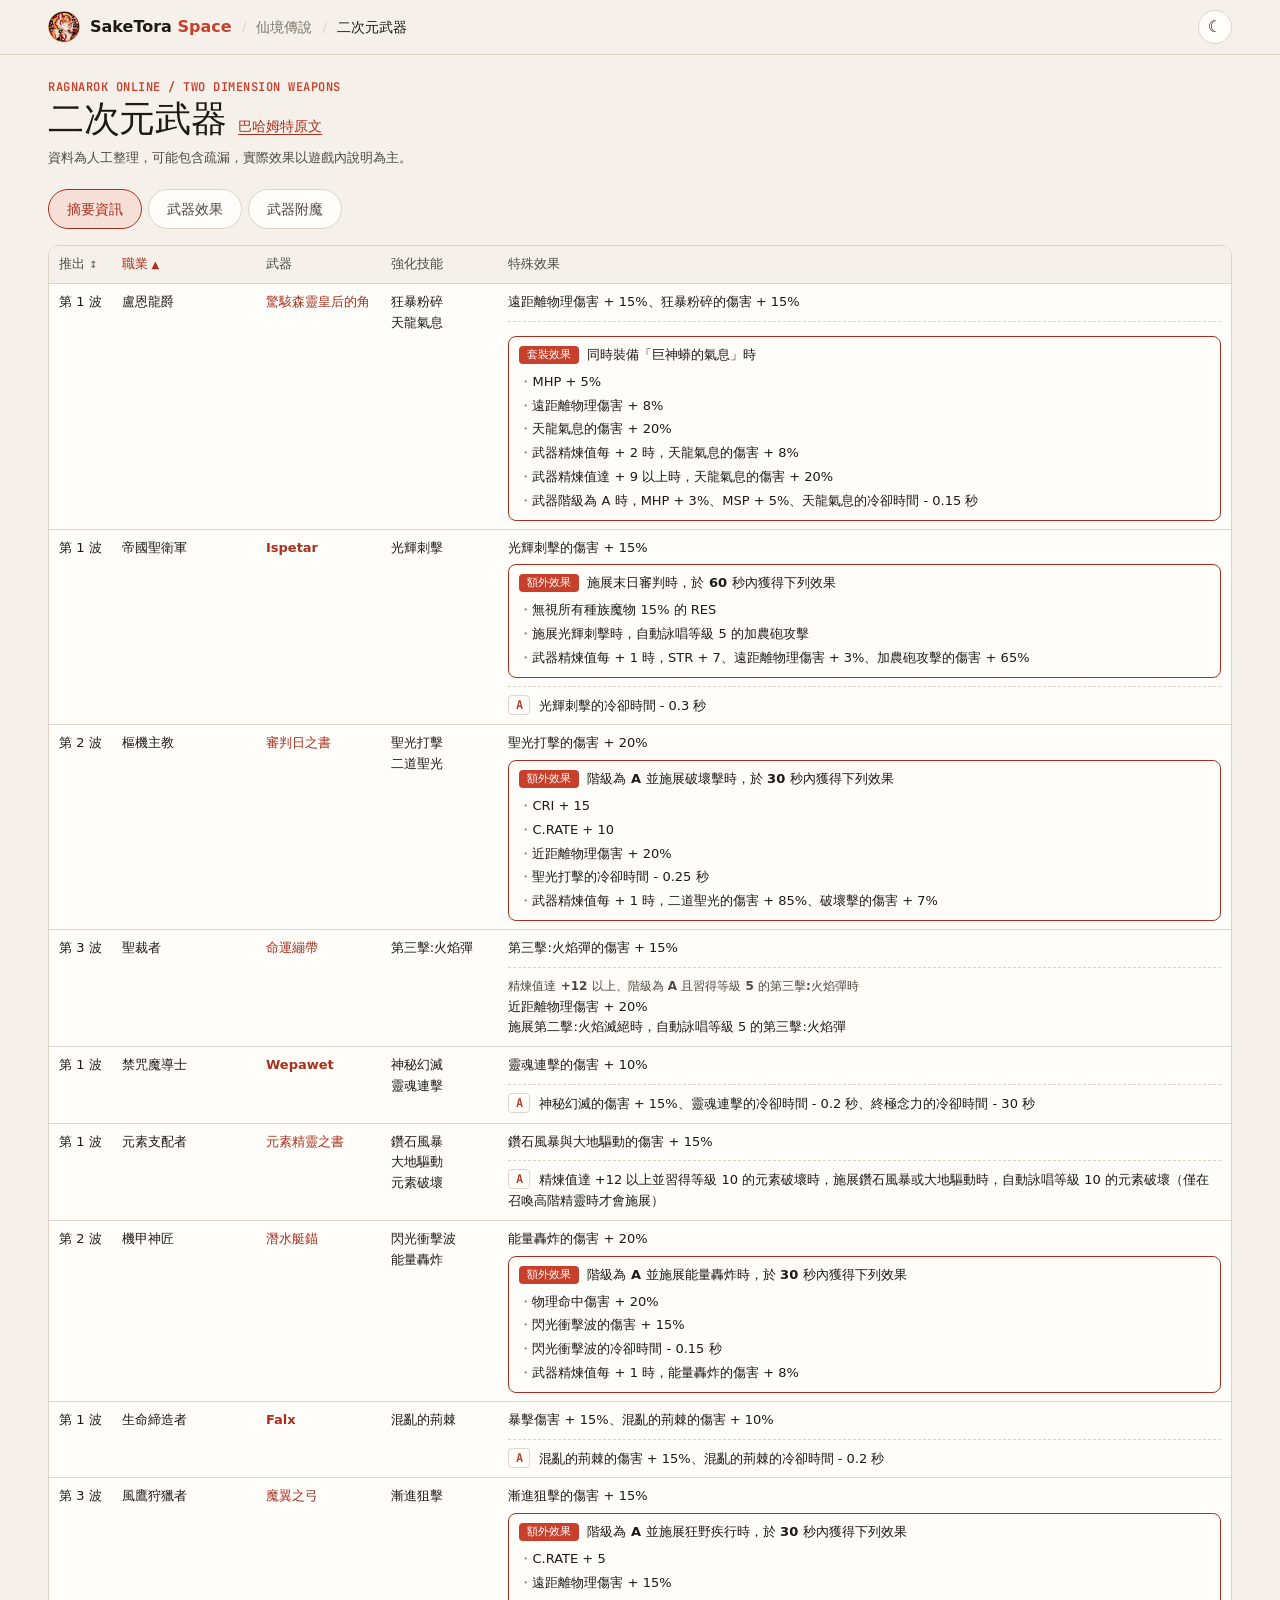
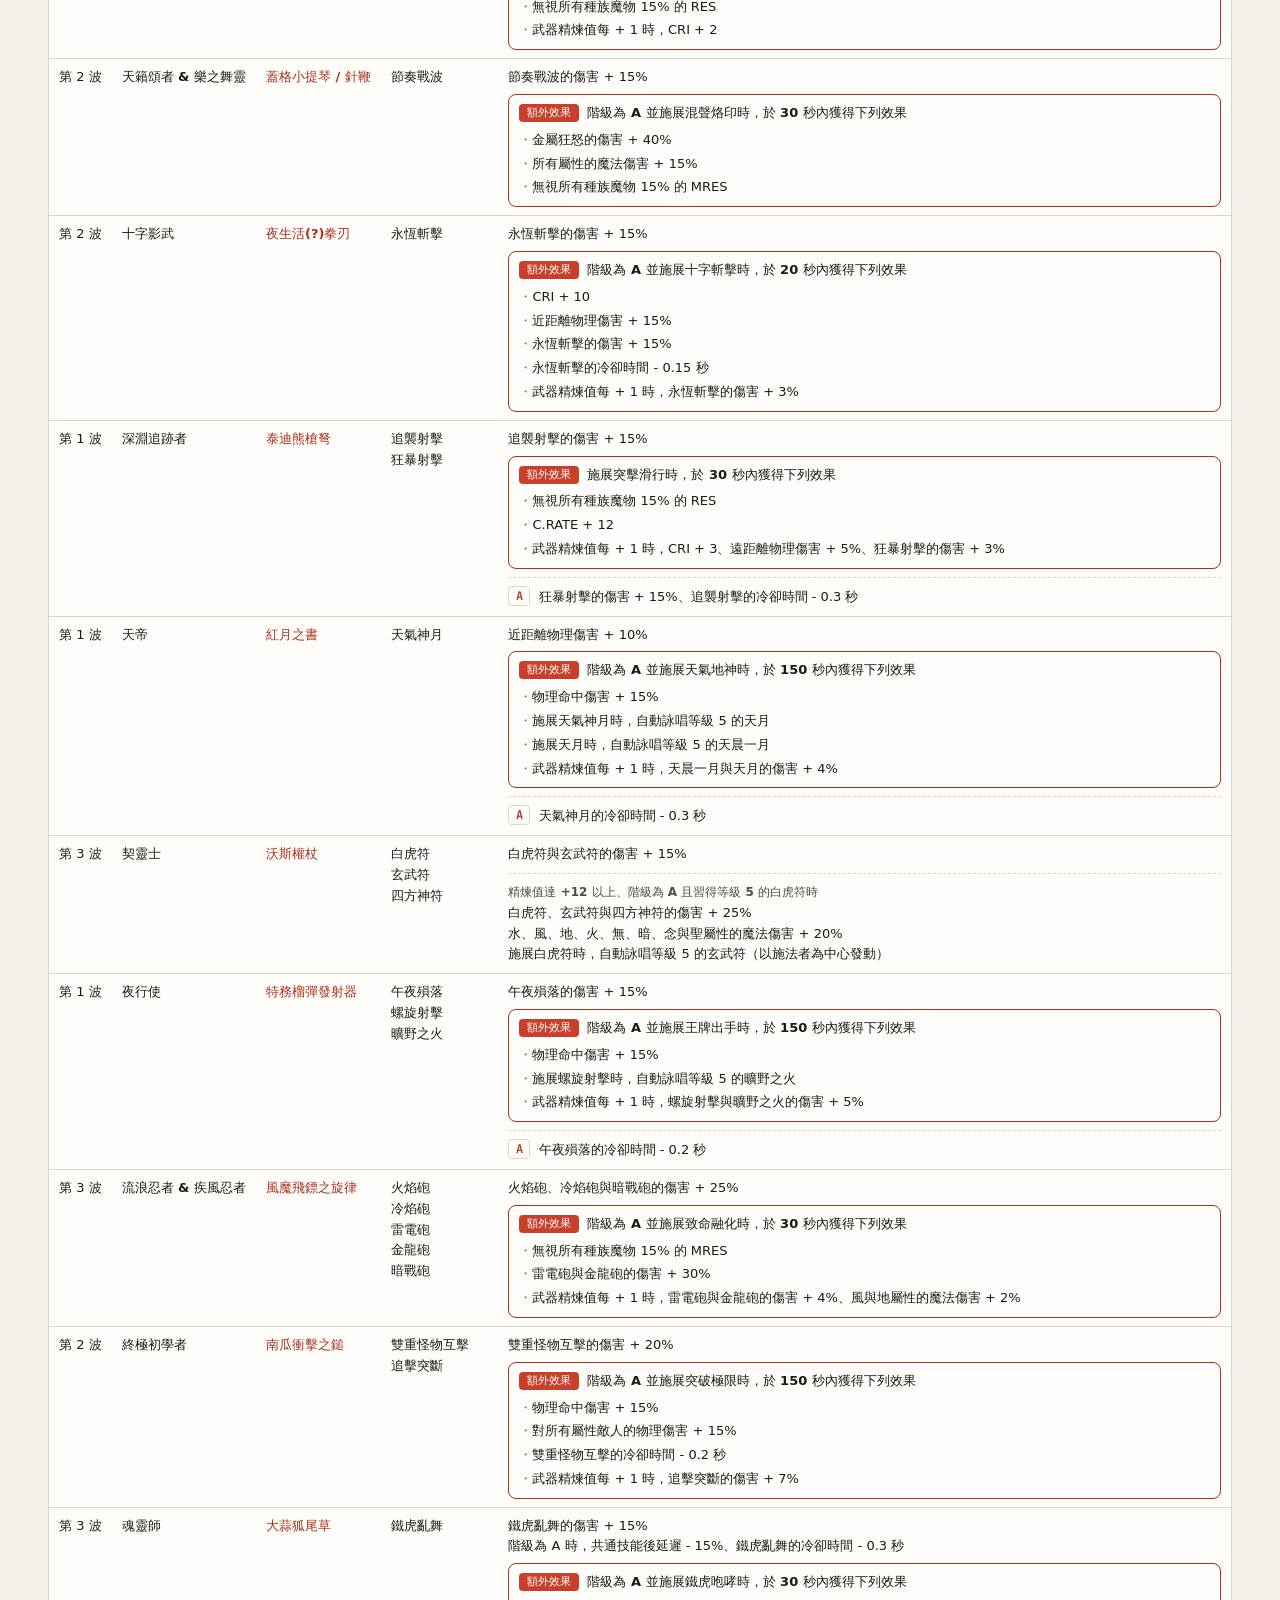
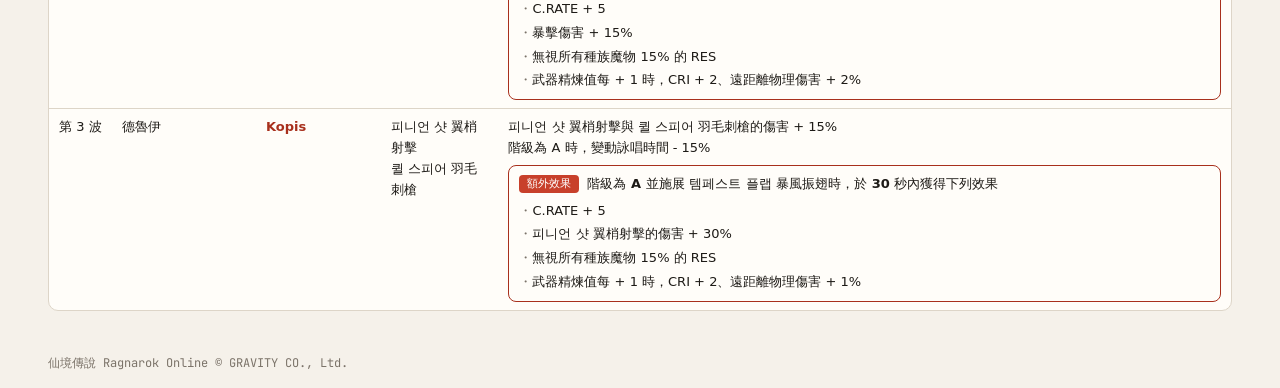
<file: ragnarok-two-dimension-weapons.html>
<!doctype html>
<html lang="zh-Hant">
<head>
  <meta charset="utf-8">
  <meta name="viewport" content="width=device-width, initial-scale=1">
  <meta name="theme-color" content="#f5f1ea" media="(prefers-color-scheme: light)">
  <meta name="theme-color" content="#151412" media="(prefers-color-scheme: dark)">
  <meta name="description" content="仙境傳說 kRO 二次元武器整理，依職業與推出批次查閱各武器的精煉、階級與額外效果。">
  <title>二次元武器 · 仙境傳說 · SakeTora Space</title>
  <link rel="canonical" href="https://saketora95.github.io/SakeToraSpace/ragnarok-two-dimension-weapons.html">
  <meta property="og:type" content="website">
  <meta property="og:site_name" content="SakeTora Space">
  <meta property="og:locale" content="zh_TW">
  <meta property="og:title" content="二次元武器 · 仙境傳說 · SakeTora Space">
  <meta property="og:description" content="依職業與推出批次查閱 kRO 二次元武器的精煉、階級與額外效果。">
  <meta property="og:url" content="https://saketora95.github.io/SakeToraSpace/ragnarok-two-dimension-weapons.html">
  <meta property="og:image" content="https://saketora95.github.io/SakeToraSpace/assets/welcome.png">
  <meta property="og:image:type" content="image/png">
  <meta property="og:image:width" content="600">
  <meta property="og:image:height" content="600">
  <meta property="og:image:alt" content="酒虎舉杯歡迎你來到 SakeTora Space">
  <meta name="twitter:card" content="summary_large_image">
  <meta name="twitter:title" content="二次元武器 · 仙境傳說 · SakeTora Space">
  <meta name="twitter:description" content="依職業與推出批次查閱 kRO 二次元武器的精煉、階級與額外效果。">
  <meta name="twitter:image" content="https://saketora95.github.io/SakeToraSpace/assets/welcome.png">
  <meta name="twitter:image:alt" content="酒虎舉杯歡迎你來到 SakeTora Space">
  <link rel="icon" href="./assets/favicon.png" type="image/png">
  <link rel="preconnect" href="https://fonts.googleapis.com">
  <link rel="preconnect" href="https://fonts.gstatic.com" crossorigin>
  <link rel="stylesheet" href="https://fonts.googleapis.com/css2?family=JetBrains+Mono:wght@400;600&display=swap">
  <script>try { const t = localStorage.getItem("saketora.theme"); if (t === "light" || t === "dark") document.documentElement.dataset.theme = t; } catch {}</script>
  <link rel="stylesheet" href="./assets/css/styles.css">
  <link rel="stylesheet" href="./assets/css/theme.css">
  <link rel="stylesheet" href="./assets/css/ragnarok-two-dimension-weapons.css">
  <link rel="stylesheet" href="./assets/css/ragnarok-frontier-weapon-enchant.css">
  <script src="./assets/js/theme.js" defer></script>
  <script src="./assets/js/tools/ragnarok/two-dimension-weapon-data.js" defer></script>
  <script src="./assets/js/tools/ragnarok/frontier-weapon-enchant-data.js" defer></script>
  <script src="./assets/js/tools/ragnarok/frontier-weapon-enchant.js" defer></script>
  <script src="./assets/js/tools/ragnarok/job-order.js" defer></script>
  <script src="./assets/js/tools/ragnarok/two-dimension-weapons.js" defer></script>
  <script src="./assets/js/page-navigation.js" defer></script>
</head>
<body class="dimension-page">
  <a class="skip-link" href="#main">跳至主要內容</a>
  <header class="site-header">
    <div class="crumbs"><a class="logo" href="./" aria-label="SakeTora Space 工具箱首頁"><img src="./assets/favicon.png" alt="" width="32" height="32"><span>SakeTora <b>Space</b></span></a><span class="crumb">仙境傳說</span><span class="crumb" aria-current="page">二次元武器</span></div>
    <nav class="header-actions" aria-label="網站"><button type="button" id="theme-toggle" class="icon-btn" aria-label="切換主題">☾</button></nav>
  </header>
  <main id="main" class="page">
    <div class="page-head">
      <span class="page-kicker">RAGNAROK ONLINE / TWO DIMENSION WEAPONS</span>
      <div class="page-title"><h1>二次元武器</h1><a class="page-source" href="https://forum.gamer.com.tw/C.php?bsn=4212&amp;snA=439592" target="_blank" rel="noopener">巴哈姆特原文</a></div>
      <p class="dimension-source">資料為人工整理，可能包含疏漏，實際效果以遊戲內說明為主。</p>
    </div>
    <section id="dimension-tool" aria-label="二次元武器資訊">
      <div class="dimension-views" role="tablist" aria-label="資訊分類">
        <button type="button" role="tab" id="dimension-tab-summary" aria-controls="dimension-view-summary" data-view="summary">摘要資訊</button>
        <button type="button" role="tab" id="dimension-tab-weapons" aria-controls="dimension-view-weapons" data-view="weapons">武器效果</button>
        <button type="button" role="tab" id="dimension-tab-enchant" aria-controls="dimension-view-enchant" data-view="enchant">武器附魔</button>
      </div>

      <div id="dimension-view-summary" role="tabpanel" aria-labelledby="dimension-tab-summary">
        <div id="dimension-summary-table"></div>
      </div>

      <div id="dimension-view-weapons" role="tabpanel" aria-labelledby="dimension-tab-weapons" hidden>
        <div class="dimension-filters">
          <label class="field" for="dimension-job">職業<select id="dimension-job"><option value="">所有職業</option></select></label>
          <label class="field" for="dimension-wave">推出批次<select id="dimension-wave"><option value="">所有批次</option></select></label>
          <label class="field" for="dimension-query">搜尋<input id="dimension-query" type="search" placeholder="武器、技能或效果，例如：自動詠唱、冷卻時間"></label>
          <button id="dimension-reset" class="secondary-button" type="button">重設篩選</button>
        </div>
        <p id="dimension-status" class="dimension-status" role="status" aria-live="polite"></p>
        <div id="dimension-results"></div>
      </div>

      <div id="dimension-view-enchant" role="tabpanel" aria-labelledby="dimension-tab-enchant" hidden></div>
    </section>
    <noscript><p class="notice">請啟用 JavaScript 以瀏覽二次元武器資訊。</p></noscript>
  </main>
  <footer class="site-footer"><span>仙境傳說 Ragnarok Online © GRAVITY CO., Ltd.</span></footer>
</body>
</html>
</file>
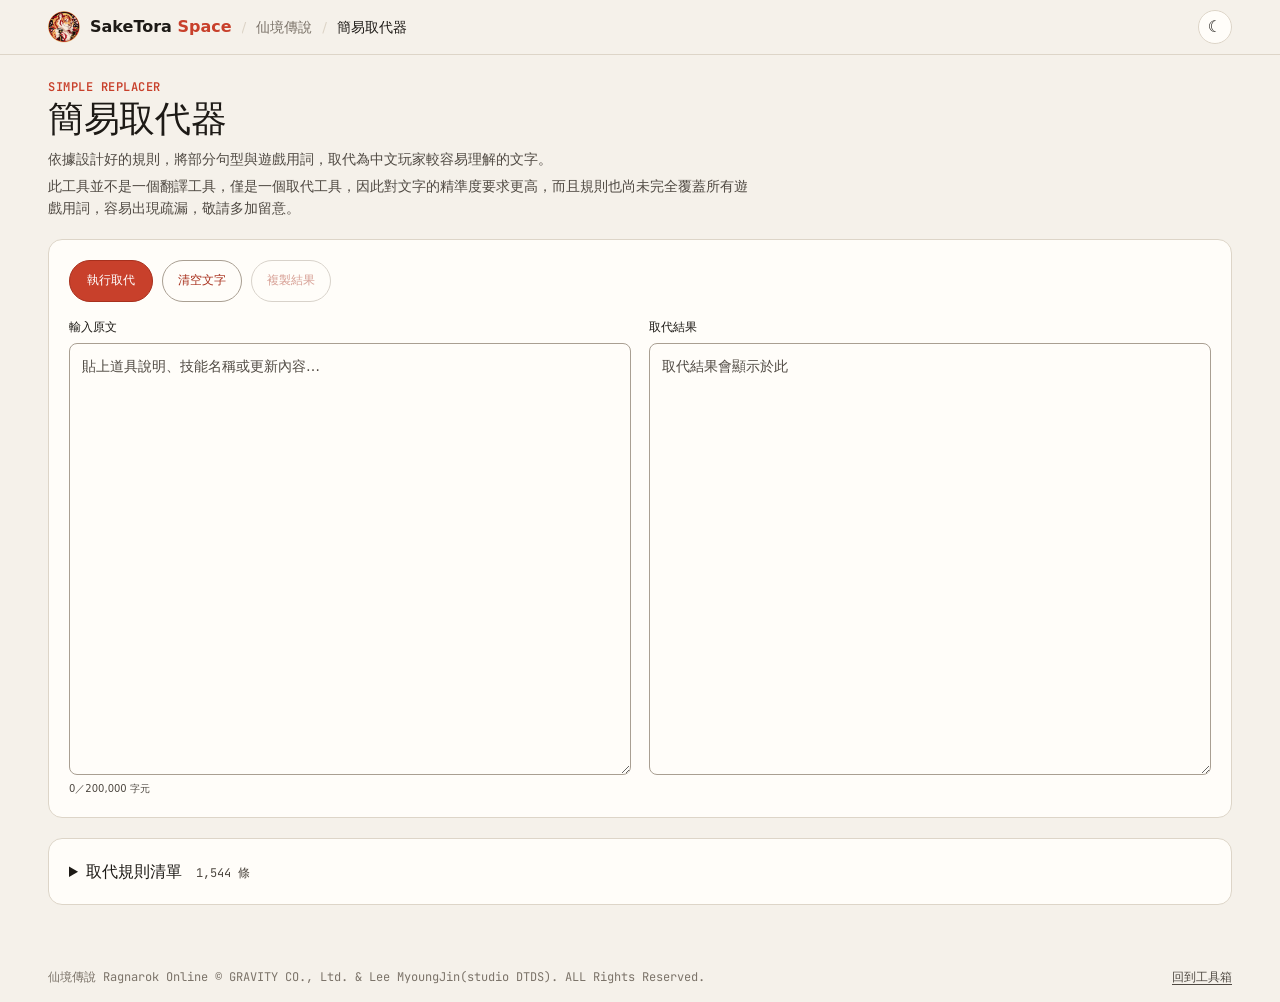
<file: simple-replacer.html>
<!doctype html>
<html lang="zh-Hant">
<head>
  <meta charset="utf-8">
  <meta name="viewport" content="width=device-width, initial-scale=1">
  <meta name="theme-color" content="#f5f1ea" media="(prefers-color-scheme: light)">
  <meta name="theme-color" content="#151412" media="(prefers-color-scheme: dark)">
  <meta name="description" content="仙境傳說簡易取代器，依詞彙、技能與句型規則批次取代文字。">
  <title>簡易取代器 · SakeTora Space</title>
  <link rel="canonical" href="https://saketora95.github.io/SakeToraSpace/simple-replacer.html">
  <meta property="og:type" content="website">
  <meta property="og:site_name" content="SakeTora Space">
  <meta property="og:locale" content="zh_TW">
  <meta property="og:title" content="簡易取代器 · SakeTora Space">
  <meta property="og:description" content="仙境傳說簡易取代器，依詞彙、技能與句型規則批次取代文字。">
  <meta property="og:url" content="https://saketora95.github.io/SakeToraSpace/simple-replacer.html">
  <meta property="og:image" content="https://saketora95.github.io/SakeToraSpace/assets/welcome.png">
  <meta property="og:image:type" content="image/png">
  <meta property="og:image:width" content="600">
  <meta property="og:image:height" content="600">
  <meta property="og:image:alt" content="酒虎舉杯歡迎你來到 SakeTora Space">
  <meta name="twitter:card" content="summary_large_image">
  <meta name="twitter:title" content="簡易取代器 · SakeTora Space">
  <meta name="twitter:description" content="仙境傳說簡易取代器，依詞彙、技能與句型規則批次取代文字。">
  <meta name="twitter:image" content="https://saketora95.github.io/SakeToraSpace/assets/welcome.png">
  <meta name="twitter:image:alt" content="酒虎舉杯歡迎你來到 SakeTora Space">
  <link rel="icon" href="./assets/favicon.png" type="image/png">
  <link rel="preconnect" href="https://fonts.googleapis.com">
  <link rel="preconnect" href="https://fonts.gstatic.com" crossorigin>
  <link rel="stylesheet" href="https://fonts.googleapis.com/css2?family=JetBrains+Mono:wght@400;600&display=swap">
  <script>try { const t = localStorage.getItem("saketora.theme"); if (t === "light" || t === "dark") document.documentElement.dataset.theme = t; } catch {}</script>
  <link rel="stylesheet" href="./assets/css/styles.css">
  <link rel="stylesheet" href="./assets/css/theme.css">
  <link rel="stylesheet" href="./assets/css/simple-replacer.css">
  <script src="./assets/js/theme.js" defer></script>
  <script src="./assets/js/tools/ragnarok/replacer-data/replaceList.js" defer></script>
  <script src="./assets/js/tools/ragnarok/replacer-data/replaceRegexList.js" defer></script>
  <script src="./assets/js/tools/ragnarok/replacer-engine.js" defer></script>
  <script src="./assets/js/tools/ragnarok/simple-replacer.js" defer></script>
  <script src="./assets/js/page-navigation.js" defer></script>
</head>
<body class="replacer-page">
  <a class="skip-link" href="#main">跳至主要內容</a>
  <header class="site-header">
    <div class="crumbs"><a class="logo" href="./" aria-label="SakeTora Space 工具箱首頁"><img src="./assets/favicon.png" alt="" width="32" height="32"><span>SakeTora <b>Space</b></span></a><span class="crumb">仙境傳說</span><span class="crumb" aria-current="page">簡易取代器</span></div>
    <nav class="header-actions" aria-label="網站"><button type="button" id="theme-toggle" class="icon-btn" aria-label="切換主題">☾</button></nav>
  </header>
  <main id="main" class="page">
    <div class="page-head"><span class="page-kicker">SIMPLE REPLACER</span><h1>簡易取代器</h1>
      <p>依據設計好的規則，將部分句型與遊戲用詞，取代為中文玩家較容易理解的文字。</p>
      <p>此工具並不是一個翻譯工具，僅是一個取代工具，因此對文字的精準度要求更高，而且規則也尚未完全覆蓋所有遊戲用詞，容易出現疏漏，敬請多加留意。</p>
    </div>
    <section aria-label="文字取代" class="replacer-panel">
      <div class="actions"><button id="replace-run" class="primary-button" type="button">執行取代</button><button id="replace-clear" class="secondary-button" type="button">清空文字</button><button id="replace-copy" class="secondary-button" type="button" disabled>複製結果</button></div>
      <div class="replacer-editors">
        <label class="field" for="replace-input">輸入原文<textarea id="replace-input" maxlength="200000" spellcheck="false" aria-describedby="replace-count" placeholder="貼上道具說明、技能名稱或更新內容…"></textarea><small id="replace-count">0／200,000 字元</small></label>
        <label class="field" for="replace-output">取代結果<textarea id="replace-output" readonly spellcheck="false" aria-describedby="replace-stale" placeholder="取代結果會顯示於此"></textarea><small id="replace-stale" role="status" hidden>輸入原文已經變更，目前為舊的取代結果，請重新執行取代。</small></label>
      </div>
    </section>
    <details class="replacer-panel" id="replace-rules">
      <summary>取代規則清單 <span id="rule-total" class="muted"></span></summary>
      <div class="replacer-filters"><label class="field" for="rule-type">規則類型<select id="rule-type"><option value="words">詞彙與技能</option><option value="regex">句型規則</option></select></label><label class="field" for="rule-search">搜尋規則<input id="rule-search" type="search" placeholder="搜尋原文或取代文字"></label></div>
      <div class="replacer-rule-scroll" tabindex="0" role="region" aria-label="規則清單，可捲動"><table><thead><tr><th scope="col">原文／句型</th><th scope="col">取代文字</th></tr></thead><tbody id="rule-rows"></tbody></table></div>
      <div class="replacer-pagination"><button id="rule-prev" type="button" class="secondary-button">上一頁</button><span id="rule-page" role="status"></span><button id="rule-next" type="button" class="secondary-button">下一頁</button></div>
    </details>
    <noscript><p>請啟用 JavaScript 以使用取代功能。</p></noscript>
  </main>
  <footer class="site-footer"><span>仙境傳說 Ragnarok Online © GRAVITY CO., Ltd. &amp; Lee MyoungJin(studio DTDS). ALL Rights Reserved.</span><span class="footer-links"><a href="./">回到工具箱</a></span></footer>
</body>
</html>
</file>
<file: assets/css/styles.css>
:root {
  color-scheme: dark;
  --bg: #202427;
  --panel: #292e32;
  --surface-soft: #333a3f;
  --panel-hover: #3c4143;
  --line: #4d565c;
  --control-line: #879198;
  --text: #eeeae2;
  --muted: #bdc4c7;
  --accent: #e7bf7b;
  --selected: #444036;
  --primary: #e7bf7b;
  --primary-hover: #f2d39f;
  --on-primary: #292419;
  --success: #a1d2b0;
  --warning: #f2d39f;
  --danger: #ffa8aa;
  --shadow: 0 8px 24px #00000018;
  --sidebar: 232px;
  font-family: Inter, "Segoe UI", "Noto Sans TC", "Microsoft JhengHei", sans-serif;
  font-synthesis: none;
}
*{box-sizing:border-box}html{scroll-behavior:smooth;scroll-padding-top:24px}body{margin:0;background:var(--bg);color:var(--text);font-size:14px;line-height:1.65}button,input,textarea{font:inherit}button,a,input,textarea{-webkit-tap-highlight-color:transparent}button{cursor:pointer}button,a{touch-action:manipulation}button{color:inherit}a{color:inherit;text-decoration:none}button:focus-visible,a:focus-visible,input:focus-visible,textarea:focus-visible{outline:2px solid var(--accent);outline-offset:4px}button:disabled{opacity:.45;cursor:not-allowed}[hidden]{display:none!important}.muted{color:var(--muted)}.accent{color:var(--accent)}.skip-link{position:fixed;top:-80px;left:20px;z-index:20;padding:12px;background:var(--accent);color:var(--bg)}.skip-link:focus{top:12px}
.sidebar{width:var(--sidebar);position:fixed;inset:0 auto 0 0;border-right:1px solid var(--line);padding:34px 22px;display:flex;flex-direction:column;background:var(--panel)}.brand{display:flex;gap:12px;align-items:center;font-size:21px;font-weight:700;letter-spacing:-.6px}.brand small{display:block;font-size:9px;color:var(--muted);letter-spacing:1.6px;font-weight:500;margin-top:1px}.brand-mark{position:relative;display:grid;place-items:center;width:40px;height:44px;border-radius:12px;background:var(--primary);color:var(--on-primary);font-size:29px;font-weight:800;transform:rotate(-5deg)}.brand-mark span{position:absolute;font-size:17px;right:-4px;top:-9px;color:var(--accent);text-shadow:2px 2px var(--panel)}.nav-label{font-size:10px;letter-spacing:1.8px;color:var(--muted);margin:58px 12px 14px}.navigation{display:grid;gap:7px}.nav-item{display:flex;align-items:center;gap:13px;background:none;border:0;padding:12px 14px;text-align:left;border-radius:7px;color:var(--muted)}.nav-item>span:first-child{font-size:21px;width:20px;line-height:1}.nav-item.active{background:var(--selected);color:var(--accent)}.nav-item:hover{background:var(--surface-soft)}.nav-count{margin-left:auto;font-size:11px;line-height:20px;min-width:22px;text-align:center;border-radius:4px;background:var(--surface-soft)}.nav-divider{height:1px;background:var(--line);margin:14px 10px}.sidebar-bottom{margin-top:auto;font-size:11px;color:var(--muted);padding:16px 10px 0}.status-dot{display:inline-block;width:6px;height:6px;border-radius:50%;background:var(--success);margin-right:7px;vertical-align:middle}
.workspace{margin-left:var(--sidebar)}.topbar{height:76px;border-bottom:1px solid var(--line);display:flex;justify-content:space-between;align-items:center;padding:0 48px;font-size:12px}.breadcrumb{margin:0 16px;color:var(--muted)}.local-badge{color:var(--muted);font-size:11px}main{max-width:1370px;padding:0 48px;margin:auto}.eyebrow{font-size:9px;letter-spacing:2px;font-weight:600}.primary-button{background:var(--primary);color:var(--on-primary);border:1px solid var(--accent);border-radius:6px;padding:10px 17px;font-weight:650;display:inline-flex;gap:29px;align-items:center;justify-content:center;font-size:12px}.primary-button:hover{background:var(--primary-hover);border-color:var(--primary-hover)}
.toolbox{padding-top:34px}.section-top{display:flex;align-items:center;justify-content:space-between;gap:20px}h1,h2{font-size:22px;letter-spacing:.4px;font-weight:600;margin:7px 0 0}#result-count{display:inline-block;vertical-align:middle;font-size:11px;font-weight:400;color:var(--muted);border:1px solid var(--line);padding:0 7px;border-radius:4px;margin-left:9px;line-height:20px}.search{display:flex;align-items:center;gap:10px;width:260px;padding:7px 11px;border:1px solid var(--line);border-radius:6px;background:var(--panel);color:var(--muted)}.search>span{font-size:24px;line-height:1}.search input{min-width:0;width:100%;border:0;background:none;outline:none;color:var(--text);font-size:12px}.search:focus-within{border-color:var(--accent)}.search kbd{font-family:inherit;border:1px solid var(--control-line);border-radius:3px;padding:0 5px;font-size:10px}.filter-row{display:flex;align-items:center;justify-content:space-between;margin:24px 0 21px;gap:16px}.filter-tabs{display:flex;gap:7px;flex-wrap:wrap}.filter-tab{border:1px solid transparent;background:none;border-radius:5px;padding:5px 13px;font-size:11px;color:var(--muted)}.filter-tab.active{background:var(--selected);border-color:var(--accent);color:var(--accent)}.filter-tab:hover{color:var(--text)}.filter-hint{font-size:10px;color:var(--muted)}.tool-grid{display:grid;grid-template-columns:repeat(3,minmax(0,1fr));gap:12px}.tool-card{position:relative;display:flex;flex-direction:column;background:var(--panel);border:1px solid var(--line);border-radius:10px;padding:14px 15px 0;transition:border-color .2s,transform .2s;min-height:168px}.tool-card:hover{border-color:var(--accent);transform:translateY(-3px)}.card-top{display:flex;justify-content:space-between;align-items:center;margin-bottom:8px}.tool-icon{width:30px;height:30px;display:grid;place-items:center;flex-shrink:0;border-radius:8px;font-size:20px;line-height:1;color:var(--tone);background:color-mix(in srgb,var(--tone) 10%,transparent);border:1px solid color-mix(in srgb,var(--tone) 17%,transparent)}.favorite-button{background:none;border:0;color:var(--muted);padding:6px;font-size:23px;line-height:1}.favorite-button[aria-pressed="true"]{color:var(--accent)}.favorite-button:hover{color:var(--accent)}.tool-card h3{font-size:15px;letter-spacing:.3px;margin:0 0 6px;font-weight:600}.tool-card p{font-size:11px;line-height:1.8;color:var(--muted);margin:0 0 10px;flex:1}.card-footer{display:flex;align-items:center;justify-content:space-between;border-top:1px solid var(--line);padding:8px 0}.category-label{font-size:9px;letter-spacing:.5px;color:var(--muted)}.open-tool{border:0;background:none;font-size:10px;padding:3px 0 3px 12px;color:var(--text)}.open-tool span{font-size:15px;margin-left:12px;color:var(--accent)}.empty-state{text-align:center;padding:50px 20px;border:1px dashed var(--line);border-radius:9px;color:var(--muted)}.empty-state>span{font-size:35px}.empty-state h3{color:var(--text);margin:5px}.empty-state p{font-size:13px}footer{display:flex;justify-content:space-between;color:var(--muted);font-size:10px;padding:28px 0}footer .accent{margin-left:6px}
dialog{width:min(520px,calc(100% - 32px));max-height:calc(100dvh - 40px);background:var(--panel);color:var(--text);border:1px solid var(--control-line);border-radius:14px;padding:25px;box-shadow:0 30px 100px #0007}dialog::backdrop{background:#10182099;backdrop-filter:blur(5px)}body:has(dialog[open]){overflow:hidden}.dialog-header{display:flex;justify-content:space-between;align-items:center;margin-bottom:18px}.dialog-header h2{margin-top:4px}.icon-button{border:1px solid var(--line);background:var(--surface-soft);border-radius:6px;width:34px;height:34px;font-size:24px;line-height:1}.tool-description{color:var(--muted);font-size:13px;margin-bottom:20px}.tool-form{display:grid;gap:16px}.field{display:grid;gap:6px;font-size:12px;color:var(--text)}.field input,.field textarea{border:1px solid var(--control-line);border-radius:6px;background:var(--panel);padding:10px 12px;color:var(--text);width:100%;min-width:0}.field textarea{resize:vertical;min-height:125px;line-height:1.8}.field small{color:var(--muted);font-size:10px}.input-row{display:grid;grid-template-columns:1fr 1fr;gap:14px}.result{padding:17px;background:var(--selected);border:1px solid var(--accent);border-radius:7px;color:var(--accent);overflow-wrap:anywhere;white-space:pre-wrap;font-size:14px;min-height:61px}.actions{display:flex;gap:9px;flex-wrap:wrap}.secondary-button{border:1px solid var(--control-line);color:var(--accent);background:transparent;border-radius:6px;padding:9px 15px;font-size:12px}.secondary-button:hover{background:var(--selected)}.timer-display{text-align:center;font-size:64px;font-variant-numeric:tabular-nums;letter-spacing:3px;color:var(--accent);line-height:1.4;margin:15px 0}.helper,.notice{font-size:11px;color:var(--muted)}.stats{display:grid;grid-template-columns:repeat(3,1fr);gap:9px}.stat{text-align:center;background:var(--selected);border-radius:6px;padding:14px 3px;font-size:11px;color:var(--muted)}.stat strong{display:block;color:var(--accent);font-size:25px}.toast{position:fixed;bottom:24px;left:calc(50% + var(--sidebar)/2);transform:translateX(-50%);border:1px solid var(--accent);background:var(--panel);box-shadow:0 10px 40px #0006;border-radius:8px;padding:11px 20px;color:var(--text);font-size:12px;z-index:10;max-width:90vw}

@media(max-width:1150px){:root{--sidebar:200px}.sidebar{padding:30px 15px}.topbar{padding:0 30px}main{padding:0 30px}.tool-grid{grid-template-columns:repeat(2,minmax(0,1fr))}.filter-hint{display:none}}
@media(max-width:780px){:root{--sidebar:0px}.sidebar{position:static;width:100%;padding:18px 22px;border-right:0;border-bottom:1px solid var(--line);display:block}.brand{font-size:19px}.brand-mark{width:35px;height:36px;font-size:25px}.brand small{font-size:8px}.nav-label,.navigation,.sidebar-bottom{display:none}.workspace{margin:0}.topbar{height:49px;padding:0 22px;font-size:10px}.local-badge{font-size:9px}main{padding:0 22px}.toolbox{padding-top:26px}.search{width:220px}.toast{left:50%}}
@media(max-width:520px){.section-top{display:block}.search{margin-top:19px;width:100%}.search input{font-size:13px}.search kbd{display:none}.filter-row{margin:17px 0}.filter-tabs{gap:4px}.filter-tab{padding:6px 11px;font-size:11px}.tool-grid{grid-template-columns:1fr}.tool-card{min-height:168px}.tool-card p{font-size:12px}footer{gap:10px;font-size:9px}.timer-display{font-size:50px}.local-badge{font-size:8px}.tool-form input,.tool-form textarea{font-size:16px}}
@media(prefers-reduced-motion:reduce){html{scroll-behavior:auto}*,*::before,*::after{transition:none!important}}

/* Expandable tool navigation */
.sidebar{overflow-y:auto}
.brand{flex-shrink:0}
.nav-item{width:100%;gap:9px;font-size:13px}
.nav-chevron{margin-left:auto;font-size:20px;transition:transform .2s}
.nav-item[aria-expanded="true"] .nav-chevron{transform:rotate(90deg)}
.nav-count + .nav-chevron{margin-left:0}
.nav-submenu{list-style:none;margin:5px 0 10px 23px;padding:0 0 0 12px;border-left:1px solid var(--line)}
.nav-tool{display:block;width:100%;border:0;background:none;color:var(--muted);text-align:left;padding:8px 6px;border-radius:5px;font-size:12px}
.nav-tool:hover{background:var(--panel-hover);color:var(--accent)}
.nav-empty{padding:9px 0;color:var(--muted);font-size:11px}
#navigation-toggle{display:none}
@media(max-width:780px){
  #navigation-toggle{display:block;margin-top:16px}
  .sidebar.menu-open .navigation{display:grid;margin-top:14px}
}

.timer-actions{display:grid;grid-template-columns:repeat(3,minmax(0,1fr));gap:10px;width:100%}
.timer-actions button{width:100%;min-width:0;padding:11px 8px}
.secondary-button.timer-stop-active{background:#b42332;border-color:#b42332;color:#fff;font-weight:700;box-shadow:0 0 0 3px #b4233226}
.secondary-button.timer-stop-active:hover{background:#921c29;border-color:#921c29}
.secondary-button.timer-stop-active:active{background:#781722;box-shadow:none}

/* Stretch the native button/link across its card, keeping favorites separate. */
.tool-card .open-tool::after{content:"";position:absolute;inset:0;z-index:1;border-radius:10px;cursor:pointer}
.tool-card .open-tool:focus-visible::after{outline:2px solid var(--accent);outline-offset:3px}
.tool-card .favorite-button{position:relative;z-index:2}
#timer-status{margin:0;min-height:1.65em;text-align:center;color:var(--muted)}
.type-filters{display:flex;align-items:center;flex-wrap:wrap;gap:8px 18px;margin:-5px 0 20px;font-size:12px;color:var(--muted)}
.type-filters label{display:inline-flex;align-items:center;gap:7px;min-height:36px;cursor:pointer;color:var(--text)}
.type-filters input{width:16px;height:16px;margin:0;accent-color:var(--primary);cursor:pointer}

/* Text labels and distinct surfaces keep card types recognizable without color alone. */
.card-identity{display:flex;align-items:center;gap:9px}
.card-type{font-size:10px;line-height:1.6;padding:2px 7px;border-radius:4px}
.card-tool{border-color:var(--line);box-shadow:inset 3px 0 var(--accent);background:var(--panel)}
.card-tool .tool-icon{background:var(--selected);border-color:var(--accent);color:var(--accent)}
.card-tool .card-type{background:var(--selected);color:var(--accent)}
.card-link{background:var(--panel)}
.card-link .tool-icon{background:var(--surface-soft);border-color:var(--line);color:var(--muted)}
.card-link .card-type{border:1px solid var(--line);color:var(--muted)}

/* Category accordions contain separate grids so links always start a new row. */
.tool-collection{display:grid;gap:24px;min-width:0}
.category-group{min-width:0;border-top:1px solid var(--line)}
.category-group>summary{display:flex;align-items:center;gap:10px;padding:14px 0;cursor:pointer;list-style:none}
.category-group>summary::-webkit-details-marker{display:none}
.category-group>summary::before{content:"›";color:var(--accent);font-size:22px;line-height:1;transition:transform .2s}
.category-group[open]>summary::before{transform:rotate(90deg)}
.category-group>summary:focus-visible{outline:2px solid var(--accent);outline-offset:3px;border-radius:4px}
.category-group>summary h2{font-size:16px;margin:0}
.group-count{color:var(--muted);font-size:11px;border:1px solid var(--line);border-radius:4px;padding:0 7px}
.category-content{display:grid;gap:20px;padding:0 0 6px}
.card-section{min-width:0}
.card-section-title{display:flex;gap:8px;align-items:center;margin:0 0 10px;font-size:11px;font-weight:500;color:var(--muted)}
.card-section-title span{font-size:10px;opacity:.8}

dialog.dialog-wide{width:min(960px,calc(100% - 32px))}
.glacier-help{margin:0;text-align:right}
.glacier-actions{justify-content:flex-end}
.reform-actions{justify-content:flex-end}
.grade-merchant{display:flex;align-items:center;gap:8px;font-size:12px;color:var(--text)}
.grade-merchant input{accent-color:var(--accent);flex-shrink:0}
.laboratory-timers{min-width:0;margin-top:16px;border-top:1px solid var(--line);padding-top:12px}
.laboratory-timers>summary{cursor:pointer;font-size:14px;line-height:1.8}
.laboratory-content{display:grid;gap:8px;margin-top:10px}
.laboratory-passwords{display:grid;grid-template-columns:repeat(2,minmax(0,1fr));gap:10px;margin:0}
.laboratory-passwords>div{min-width:0;padding:12px;background:var(--surface-soft);border:1px solid var(--line);border-radius:6px}
.laboratory-passwords dt{font-size:11px;color:var(--muted)}
.laboratory-passwords dd{margin:8px 0 0;color:var(--accent);font-size:15px;line-height:1.5;font-variant-numeric:tabular-nums;overflow-wrap:anywhere}
#laboratory-binary{font-family:monospace;white-space:nowrap}
.laboratory-note{margin:0 0 4px;line-height:1.7}
.laboratory-boss{display:grid;grid-template-columns:minmax(0,1fr) auto;align-items:center;gap:8px;padding:10px 12px;border:1px solid var(--line);border-radius:8px}
.laboratory-boss h3{grid-column:1/-1;margin:0;font-size:12px;font-weight:500;line-height:1.6}
.laboratory-clock{display:flex;flex-wrap:wrap;align-items:center;gap:8px}
.laboratory-clock-meta{display:grid;gap:2px}
.laboratory-clock output{font-size:28px;color:var(--accent);font-variant-numeric:tabular-nums}
.laboratory-boss .actions{gap:6px}
.laboratory-boss .actions button{padding:8px 10px;min-height:36px}
dialog:has(#timer-form) #timer-form{gap:10px;min-width:0;align-content:start}
dialog:has(#timer-form) .timer-display{font-size:50px;line-height:1.2;margin:4px 0}
@media(min-width:800px) and (orientation:landscape){
  dialog:has(#laboratory-timers[open]){width:min(960px,calc(100% - 32px))}
  dialog:has(#laboratory-timers[open]) #tool-content{display:grid;grid-template-columns:minmax(240px,.85fr) minmax(0,1.4fr);gap:24px;align-items:start}
  dialog:has(#laboratory-timers[open]) .laboratory-timers{margin-top:0;padding:0 0 0 24px;border-top:0;border-left:1px solid var(--line)}
}
@media(max-width:380px){
  .laboratory-boss{padding:10px;gap:6px}
  .laboratory-clock output{font-size:24px}
  .laboratory-clock-meta{flex-basis:100%}
}
.grade-chance,.glacier-count,.reform-note{display:block;margin-top:5px;color:var(--muted);font-size:11px}
.reform-table.grade-table thead th{text-align:center}
.reform-table.grade-table thead th:first-child[rowspan]{text-align:left}
#grade-price[aria-invalid="true"]{border-color:var(--accent)}
.reform-prices{display:grid;grid-template-columns:repeat(2,minmax(0,1fr));gap:12px}
@media(max-width:480px){.reform-prices{grid-template-columns:1fr}}
.reform-help{margin:0}
.reform-messages{display:grid;gap:6px}
.reform-warning{color:var(--accent)}
.reform-table-scroll{min-width:0;overflow-x:auto;border:1px solid var(--line);border-radius:8px}
.reform-table-scroll:focus-visible{outline:2px solid var(--accent);outline-offset:3px}
.reform-table{width:100%;border-collapse:collapse;white-space:nowrap;font-size:12px}
.reform-table th,.reform-table td{padding:12px;text-align:right;border-top:1px solid var(--line)}
.reform-table th:first-child,.reform-table td:first-child{text-align:left}
.reform-formula{display:block;white-space:normal;min-width:210px;max-width:280px;margin-top:5px;color:var(--muted);font-size:11px;font-weight:400}
.reform-quick-table th:nth-child(2),.reform-quick-table td:nth-child(2){text-align:center}
.reform-quick-table .field{justify-items:center}
.reform-table thead{background:var(--surface-soft);color:var(--muted)}
.reform-table tbody th{font-weight:400}
.reform-table tbody tr:nth-child(even){background:var(--surface-soft)}
.reform-table input{min-width:90px;width:110px;text-align:right}
.reform-table output{color:var(--accent);font-variant-numeric:tabular-nums}
.reform-table input[aria-invalid="true"],.reform-prices input[aria-invalid="true"]{border-color:var(--accent)}
.job-info{display:grid;gap:12px}
.job-info>details{min-width:0;border:1px solid var(--line);border-radius:8px;padding:12px}
.job-info summary{cursor:pointer;font-size:14px;color:var(--accent)}
.job-stage-placeholder{display:none}
.job-level{margin:12px 0;color:var(--muted);font-size:13px}
.job-stage-content:focus-visible{outline:2px solid var(--accent);outline-offset:-2px}
@media(min-width:900px){
  dialog:has(.job-info){width:min(960px,calc(100% - 32px));height:min(720px,calc(100dvh - 40px));overflow:hidden}
  dialog[open]:has(.job-info){display:flex;flex-direction:column}
  dialog:has(.job-info) .dialog-header{flex-shrink:0}
  dialog:has(.job-info) #tool-content{flex:1;min-height:0}
  .job-info{position:relative;height:100%;display:flex;flex-direction:column;gap:12px;isolation:isolate}
  .job-info::before{content:"";position:absolute;inset:0 0 0 164px;border:1px solid var(--line);border-radius:8px;background:var(--surface-soft);z-index:-1}
  .job-info>.job-stage{width:140px;padding:0;border:0}
  .job-stage>summary{padding:12px;border:1px solid var(--line);border-radius:8px;list-style:none}
  .job-stage>summary::-webkit-details-marker{display:none}
  .job-stage[open]>summary{background:var(--selected);border-color:var(--accent)}
  .job-stage-content{position:absolute;inset:0 0 0 164px;overflow:auto;overscroll-behavior:contain;scrollbar-gutter:stable;padding:20px}
  .job-stage-content .job-level{margin-top:0}
  .job-stage-placeholder{display:block;position:absolute;inset:0 0 0 164px;margin:0;padding:20px;color:var(--muted)}
  .job-info:has(>.job-stage[open]) .job-stage-placeholder{display:none}
}
.job-info .job-location-details>summary{list-style:none;font-size:inherit;color:inherit}
.job-location-details>summary::-webkit-details-marker{display:none}
.job-location-toggle{display:inline-block;margin-left:6px;padding:1px 8px;border:1px solid var(--line);border-radius:4px;color:var(--accent);font-size:11px}
.job-location-details .job-location-hide,.job-location-details[open] .job-location-show{display:none}
.job-location-details[open] .job-location-hide{display:inline}
.job-steps{margin:12px 0 0;padding-left:24px;font-size:13px;line-height:1.8}
.job-steps>li+li{margin-top:12px}
.job-steps-compact{margin-top:4px;line-height:1.5}
.job-steps-compact>li+li{margin-top:4px}
.job-locations{margin:6px 0 0;padding-left:20px;color:var(--muted)}
.job-info a{color:var(--accent);text-decoration:underline;text-underline-offset:3px}
.job-info summary:focus-visible,.job-table-scroll:focus-visible{outline:2px solid var(--accent);outline-offset:3px}
.job-table-scroll{overflow-x:auto;margin-top:12px}
.job-table{width:100%;border-collapse:collapse;font-size:12px;white-space:nowrap}
.job-table th,.job-table td{padding:10px 8px;text-align:left;border-bottom:1px solid var(--line)}
.job-table thead{background:var(--surface-soft);color:var(--muted)}
.job-table tbody th{font-weight:400}
.job-table tbody tr:last-child th,.job-table tbody tr:last-child td{border-bottom:0}
.job-translation-table{min-width:540px;table-layout:fixed;white-space:normal}
.job-translation-table caption{text-align:left;padding:12px 8px;color:var(--accent);font-size:14px}
.job-translation-table td{vertical-align:top;overflow-wrap:anywhere}
.job-translation-table th[scope="rowgroup"]{vertical-align:middle}
.job-translation-table tbody{border-bottom:1px solid var(--line)}
.sr-only{position:absolute;width:1px;height:1px;padding:0;margin:-1px;overflow:hidden;clip:rect(0,0,0,0);white-space:nowrap;border:0}
.glacier-prices{display:grid;grid-template-columns:repeat(3,minmax(0,1fr));gap:12px}
.glacier-table-scroll{min-width:0;overflow-x:auto;border:1px solid var(--line);border-radius:8px}
.glacier-table-scroll:focus-visible{outline:2px solid var(--accent);outline-offset:3px}
.glacier-table{width:100%;border-collapse:collapse;white-space:nowrap;font-size:12px}
.glacier-table caption{text-align:left;padding:14px;color:var(--text);font-weight:600}
.glacier-table th,.glacier-table td{padding:12px;text-align:right;border-top:1px solid var(--line)}
.glacier-table th:first-child{text-align:left}
.glacier-table thead{background:var(--surface-soft);color:var(--muted)}
.glacier-table tbody th{font-weight:400}
.glacier-table tbody tr:nth-child(even){background:var(--surface-soft)}
.glacier-table output{color:var(--accent);font-variant-numeric:tabular-nums;font-weight:600}
@media(max-width:780px){.glacier-prices{grid-template-columns:repeat(2,minmax(0,1fr))}}
@media(max-width:380px){.glacier-prices{grid-template-columns:1fr}}

.glacier-acquisition{display:grid;gap:10px}
.glacier-acquisition>div{display:grid;grid-template-columns:130px 1fr auto;gap:10px;padding:12px;background:var(--surface-soft);border:1px solid var(--line);border-radius:6px;font-size:12px}
.glacier-acquisition strong{font-weight:500}
.glacier-acquisition span{color:var(--muted)}
.glacier-acquisition b{color:var(--accent);font-variant-numeric:tabular-nums}
@media(max-width:780px){.glacier-acquisition>div{grid-template-columns:1fr}.glacier-acquisition b{font-size:13px}}

/* Graphite and amber: shared control and reading states. */
::selection{background:var(--primary);color:var(--on-primary)}
input,select,textarea{accent-color:var(--primary)}
input::placeholder,textarea::placeholder{color:var(--muted);opacity:1}
.sidebar,.topbar{background:var(--panel)}
.nav-item.active{box-shadow:inset 3px 0 var(--accent)}
.search{border-color:var(--control-line)}
.search:focus-within{outline:2px solid var(--accent);outline-offset:3px}
.tool-card:hover{background:var(--panel-hover)}
.card-tool .tool-icon{border-color:var(--line)}
.secondary-button{background:var(--panel)}
.secondary-button:hover{border-color:var(--accent)}
.reform-warning{color:var(--warning)}
#grade-price[aria-invalid="true"],.glacier-prices input[aria-invalid="true"],.reform-table input[aria-invalid="true"],.reform-prices input[aria-invalid="true"]{border-color:var(--danger)}
select:focus-visible{outline:2px solid var(--accent);outline-offset:4px}
.brand-avatar{display:block;width:44px;height:44px;object-fit:contain;flex-shrink:0}
footer{align-items:center;flex-wrap:wrap;gap:16px}
.footer-info{display:flex;align-items:center;gap:12px;flex-wrap:wrap}
.footer-actions{display:flex;justify-content:flex-end;gap:8px;margin-left:auto;flex-wrap:wrap}
.welcome-panel{position:relative;display:grid;grid-template-columns:minmax(140px,240px) minmax(0,1fr);align-items:center;gap:32px;margin-bottom:36px;padding:36px;border:1px solid var(--accent);border-top:4px solid var(--accent);border-radius:16px;background:radial-gradient(ellipse at top left,#e7bf7b24,transparent 65%),linear-gradient(135deg,#393128,var(--panel));box-shadow:0 12px 32px #00000030}
.welcome-portrait{display:block;width:100%;height:auto;object-fit:contain;filter:drop-shadow(0 6px 14px #00000055)}
.welcome-copy{min-width:0;padding-top:12px}
.welcome-copy h2{margin:0 60px 16px 0;font-size:clamp(22px,2.2vw,28px);font-weight:700;line-height:1.6;color:var(--accent)}
.welcome-copy p{margin:0 0 16px;line-height:1.9}
.welcome-copy .welcome-version{margin-bottom:0;padding-top:12px;border-top:1px solid #e7bf7b40;color:var(--muted);font-size:12px}
.welcome-close{position:absolute;top:12px;right:12px;padding:6px 10px;min-height:36px}
.welcome-release{margin-top:12px}
.release-summary{margin:0;padding-left:22px;line-height:1.9}
.release-summary li+li{margin-top:12px}
@media(max-width:780px){
  .brand-avatar{width:36px;height:36px}
  .welcome-panel{grid-template-columns:minmax(0,1fr);gap:16px;padding:48px 20px 24px}
  .welcome-portrait{max-width:180px;justify-self:center}
  .welcome-copy{padding-top:0}
  .welcome-copy h2{margin-right:0;font-size:22px}
}

/* Shared standalone tools are quieter until hovered or focused. */
.tool-card.card-subdued:not(:hover):not(:focus-within){opacity:.75}

dialog:has(.support-info){width:min(1200px,calc(100% - 32px));height:min(760px,calc(100dvh - 40px));overflow:hidden}
dialog[open]:has(.support-info){display:flex;flex-direction:column}
dialog:has(.support-info) .dialog-header{flex-shrink:0}
dialog:has(.support-info) #tool-content{flex:1;min-height:0}
.support-info{display:grid;grid-template-columns:190px minmax(0,1fr);gap:20px;height:100%;min-height:0}
.support-navigation{overflow:auto;overscroll-behavior:contain;padding:4px}
.support-navigation button{width:100%;text-align:left;white-space:normal;overflow-wrap:anywhere}
.support-navigation details{margin-top:10px}
.support-navigation summary{cursor:pointer;padding:10px;color:var(--accent);border:1px solid var(--line);border-radius:8px}
.support-job-buttons{display:grid;gap:6px;margin:8px 0 0 10px}
.support-navigation button[aria-pressed="true"]{background:var(--selected);border-color:var(--accent);color:var(--accent)}
.support-content{min-width:0;overflow:auto;overscroll-behavior:contain;scrollbar-gutter:stable;padding:20px;border:1px solid var(--line);border-radius:8px;background:var(--surface-soft)}
.support-content h3{margin:0 0 16px;color:var(--accent)}
.support-navigation summary:focus-visible,.support-content:focus-visible{outline:2px solid var(--accent);outline-offset:-2px}
.support-overview{width:100%;min-width:760px;border-collapse:collapse;font-size:12px}
.support-overview th,.support-overview td{padding:12px;text-align:left;vertical-align:top;border:1px solid var(--line)}
.support-overview thead th{background:var(--panel);white-space:nowrap}
.support-overview th[scope="row"]{min-width:125px}
.support-overview td{min-width:140px}
.support-overview strong,.support-overview td>span{display:block}
.support-overview strong{white-space:nowrap}
.support-overview .support-upgrade{color:var(--muted);font-size:inherit;font-weight:400}
.support-overview td>span,.support-overview .support-upgrade>span{display:block;margin-top:6px;color:var(--muted)}
.support-group-heading{background:var(--selected);color:var(--accent)}
.support-skill-list{min-width:460px}
.support-skill{display:grid;grid-template-columns:minmax(150px,1fr) minmax(0,2fr);gap:20px;align-items:start}
.support-upgrade{margin-top:12px;padding-top:10px;border-top:1px dashed var(--line)}
.support-upgrade p{margin:6px 0 0}
.support-skill [lang="en"],.support-overview [lang="en"]{font-weight:400;color:var(--muted)}
.support-skill+.support-skill{border-top:1px solid var(--line);margin-top:12px;padding-top:12px}
.support-skill dt{font-weight:600;overflow-wrap:anywhere}
.support-skill dd{margin:0;line-height:1.9}
.support-skill ul{padding-left:24px;margin:8px 0 0}
@media(max-width:600px){
  .support-info{grid-template-columns:110px minmax(0,1fr);gap:8px}
  .support-navigation button,.support-navigation summary{font-size:12px;padding:8px}
  .support-job-buttons{margin-left:4px}
  .support-content{padding:12px}
}

/* Article cards echo tool cards with a softer amber accent. */
.card-article{--article-accent:#c9b99e;border-color:var(--line);box-shadow:inset 3px 0 var(--article-accent);background:var(--panel)}
.card-article .tool-icon{background:#393a36;border-color:var(--line);color:var(--article-accent)}
.card-article .card-type{border:0;background:#393a36;color:var(--article-accent)}
.card-article .open-tool{color:var(--article-accent)}
.nav-subcategory-title{display:block;padding:10px 6px 4px;color:var(--accent);font-size:12px;font-weight:600}
.nav-article-group>ul{list-style:none;margin:4px 0 0 6px;padding-left:8px;border-left:1px dashed var(--line)}

/* Display controls sit beside search; compact cards keep their native actions. */
.section-top{flex-wrap:wrap}
.collection-controls{display:flex;align-items:center;gap:12px;min-width:0;margin-left:auto}
.view-switch{display:flex;flex-shrink:0;border:1px solid var(--line);border-radius:6px;padding:3px;background:var(--panel)}
.view-switch button{border:0;border-radius:4px;background:none;color:var(--muted);padding:6px 10px;min-height:32px;font-size:12px}
.view-switch button[aria-pressed="true"]{background:var(--selected);color:var(--accent)}
.view-switch button:hover{color:var(--text)}
.view-compact .tool-grid{grid-template-columns:repeat(4,minmax(0,1fr));gap:10px}
.view-compact .tool-card{min-height:0;padding:10px 12px 0}
.view-compact .card-top{margin-bottom:4px}
.view-compact .tool-icon,.view-compact .tool-card p{display:none}
.view-compact .tool-card h3{font-size:13px;line-height:1.6;margin-bottom:8px}
.view-compact .card-footer{margin-top:auto;padding:5px 0;flex-wrap:wrap;gap:2px 6px}
.view-compact .open-tool{margin-left:auto;padding-left:0}
.view-compact .open-tool span{margin-left:4px}
@media(max-width:1150px){.view-compact .tool-grid{grid-template-columns:repeat(3,minmax(0,1fr))}}
@media(max-width:780px){.view-compact .tool-grid{grid-template-columns:repeat(2,minmax(0,1fr))}}
@media(max-width:520px){
  .collection-controls{margin-top:16px;width:100%;gap:8px}
  .collection-controls .search{margin-top:0;width:auto;flex:1;min-width:0}
  .view-switch button{padding:6px 8px}
}
@media(max-width:380px){.view-compact .tool-grid{grid-template-columns:1fr}}

/* Compact cards keep a hidden native action for full-card and keyboard access. */
.view-compact .card-footer{border:0;padding:0}
.view-compact .category-label,.view-compact .open-tool span{display:none}
.view-compact .tool-card .open-tool{padding:0;margin:0;border:0;height:0;min-height:0;font-size:0;line-height:0}
.view-compact .tool-card{padding-bottom:10px}
</file>
<file: assets/css/theme.css>
/*
 * Site theme: paper-and-ink tokens, page chrome and shared controls.
 * Load after styles.css on every page. The legacy tokens (--panel, --accent, ...) used by
 * styles.css and the page stylesheets are remapped here, so tool content follows this theme.
 */
:root {
  color-scheme: light;
  --paper: #f5f1ea;
  --card: #fffdf9;
  --ink: #1d1a16;
  --ink-2: #4f4942;
  --ink-3: #7b7369;
  --rule: #ddd5c8;
  --rule-strong: #1d1a16;
  --accent-strong: #c8402b;
  --accent-ink: #a8301d;
  --accent-wash: #f6dfd7;
  --info-ink: #1f6a8c;
  --info-wash: #ddeef6;
  --mark: #ffe08a;
  --shadow: 0 1px 0 #1d1a1610, 0 12px 30px -16px #1d1a1640;
  --sans: "Noto Sans TC", "PingFang TC", "Microsoft JhengHei", system-ui, sans-serif;
  --mono: "JetBrains Mono", ui-monospace, "Cascadia Mono", Consolas, monospace;
  --gutter: clamp(16px, 4vw, 48px);
  /* Legacy tokens */
  --bg: var(--paper);
  --panel: var(--card);
  --surface-soft: #f1ebe1;
  --panel-hover: #f1ebe1;
  --line: var(--rule);
  --control-line: #a99f92;
  --text: var(--ink);
  --muted: var(--ink-2);
  --accent: var(--accent-ink);
  --selected: var(--accent-wash);
  --primary: var(--accent-strong);
  --primary-hover: #b23722;
  --on-primary: #fff;
  --success: #2f7a4a;
  --warning: #8a5d00;
  --danger: #b3261e;
  --sidebar: 0px;
  font-family: var(--sans);
}
@media (prefers-color-scheme: dark) {
  :root:not([data-theme="light"]) {
    color-scheme: dark;
    --paper: #151412; --card: #1d1b18; --ink: #efe9df; --ink-2: #c3bbb0; --ink-3: #8f877c;
    --rule: #34302b; --rule-strong: #efe9df; --accent-strong: #ff7556; --accent-ink: #ff8b70; --accent-wash: #3a211b;
    --info-ink: #8ed0f0; --info-wash: #233a45;
    --mark: #6b5310; --shadow: 0 1px 0 #0006, 0 16px 34px -18px #000c;
    --surface-soft: #26231f; --panel-hover: #26231f; --control-line: #6a6259;
    --primary-hover: #ff8f75; --on-primary: #1d1a16; --success: #9fd0ae; --warning: #f1d193; --danger: #ff9ea4;
  }
}
:root[data-theme="dark"] {
  color-scheme: dark;
  --paper: #151412; --card: #1d1b18; --ink: #efe9df; --ink-2: #c3bbb0; --ink-3: #8f877c;
  --rule: #34302b; --rule-strong: #efe9df; --accent-strong: #ff7556; --accent-ink: #ff8b70; --accent-wash: #3a211b;
  --info-ink: #8ed0f0; --info-wash: #233a45;
  --mark: #6b5310; --shadow: 0 1px 0 #0006, 0 16px 34px -18px #000c;
  --surface-soft: #26231f; --panel-hover: #26231f; --control-line: #6a6259;
  --primary-hover: #ff8f75; --on-primary: #1d1a16; --success: #9fd0ae; --warning: #f1d193; --danger: #ff9ea4;
}

* { box-sizing: border-box; }
html { scroll-behavior: auto; }
body { margin: 0; background: var(--paper); color: var(--ink); font: 14px/1.6 var(--sans); -webkit-font-smoothing: antialiased; }
a { color: inherit; }
button, input, select, textarea { font: inherit; color: inherit; }
button { cursor: pointer; }
:focus-visible { outline: 2px solid var(--accent-strong); outline-offset: 2px; border-radius: 4px; }
[hidden] { display: none !important; }
mark { background: var(--mark); color: inherit; border-radius: 2px; padding: 0 1px; }
::selection { background: var(--accent-strong); color: #fff; }
.skip-link { position: fixed; left: 16px; top: -60px; z-index: 50; padding: 10px 14px; background: var(--ink); color: var(--paper); }
.skip-link:focus { top: 12px; }

/* Header */
.site-header {
  position: sticky; top: 0; z-index: 20;
  display: flex; align-items: center; justify-content: space-between; gap: 16px;
  padding: 10px var(--gutter);
  background: color-mix(in srgb, var(--paper) 88%, transparent);
  backdrop-filter: blur(10px);
  border-bottom: 1px solid var(--rule);
}
.logo { display: flex; align-items: center; gap: 10px; flex-shrink: 0; text-decoration: none; font-weight: 700; font-size: 16px; }
.logo img { border-radius: 50%; }
.logo b { color: var(--accent-strong); }
/* Pages opened with #no=1 hide the home link; the static brand takes its place. */
.logo-static { display: none; }
.logo[hidden] + .logo-static { display: flex; }
.crumbs { display: flex; align-items: center; gap: 10px; min-width: 0; }
.crumb { display: inline-flex; align-items: center; gap: 10px; min-width: 0; color: var(--ink-3); white-space: nowrap; overflow: hidden; text-overflow: ellipsis; }
.crumb::before { content: "/"; color: var(--rule); font-weight: 300; }
.crumb[aria-current="page"] { color: var(--ink); font-weight: 600; }
.header-actions { display: flex; align-items: center; gap: 6px; }
.text-btn { padding: 6px 10px; border: 0; border-radius: 6px; background: none; color: var(--ink-2); text-decoration: none; }
.text-btn:hover { color: var(--ink); background: var(--rule); }
.version-pill { padding: 4px 12px; border: 1px solid var(--rule); border-radius: 999px; background: var(--card); font: 600 12px var(--mono); color: var(--ink-2); }
.version-pill:hover { border-color: var(--ink-3); color: var(--ink); }
.icon-btn { display: grid; place-items: center; width: 34px; height: 34px; flex-shrink: 0; border: 1px solid var(--rule); border-radius: 50%; background: var(--card); font-size: 16px; line-height: 1; }
.icon-btn:hover { border-color: var(--ink-3); }

/* Tool pages */
.page { max-width: 1280px; margin: 0 auto; padding: 24px var(--gutter) 32px; }
.page-head { margin-bottom: 20px; }
.page-kicker { display: block; margin: 0; font: 600 12px var(--mono); color: var(--accent-strong); letter-spacing: .5px; }
.page-head h1 { margin: 2px 0 8px; font-size: clamp(26px, 3vw, 36px); line-height: 1.2; font-weight: 900; letter-spacing: -.01em; }
.page-head p { max-width: 80ch; margin: 4px 0; color: var(--ink-2); }
.page-head a { color: var(--accent-ink); text-decoration: underline; text-underline-offset: 3px; }
/* A source link sits beside the heading, a step smaller. */
.page-title { display: flex; flex-wrap: wrap; align-items: baseline; gap: 0 12px; margin: 2px 0 8px; }
.page-title h1 { margin: 0; }
.page-source { font-size: 14px; font-weight: 600; }

/* Footer */
.site-footer { display: flex; justify-content: space-between; align-items: center; flex-wrap: wrap; gap: 8px 16px; max-width: 1280px; margin: 0 auto; padding: 12px var(--gutter) 16px; font: 12px var(--mono); color: var(--ink-3); }
.footer-links { display: flex; flex-wrap: wrap; align-items: center; gap: 4px 16px; }
.footer-links a, .footer-links button { padding: 0; border: 0; background: none; color: var(--ink-2); font: inherit; text-decoration: underline; text-underline-offset: 3px; }
.footer-links a:hover, .footer-links button:hover { color: var(--accent-strong); }

/* Floating back-to-top: translucent so it never hides content, solid only while pointed at or focused. */
.to-top { position: fixed; right: 20px; bottom: 20px; z-index: 20; display: grid; place-items: center; width: 44px; height: 44px; padding: 0; border: 1px solid var(--rule); border-radius: 999px; background: var(--card); color: var(--ink); font: 700 18px var(--mono); box-shadow: 0 6px 18px #0003; cursor: pointer; opacity: 0; visibility: hidden; transition: opacity .2s, visibility .2s; }
.to-top.is-visible { opacity: .4; visibility: visible; }
.to-top.is-visible:hover, .to-top.is-visible:focus-visible { opacity: 1; border-color: var(--accent); color: var(--accent); }
.to-top:focus-visible { outline: 2px solid var(--accent); outline-offset: 2px; }
@media (prefers-reduced-motion: reduce) { .to-top { transition: none; } }

/* Shared controls (styles.css defines them; this rounds them to match) */
.primary-button, .secondary-button { border-radius: 999px; }
.primary-button { font-weight: 700; }
.field input, .field textarea, .field select, select { border-radius: 8px; }
.eyebrow { font-family: var(--mono); letter-spacing: .5px; }

/* Dialogs & toast */
dialog { width: min(560px, calc(100% - 32px)); max-height: calc(100dvh - 32px); padding: 22px 26px 26px; border: 2px solid var(--rule-strong); border-radius: 18px; background: var(--card); color: var(--ink); box-shadow: 8px 8px 0 var(--rule-strong); }
dialog::backdrop { background: #1d1a1666; backdrop-filter: blur(3px); }
.dialog-header { display: flex; justify-content: space-between; align-items: flex-start; gap: 16px; margin: 0 0 16px; padding-bottom: 12px; border-bottom: 1px solid var(--rule); }
.dialog-kicker { display: block; margin: 0; font: 12px var(--mono); color: var(--ink-3); }
dialog h2 { margin: 2px 0 10px; font-size: 22px; font-weight: 900; letter-spacing: 0; }
.dialog-header h2 { margin-bottom: 0; }
.toast { position: fixed; left: 50%; bottom: 24px; transform: translateX(-50%); z-index: 30; padding: 9px 18px; border: 0; border-radius: 999px; background: var(--ink); color: var(--paper); font-size: 14px; box-shadow: var(--shadow); }

@media (max-width: 720px) {
  .crumbs .crumb:not([aria-current]) { display: none; }
  .crumbs .logo > span { display: none; }
  .page { padding-top: 18px; }
  dialog { padding: 18px 18px 22px; }
}
@media (prefers-reduced-motion: reduce) {
  *, *::before, *::after { transition: none !important; }
}
</file>
<file: assets/css/home.css>
/* Homepage layout, built to fit one screen on desktop. Load after theme.css. */
main { max-width: 1280px; margin: 0 auto; padding: 0 var(--gutter); }

/* Hero: one line of heading, then the search box */
.hero { padding: 20px 0 14px; }
h1 { margin: 0 0 12px; font-size: clamp(26px, 3.2vw, 40px); line-height: 1.2; font-weight: 900; letter-spacing: -.01em; }
h1 em { font-style: normal; color: var(--accent-strong); }
.omnibox {
  display: flex; align-items: center; gap: 12px; max-width: 760px;
  padding: 0 16px; border: 2px solid var(--rule-strong); border-radius: 14px;
  background: var(--card); box-shadow: 5px 5px 0 var(--rule-strong);
  transition: box-shadow .15s, transform .15s;
}
.omnibox:focus-within { transform: translate(-2px, -2px); box-shadow: 7px 7px 0 var(--accent-strong); }
.omnibox-icon { font-size: 22px; color: var(--ink-3); line-height: 1; }
.omnibox input { flex: 1; min-width: 0; padding: 13px 0; border: 0; outline: 0; background: none; font-size: 17px; }
.omnibox input:focus-visible { outline: 0; }
.omnibox input::placeholder { color: var(--ink-3); }
kbd { padding: 1px 7px; border: 1px solid var(--rule); border-bottom-width: 3px; border-radius: 6px; font: 600 12px var(--mono); color: var(--ink-3); }
.hero-foot { display: flex; flex-wrap: wrap; align-items: center; gap: 6px 20px; min-height: 30px; margin-top: 10px; }
.search-status { margin: 0; font: 12px var(--mono); color: var(--ink-3); }
.search-status:empty { display: none; }
.recent { display: flex; align-items: center; gap: 10px; min-width: 0; }
.recent > span { flex-shrink: 0; font: 600 12px var(--mono); color: var(--ink-3); }
.recent ul { display: flex; gap: 6px; margin: 0; padding: 0; list-style: none; overflow-x: auto; scrollbar-width: none; }
.chip-link { display: inline-flex; align-items: center; gap: 6px; padding: 3px 10px 3px 6px; border: 1px solid var(--rule); border-radius: 8px; background: var(--card); text-decoration: none; font-size: 13px; white-space: nowrap; }
.chip-link span { display: grid; place-items: center; width: 20px; height: 20px; border-radius: 5px; background: var(--accent-wash); color: var(--accent-ink); font-size: 12px; }
.chip-link:hover { border-color: var(--ink); }
.is-searching .recent { display: none; }

/* Category tabs */
.tabs { display: flex; gap: 4px; border-bottom: 2px solid var(--rule-strong); overflow-x: auto; scrollbar-width: none; }
.tabs button { position: relative; display: inline-flex; align-items: baseline; gap: 8px; flex-shrink: 0; padding: 10px 16px 9px; border: 0; background: none; color: var(--ink-3); font-size: 16px; font-weight: 700; }
.tabs button span { font: 600 11px var(--mono); }
.tabs button:hover { color: var(--ink); }
.tabs button[aria-selected="true"] { color: var(--ink); }
.tabs button[aria-selected="true"]::after { content: ""; position: absolute; left: 10px; right: 10px; bottom: -2px; height: 4px; border-radius: 4px 4px 0 0; background: var(--accent-strong); }
.panel { padding: 16px 0 4px; outline: none; }

/* Board: columns sized so a full category fits in one screen */
.board { display: grid; gap: 28px; align-items: start; }
.board-3 { grid-template-columns: minmax(0, 2fr) minmax(0, 1fr) minmax(0, 1fr); }
.board-2 { grid-template-columns: minmax(0, 2fr) minmax(0, 1fr); }
/* Tools and info pages share the tile style, so they get equal columns. */
.board-paired.board-4 { grid-template-columns: repeat(2, minmax(0, 1.5fr)) repeat(2, minmax(0, 1fr)); }
.board-paired.board-3 { grid-template-columns: repeat(2, minmax(0, 1.5fr)) minmax(0, 1fr); }
.board-paired.board-2 { grid-template-columns: repeat(2, minmax(0, 1fr)); }
.board-1 .tiles, .board-1 .rows { grid-template-columns: repeat(auto-fill, minmax(300px, 1fr)); column-gap: 28px; }
.block h2 { display: flex; align-items: baseline; gap: 8px; margin: 0 0 10px; font-size: 13px; font-weight: 700; letter-spacing: .5px; }
.block h2 span { font: 600 11px var(--mono); color: var(--ink-3); }
.panes { display: none; }

.tiles { display: grid; grid-template-columns: repeat(auto-fill, minmax(250px, 1fr)); gap: 10px; margin: 0; padding: 0; list-style: none; }
.tile {
  position: relative; display: grid; grid-template-columns: 38px minmax(0, 1fr) auto; gap: 0 12px; align-items: start;
  padding: 12px 10px 12px 12px; background: var(--card); border: 1px solid var(--rule); border-radius: 12px;
  transition: transform .15s, box-shadow .15s, border-color .15s;
}
.tile:hover { transform: translateY(-2px); box-shadow: var(--shadow); border-color: var(--ink-3); }
.tile:focus-within { border-color: var(--accent-strong); }
.tile-glyph { display: grid; place-items: center; width: 38px; height: 38px; border-radius: 10px; background: var(--accent-wash); color: var(--accent-ink); font-size: 19px; line-height: 1; }
.tile-title { display: block; font-size: 15px; font-weight: 700; line-height: 1.4; }
.tile p { margin: 3px 0 0; font-size: 12.5px; line-height: 1.6; color: var(--ink-2); display: -webkit-box; -webkit-line-clamp: 2; -webkit-box-orient: vertical; overflow: hidden; }

/* A stretched link makes the whole tile/row clickable; stars sit above it. */
.stretch { text-decoration: none; }
.stretch::after { content: ""; position: absolute; inset: 0; border-radius: inherit; }
.stretch:focus-visible { outline: none; }
.stretch:focus-visible::after { outline: 2px solid var(--accent-strong); outline-offset: 1px; border-radius: 10px; }
.star { position: relative; z-index: 1; width: 30px; height: 30px; border: 0; border-radius: 8px; background: none; color: var(--ink-3); font-size: 17px; line-height: 1; }
.star:hover { background: var(--rule); color: var(--ink); }
.star[aria-pressed="true"] { color: var(--accent-strong); }

.rows { display: grid; margin: 0; padding: 0; list-style: none; border-top: 1px solid var(--rule-strong); }
.row { position: relative; display: grid; grid-template-columns: minmax(0, 1fr) auto auto; align-items: center; gap: 0 10px; min-height: 34px; padding: 2px 0 2px 8px; border-bottom: 1px solid var(--rule); border-radius: 6px; }
.row:hover, .row.active { background: var(--card); }
.row-subdued:not(:hover):not(:focus-within) { opacity: .7; }
.row-title { grid-column: 1; font-size: 14px; line-height: 1.4; }
.row:hover .row-title { color: var(--accent-ink); }
.row-meta { grid-column: 2; font: 11px var(--mono); color: var(--ink-3); white-space: nowrap; max-width: 24ch; overflow: hidden; text-overflow: ellipsis; }
.row .star { grid-column: 3; }
/* In the board, the column heading already says where rows lead. */
.board .row-meta { display: none; }
.board .row-link .row-title::before { content: "↗ "; color: var(--ink-3); font-size: 12px; }
.block-link .row { min-height: 40px; padding-block: 4px; }
.block-link .row-title { line-height: 1.5; }

/* Search: compact two-column ranked list */
.results { padding: 4px 0 8px; border-top: 2px solid var(--rule-strong); }
.rows-search { grid-template-columns: repeat(auto-fill, minmax(440px, 1fr)); column-gap: 28px; border-top: 0; }
.rows-search .row { padding: 8px 4px 8px 12px; }
.row-kind { grid-column: 1; font: 11px var(--mono); color: var(--ink-3); }
.row-desc { grid-column: 1; font-size: 12.5px; color: var(--ink-2); white-space: nowrap; overflow: hidden; text-overflow: ellipsis; }
.rows-search .row-title { grid-row: 1; font-size: 15px; font-weight: 600; }
.rows-search .row-desc { grid-row: 2; }
.rows-search .row-kind { grid-column: 2; grid-row: 1; text-align: right; }
.rows-search .row-meta { grid-row: 2; text-align: right; }
.rows-search .row .star { grid-row: 1 / span 2; }
.rows-search .row.active { box-shadow: inset 3px 0 var(--accent-strong); }
.rows-search .row-tool .row-kind { color: var(--accent-ink); }

.empty { padding: 40px 24px; text-align: center; color: var(--ink-2); }
.empty-title { margin: 0 0 4px; font-size: 20px; font-weight: 800; color: var(--ink); }

/* About & release dialogs */
.release-list { margin: 0; padding-left: 20px; color: var(--ink-2); }
.release-list li + li { margin-top: 8px; }
dialog.about { width: min(720px, calc(100% - 32px)); }
dialog.about[open] { display: grid; grid-template-columns: 150px minmax(0, 1fr); gap: 26px; align-items: center; }
.about img { width: 100%; height: auto; border-radius: 50%; }
.about p { margin: 0 0 10px; color: var(--ink-2); }
.about .dialog-kicker { color: var(--accent-strong); }
.about-note { padding: 10px 14px; border-radius: 10px; background: var(--accent-wash); color: var(--ink) !important; font-size: 13px; }
.dialog-close { position: absolute; top: 14px; right: 14px; }

@media (max-width: 1100px) {
  .board-3 { grid-template-columns: minmax(0, 1fr) minmax(0, 1fr); }
  .board-paired.board-4, .board-paired.board-3 { grid-template-columns: repeat(2, minmax(0, 1fr)); }
  .board-3 .block-tool { grid-column: 1 / -1; }
  .board-paired.board-3 .block-tool { grid-column: auto; }
  .board-paired.board-3 .block:last-child { grid-column: 1 / -1; }
}
/* Phones: one column at a time, picked with the pane switch. */
@media (max-width: 720px) {
  .version-pill { display: none; }
  .hero { padding: 18px 0 12px; }
  .omnibox { box-shadow: 4px 4px 0 var(--rule-strong); }
  .omnibox input { padding: 11px 0; font-size: 16px; }
  .omnibox kbd { display: none; }
  .tabs { margin: 0 calc(-1 * var(--gutter)); padding: 0 var(--gutter); }
  .tabs button { padding: 9px 12px 8px; font-size: 15px; }
  .panel { padding-top: 12px; }
  .panes { display: flex; gap: 6px; margin-bottom: 12px; }
  .panes button { display: inline-flex; gap: 6px; align-items: baseline; padding: 5px 12px; border: 1px solid var(--rule); border-radius: 999px; background: none; color: var(--ink-2); font-size: 13px; }
  .panes button span { font: 600 11px var(--mono); color: var(--ink-3); }
  .panes button[aria-pressed="true"] { background: var(--ink); border-color: var(--ink); color: var(--paper); }
  .panes button[aria-pressed="true"] span { color: inherit; opacity: .7; }
  .board, .board.board-paired { grid-template-columns: minmax(0, 1fr); }
  .board .block:not([data-current]) { display: none; }
  .block h2 { display: none; }
  .tiles, .board-1 .tiles, .board-1 .rows { grid-template-columns: minmax(0, 1fr); gap: 8px; }
  .rows-search { grid-template-columns: minmax(0, 1fr); }
  .row-meta { max-width: 14ch; }
  dialog.about[open] { grid-template-columns: minmax(0, 1fr); gap: 12px; }
  .about img { max-width: 110px; }
}
/* Landscape screens: the page fits the viewport, and only the panel or search results scroll. */
@media (min-width: 721px) and (min-height: 500px) and (orientation: landscape) {
  body { display: flex; flex-direction: column; height: 100dvh; overflow: hidden; }
  main { display: flex; flex-direction: column; flex: 1; min-height: 0; width: 100%; }
  .browse { display: flex; flex-direction: column; flex: 1; min-height: 0; }
  .panel, .results { flex: 1; min-height: 0; overflow-y: auto; overscroll-behavior: contain; }
  .panel { padding-right: 4px; }
}
@media (prefers-reduced-motion: reduce) {
  .tile:hover, .omnibox:focus-within { transform: none; }
}
</file>
<file: assets/css/chronostory-drops.css>
/* ChronoStory: local item / monster drop lookup. */
.chronostory-panel{padding:24px;border:1px solid var(--line);border-radius:14px;background:var(--panel)}
.drop-search{min-width:0;font-size:13px;line-height:1.7}
.drop-search [hidden]{display:none!important}
.drop-summary,.drop-tags{display:flex;gap:6px 12px;flex-wrap:wrap}
.drop-summary{color:var(--accent);font-size:12px;margin-bottom:16px}
.drop-modes{display:flex;gap:8px;margin-bottom:16px}
.drop-modes button{flex:1;border:1px solid var(--line);border-radius:7px;padding:10px;background:var(--surface-soft);color:var(--muted);font-size:13px}
.drop-modes button[aria-pressed="true"]{background:var(--selected);color:var(--accent);border-color:var(--accent)}
.drop-controls{display:grid;grid-template-columns:minmax(0,1fr) minmax(0,1fr) minmax(0,2fr);gap:12px;align-items:end}
.drop-region-controls{display:grid;grid-template-columns:repeat(2,minmax(0,1fr));gap:16px}
.drop-controls.drop-filters-only{grid-template-columns:repeat(2,minmax(0,1fr));margin-top:16px}
.drop-job-controls{display:grid;grid-template-columns:minmax(0,1fr);gap:16px;margin-bottom:16px}
.drop-multi-field{min-width:0;margin:0;padding:0;border:0}
.drop-multi-field legend{padding:0;margin-bottom:8px;font-size:12px}
.drop-multi-options{display:flex;flex-wrap:wrap;gap:8px}
.drop-multi-options button{min-height:40px}
.drop-multi-options button[aria-pressed="true"]{background:var(--selected);border-color:var(--accent);box-shadow:inset 0 -2px var(--accent);font-weight:700}
.drop-best-label{display:block;color:var(--accent);font-size:11px;font-weight:700;line-height:1.7}
.drop-result.drop-best-result{border-left:4px solid var(--accent);background:var(--selected)}
.drop-fact-total.drop-best-total{border-width:2px}
.drop-table tbody tr.drop-best-row{background:var(--selected)}
.drop-controls.drop-job-name{grid-template-columns:minmax(0,1fr)}
.drop-search .field{min-width:0}
.drop-search select{width:100%;min-width:0;border:1px solid var(--control-line);border-radius:6px;background:var(--panel);padding:10px;color:var(--text);font:inherit}
.drop-search select:disabled{opacity:.5}
.drop-search-actions{display:flex;align-items:center;justify-content:space-between;gap:12px;margin:10px 0}
.drop-search-actions p{margin:0}
.drop-search-actions button{flex-shrink:0;padding:6px 10px}
#drop-result-status{margin:8px 0}
.drop-browser{display:grid;grid-template-columns:minmax(190px,.8fr) minmax(0,1.7fr);gap:18px;align-items:start}
.drop-region-browser{grid-template-columns:minmax(0,1fr)}
.drop-results{min-width:0;border:1px solid var(--line);border-radius:8px;background:var(--panel);overflow:hidden}
.drop-result-list{max-height:480px;overflow-y:auto;overscroll-behavior:contain}
.drop-result{display:block;width:100%;border:0;border-bottom:1px solid var(--line);padding:12px;text-align:left;color:var(--text);background:none;font-size:12px;line-height:1.6;overflow-wrap:anywhere}
.drop-result[aria-pressed="true"]{background:var(--selected);box-shadow:inset 3px 0 var(--accent);color:var(--accent)}
.drop-result:hover{background:var(--surface-soft)}
.drop-result small,.drop-table small{display:block;font-weight:400;color:var(--muted);font-size:11px}
.drop-results>#drop-more{display:block;margin:10px auto}
.drop-detail{min-width:0}
.drop-detail h3{margin:0 0 8px;font-size:18px;overflow-wrap:anywhere;scroll-margin-top:24px}
.drop-detail h4{margin:20px 0 8px;font-size:13px}
.drop-detail h4 span{margin-left:8px;color:var(--accent);font-weight:400}
.drop-tags{gap:6px}
.drop-tags span{font-size:10px;border:1px solid var(--line);border-radius:4px;padding:1px 7px;color:var(--muted)}
.drop-facts{list-style:none;margin:20px 0;padding:0;font-size:12px}
.drop-facts li{display:flex;flex-wrap:wrap;align-items:center;gap:12px 24px;line-height:1.9}
.drop-facts li+li{margin-top:20px}
.drop-fact-stats{flex-basis:100%}
.drop-fact-total{padding:4px 10px;border:1px solid var(--accent);border-radius:6px;background:var(--selected);color:var(--accent);font-weight:700}
.drop-placeholder{padding:16px;color:var(--muted);font-size:12px;margin:0}
.drop-detail>.secondary-button{margin-bottom:12px}
.drop-table-scroll{overflow-x:auto;border:1px solid var(--line);border-radius:8px}
.drop-table{width:100%;border-collapse:collapse;font-size:12px;table-layout:fixed}
.drop-table th,.drop-table td{text-align:left;vertical-align:top;padding:12px;overflow-wrap:anywhere}
.drop-table thead{background:var(--surface-soft);color:var(--muted)}
.drop-table thead th:last-child{width:28%;min-width:90px}
.drop-item-table{min-width:800px}
.drop-item-table thead th:first-child{width:32%}
.drop-item-table thead th:last-child{width:12%}
.drop-table tbody th{font-weight:400}
.drop-table tbody tr+tr{border-top:1px solid var(--line)}
.drop-table td{color:var(--accent);font-variant-numeric:tabular-nums}
.drop-table .drop-effects{margin-top:5px;color:var(--text);line-height:1.8}
.drop-related{padding:0;border:0;background:none;text-align:left;color:var(--accent);line-height:1.7;font:inherit;text-decoration:underline;text-underline-offset:3px;overflow-wrap:anywhere}
.drop-related span{display:inline-block;margin-left:3px}
.drop-search button:focus-visible,.drop-search input:focus-visible,.drop-search select:focus-visible,.drop-table-scroll:focus-visible{outline:2px solid var(--accent);outline-offset:-2px}
@media(max-width:680px){
  .chronostory-panel{padding:16px}
  .drop-controls{grid-template-columns:repeat(2,minmax(0,1fr))}
  .drop-region-controls{grid-template-columns:minmax(0,1fr)}
  .drop-query{grid-column:1/-1}
  .drop-search input,.drop-search select{font-size:16px}
  .drop-browser{grid-template-columns:minmax(0,1fr)}
  .drop-result-list{max-height:220px}
  .drop-modes button{font-size:12px;padding:10px 6px}
  .drop-table th,.drop-table td{padding:10px 8px}
}

.drop-modes button,.drop-results{border-color:var(--control-line)}
.drop-modes button[aria-pressed="true"]{border-color:var(--accent);box-shadow:inset 0 -2px var(--accent)}
.drop-table tbody tr:nth-child(even){background:var(--surface-soft)}

.drop-browser.drop-has-result{border-top:1px solid var(--line);padding-top:24px;margin-top:20px}

.drop-modes{flex-wrap:wrap}
.drop-modes button{flex:1 1 130px}
#drop-bis-profession{display:grid;grid-template-columns:repeat(5,minmax(0,1fr));gap:8px;align-items:stretch}
.drop-bis-job-column{min-width:0;display:flex;flex-direction:column}
.drop-bis-job-column>button{flex:1}
.drop-bis-job-column>button,.drop-bis-builds button{width:100%;padding:8px 4px}
.drop-bis-builds{display:grid;grid-template-columns:repeat(2,minmax(0,1fr));gap:6px;margin-top:6px}
.drop-bis-builds button{font-size:12px}
.drop-bis-controls{margin-bottom:16px}
.drop-bis-results{border-top:1px solid var(--line)}
.drop-bis-part{display:grid;grid-template-columns:150px minmax(0,1fr);gap:20px;padding:16px 0;border-bottom:1px solid var(--line)}
.drop-bis-heading{min-width:0}
.drop-bis-heading h3{margin:0 0 10px;font-size:16px}
.drop-bis-navigation{display:flex;gap:6px}
.drop-bis-navigation button{min-height:36px;padding:6px 8px;font-size:12px}
.drop-bis-navigation button:disabled{opacity:.45;cursor:default}
.drop-bis-data{min-width:0;line-height:1.4}
.drop-bis-rank{margin:0 0 10px;color:var(--accent);font-weight:700}
.drop-bis-items{list-style:none;padding:0;margin:0}
.drop-bis-items li+li{border-top:1px solid var(--line);margin-top:10px;padding-top:10px}
.drop-bis-items h4{margin:0 0 4px;font-size:14px}
.drop-bis-items p{margin:3px 0;overflow-wrap:anywhere}
@media(max-width:680px){
  #drop-bis-profession{gap:4px}
  .drop-bis-builds button{font-size:11px}
  .drop-bis-part{grid-template-columns:80px minmax(0,1fr);gap:12px;padding:12px 0}
  .drop-bis-navigation{flex-direction:column;align-items:stretch}
}

.drop-bis-items li{border-radius:4px;padding:6px 10px 6px 12px}
.drop-bis-items .drop-bis-shared-item{background:var(--selected);box-shadow:inset 3px 0 var(--accent)}
.drop-bis-items .drop-bis-hover-item{background:var(--info-wash);box-shadow:inset 3px 0 var(--info-ink)}
.drop-bis-shared-item h4,.drop-bis-shared-source{color:var(--accent)}
.drop-bis-hover-item h4,.drop-bis-hover-source{color:var(--info-ink)}
.drop-bis-source{display:inline;padding:0;border:0;background:none;font:inherit;color:inherit;text-align:left;line-height:inherit;text-decoration:underline;text-underline-offset:3px}
</file>
<file: assets/css/ragnarok-autocast-chains.css>
.chain-source{font-size:13px}
.chain-filters{display:grid;grid-template-columns:minmax(150px,1fr) minmax(220px,2fr) minmax(110px,.8fr) minmax(120px,.8fr) auto;gap:16px;align-items:end;padding:20px;background:var(--panel);border:1px solid var(--line);border-radius:14px}
.chain-filters select{font:inherit;width:100%;min-width:0;background:var(--panel);color:var(--text);border:1px solid var(--control-line);border-radius:8px;padding:10px}
.chain-filters select:focus-visible{outline:2px solid var(--accent);outline-offset:4px}
.chain-filters input,.chain-filters select,.chain-filters>button{height:42px;line-height:20px}
.chain-status{margin:16px 0 4px;color:var(--muted);font-size:13px}
.chain-status:empty{display:none}
.chain-job{margin-top:24px}
.chain-job h2{display:flex;align-items:center;gap:10px;margin:0 0 12px;padding-bottom:8px;border-bottom:2px solid var(--rule-strong);font-size:20px;font-weight:800}
.chain-job h2 span{font:600 12px var(--mono);color:var(--muted);border:1px solid var(--line);border-radius:999px;padding:0 8px}
.chain-entries{display:grid;gap:10px}
.chain-entry{display:grid;grid-template-columns:minmax(220px,1fr) minmax(0,1.6fr) 150px;gap:8px 20px;align-items:start;padding:14px 16px;background:var(--panel);border:1px solid var(--line);border-radius:12px;overflow-wrap:anywhere}
.chain-items{display:flex;flex-wrap:wrap;align-items:flex-start;gap:6px 8px}
.chain-origin{flex:none;padding:1px 8px;border-radius:4px;font-size:11px;font-weight:700;color:var(--on-primary);background:var(--primary)}
.chain-origin.is-tw{color:var(--info-ink);background:var(--info-wash)}
.chain-set{list-style:none;margin:0;padding:0;display:grid;gap:2px;min-width:0;flex:1 1 160px}
.chain-set li:first-child{font-weight:700}
.chain-set li+li{color:var(--muted);font-size:13px}
.chain-set li+li::before{content:"＋ ";color:var(--ink-3)}
.chain-or{align-self:center;font-size:12px;color:var(--ink-3)}
.chain-list{list-style:none;margin:0;padding:0;display:grid;gap:6px}
.chain-list li{display:flex;flex-wrap:wrap;align-items:baseline;gap:4px 10px}
.chain-skill{font-weight:600}
.chain-arrow{color:var(--ink-3);white-space:nowrap}
.chain-rate{font:600 12px var(--mono);color:var(--success)}
.chain-rate.is-partial{color:var(--warning)}
.chain-level{display:inline-block;padding:0 6px;border:1px solid var(--line);border-radius:4px;font:11px var(--mono);color:var(--muted);vertical-align:1px}
.chain-dates{display:grid;gap:2px;margin:0;font-size:12px}
.chain-dates div{display:flex;justify-content:space-between;gap:10px}
.chain-dates dt{color:var(--ink-3);font-family:var(--mono)}
.chain-dates dd{margin:0;font-family:var(--mono)}
.chain-page mark{background:var(--mark);color:inherit;border-radius:2px}
@media(max-width:1000px){.chain-filters{grid-template-columns:1fr 1fr}.chain-filters .field:nth-child(2){grid-column:1/-1;order:-1}.chain-entry{grid-template-columns:minmax(0,1fr) minmax(0,1.4fr)}.chain-dates{grid-column:1/-1;display:flex;flex-wrap:wrap;gap:4px 18px}.chain-dates div{justify-content:flex-start}}
@media(max-width:680px){.chain-filters{grid-template-columns:1fr;padding:16px;gap:14px}.chain-filters input,.chain-filters select{font-size:16px}.chain-entry{grid-template-columns:1fr;padding:12px}}
</file>
<file: assets/css/ragnarok-bmp-parser.css>
.bmp-tutorial-link{color:var(--accent);text-decoration:underline;text-underline-offset:3px}
.bmp-parser-page .page{max-width:1200px}
.bmp-controls{display:grid;grid-template-columns:minmax(0,1fr) 220px;align-items:start;gap:24px;padding:24px;margin-top:8px;border:1px solid var(--line);border-radius:14px;background:var(--panel)}
.bmp-controls .field{min-width:0;gap:8px;align-content:start}
.bmp-controls .field input{width:100%;min-width:0;height:44px;padding:10px 12px;font-size:14px;line-height:22px}
.bmp-controls #bmp-file{padding:0;line-height:42px;overflow:hidden}
#bmp-file::file-selector-button{height:42px;margin:0 12px 0 0;padding:0 16px;border:0;border-right:1px solid var(--control-line);background:var(--surface-soft);color:var(--accent);font:inherit;font-weight:700;cursor:pointer}
.bmp-controls .field span{font-size:12px}
.bmp-outline{grid-column:1/-1}
.bmp-outline-toggle{display:flex;align-items:center;gap:8px;cursor:pointer}
.bmp-outline-toggle input{width:18px;height:18px;accent-color:var(--accent)}
.bmp-outline-settings{display:grid;grid-template-columns:repeat(2,minmax(0,220px));gap:16px;margin-top:16px}
.bmp-outline-settings select{width:100%;height:44px;padding:8px 12px;font:inherit}
.bmp-controls #bmp-outline-color{padding:4px;cursor:pointer}
.bmp-outline-settings :disabled{opacity:.5;cursor:not-allowed}
.bmp-outline p{margin:12px 0 0;font-size:12px}
#bmp-status{grid-column:1/-1;overflow-wrap:anywhere;margin:0}
#bmp-status[data-error="true"]{color:var(--danger)}
.bmp-downloads{display:grid;grid-template-columns:repeat(3,minmax(0,1fr));gap:16px;margin-top:16px}
.bmp-download-option{min-width:0;padding:16px;border:1px solid var(--line);border-radius:14px;background:var(--panel)}
.bmp-download-option button{width:100%;min-height:44px;justify-content:center}
.bmp-download-option p{margin:10px 0 0;font-size:12px;overflow-wrap:anywhere}
@media(max-width:700px){.bmp-controls,.bmp-downloads{grid-template-columns:1fr}.bmp-controls{padding:16px;gap:20px}}
</file>
<file: assets/css/ragnarok-boss-cards.css>
.boss-source{font-size:13px}
.boss-filters{display:grid;grid-template-columns:minmax(220px,2fr) minmax(120px,.8fr) minmax(120px,.8fr) minmax(130px,.9fr) auto;gap:16px;align-items:end;padding:20px;background:var(--panel);border:1px solid var(--line);border-radius:14px}
.boss-filters select{font:inherit;width:100%;min-width:0;background:var(--panel);color:var(--text);border:1px solid var(--control-line);border-radius:8px;padding:10px}
.boss-filters select:focus-visible{outline:2px solid var(--accent);outline-offset:4px}
.boss-filters input,.boss-filters select,.boss-filters>button{height:42px;line-height:20px}
.boss-status{margin:16px 0 4px;color:var(--muted);font-size:13px}
.boss-status:empty{display:none}
.boss-group{margin-top:24px}
.boss-group h2{display:flex;align-items:center;gap:10px;margin:0 0 12px;padding-bottom:8px;border-bottom:2px solid var(--rule-strong);font-size:20px;font-weight:800}
.boss-group h2 span{font:600 12px var(--mono);color:var(--muted);border:1px solid var(--line);border-radius:999px;padding:0 8px}
.boss-entries{display:grid;grid-template-columns:repeat(2,minmax(0,1fr));gap:10px}
.boss-entry{display:grid;grid-template-columns:minmax(0,1fr) auto;grid-template-rows:auto 1fr;gap:8px 10px;align-content:start;padding:14px 16px;background:var(--panel);border:1px solid var(--line);border-radius:12px;overflow-wrap:anywhere}
.boss-entry h3{margin:0;font-size:16px;font-weight:800;line-height:1.4}
.boss-types{display:flex;flex-wrap:wrap;justify-content:flex-end;gap:4px}
.boss-type{flex:none;padding:1px 8px;border-radius:4px;font-size:11px;font-weight:700;line-height:18px;color:var(--on-primary);background:var(--primary);white-space:nowrap}
.boss-type.is-alt{color:var(--info-ink);background:var(--info-wash)}
.boss-items{grid-column:1/-1;list-style:none;margin:0;padding:8px 0 0;border-top:1px solid var(--line);display:grid;gap:4px}
.boss-items li{display:flex;flex-wrap:wrap;align-items:baseline;gap:2px 8px}
.boss-item{font-weight:600}
.boss-note{display:inline-block;padding:0 6px;border:1px solid var(--line);border-radius:4px;font-size:11px;color:var(--warning);white-space:nowrap}
.boss-plain{list-style:none;margin:0;padding:0;display:grid;grid-template-columns:repeat(auto-fill,minmax(230px,1fr));gap:6px 10px}
.boss-plain li{display:flex;flex-wrap:wrap;align-items:center;gap:4px 8px;padding:8px 12px;background:var(--panel);border:1px solid var(--line);border-radius:10px;color:var(--ink-2);overflow-wrap:anywhere}
.boss-plain .boss-type{margin-left:auto}
.boss-plain .boss-type+.boss-type{margin-left:0}
.boss-page mark{background:var(--mark);color:inherit;border-radius:2px}
@media(max-width:1000px){.boss-filters{grid-template-columns:1fr 1fr}.boss-filters .field:first-child{grid-column:1/-1}}
.boss-entries>:only-child{grid-column:1/-1}
@media(max-width:760px){.boss-entries{grid-template-columns:minmax(0,1fr)}}
@media(max-width:680px){.boss-filters{grid-template-columns:1fr;padding:16px;gap:14px}.boss-filters input,.boss-filters select{font-size:16px}.boss-entry{padding:12px}}
</file>
<file: assets/css/ragnarok-two-dimension-weapons.css>
.dimension-source{font-size:13px}
.dimension-views{display:flex;flex-wrap:wrap;gap:6px;margin-bottom:16px}
.dimension-views [role=tab]{font:inherit;font-size:14px;font-weight:700;padding:8px 18px;border:1px solid var(--line);border-radius:999px;background:var(--panel);color:var(--muted);cursor:pointer}
.dimension-views [role=tab]:hover{color:var(--text)}
.dimension-views [role=tab][aria-selected=true]{background:var(--selected);border-color:var(--accent);color:var(--accent)}
.dimension-views [role=tab]:focus-visible{outline:2px solid var(--accent);outline-offset:3px}
.dimension-filters{display:grid;grid-template-columns:minmax(150px,1fr) minmax(150px,1fr) minmax(220px,2.4fr) auto;gap:16px;align-items:end;padding:20px;background:var(--panel);border:1px solid var(--line);border-radius:14px}
.dimension-filters select{font:inherit;width:100%;min-width:0;background:var(--panel);color:var(--text);border:1px solid var(--control-line);border-radius:8px;padding:10px}
.dimension-filters select:focus-visible{outline:2px solid var(--accent);outline-offset:4px}
.dimension-filters input,.dimension-filters select,.dimension-filters>button{height:42px;line-height:20px}
.dimension-status{margin:16px 0 4px;color:var(--muted);font-size:13px}
.dimension-status:empty{display:none}
.dimension-wave-block{margin-top:24px}
.dimension-wave-block h2,.dimension-card h2{display:flex;flex-wrap:wrap;align-items:baseline;gap:4px 12px;margin:0 0 12px;padding-bottom:8px;border-bottom:2px solid var(--rule-strong);font-size:20px;font-weight:800}
.dimension-wave-block h2 span{font-size:13px;font-weight:600;color:var(--muted)}
.dimension-wave-block h2 a{color:inherit}
.dimension-grid{display:grid;grid-template-columns:repeat(2,minmax(0,1fr));gap:10px}
.dimension-item,.dimension-card{display:flex;flex-direction:column;gap:10px;padding:14px 16px;background:var(--panel);border:1px solid var(--line);border-radius:12px;overflow-wrap:anywhere}
.dimension-item header{display:grid;gap:6px}
.dimension-tags{display:flex;flex-wrap:wrap;gap:6px}
.dimension-wave,.dimension-job{padding:1px 8px;border-radius:4px;font-size:11px;font-weight:700;line-height:18px}
.dimension-wave{color:var(--on-primary);background:var(--primary)}
.dimension-job{color:var(--info-ink);background:var(--info-wash)}
.dimension-name h3{margin:0;font-size:16px;font-weight:800;line-height:1.4}
.dimension-name p{margin:0;font-size:12px;color:var(--muted)}
.dimension-slots{font:600 12px var(--mono);color:var(--muted)}
.dimension-lines{list-style:none;margin:0;padding:0;display:grid;gap:3px;font-size:14px}
.dimension-lines li{padding-left:14px;text-indent:-14px}
.dimension-lines li::before{content:"・";color:var(--ink-3)}
.dimension-block{padding:10px 12px;border-left:3px solid var(--accent);background:var(--selected);border-radius:0 8px 8px 0;display:grid;gap:6px}
.dimension-block-head,.dimension-extra-head{margin:0;font-size:13px;font-weight:700;color:var(--accent)}
.dimension-extra-head{margin-top:2px}
.dimension-extra{display:grid;gap:3px;margin-top:6px;padding:8px 10px;border:1px solid var(--accent);border-radius:8px;background:var(--panel);font-size:13px}
.dimension-extra-trigger{margin:0 0 3px;font-size:13px;font-weight:700;color:var(--text)}
.dimension-extra-tag{display:inline-block;margin-right:8px;padding:0 8px;border-radius:4px;font-size:11px;line-height:18px;vertical-align:1px;color:var(--on-primary);background:var(--primary)}
.dimension-extra-line{margin:0;padding-left:14px;text-indent:-14px}
.dimension-extra-line::before{content:"・";color:var(--ink-3)}
.dimension-sub{margin:0;font-size:12px;font-weight:700;color:var(--muted);letter-spacing:.05em}
.dimension-grades{list-style:none;margin:-4px 0 0;padding:0;display:grid;gap:4px;font-size:14px}
.dimension-grades li{display:flex;align-items:baseline;gap:8px}
.dimension-grade{flex:none;display:inline-grid;place-items:center;width:22px;height:20px;border:1px solid var(--line);border-radius:4px;font:600 12px var(--mono);color:var(--accent)}
.dimension-specs{display:flex;flex-wrap:wrap;gap:4px 14px;margin:auto 0 0;padding-top:10px;border-top:1px solid var(--line);font-size:12px}
.dimension-specs div{display:flex;gap:6px}
.dimension-specs dt{color:var(--ink-3)}
.dimension-specs dd{margin:0;color:var(--ink-2)}
.dimension-num{font-family:var(--mono);font-variant-numeric:tabular-nums}
.dimension-intro{margin:0 0 8px;color:var(--ink-2)}
.dimension-card{margin:16px 0}
.dimension-card h2{font-size:17px}
.dimension-card p{margin:0}
.dimension-waves{list-style:none;margin:0;padding:0;display:grid;gap:8px;font-size:14px}
.dimension-waves li{display:flex;flex-wrap:wrap;gap:4px 10px;align-items:baseline}
.dimension-waves span{color:var(--ink-2)}
.dimension-table-scroll{overflow-x:auto;border:1px solid var(--line);border-radius:10px;background:var(--panel)}
.dimension-table-scroll:focus-visible{outline:2px solid var(--accent);outline-offset:2px}
.dimension-table{width:100%;min-width:760px;border-collapse:collapse;text-align:left;font-size:13px}
.dimension-table th,.dimension-table td{padding:8px 10px;border-bottom:1px solid var(--line);vertical-align:top}
.dimension-table tbody tr:last-child td{border-bottom:0}
.dimension-table thead{background:var(--bg)}
.dimension-table th{font-weight:700;color:var(--muted);white-space:nowrap}
.dimension-sort{display:inline-flex;align-items:center;gap:4px;padding:0;border:0;font:inherit;font-weight:700;color:inherit;background:none;cursor:pointer}
.dimension-sort span{font-size:10px;color:var(--ink-3)}
.dimension-sort:hover,.dimension-sort.is-active,.dimension-sort.is-active span{color:var(--accent)}
.dimension-sort:focus-visible{outline:2px solid var(--accent);outline-offset:2px;border-radius:2px}
.dimension-table td:nth-child(-n+3){white-space:nowrap}
.dimension-table td:last-child{min-width:280px}
.dimension-table a{color:var(--accent);font-weight:700}
.dimension-item{scroll-margin-top:40px}
.dimension-summary-block{margin:0}
.dimension-summary-block+.dimension-summary-block{margin-top:8px;padding-top:8px;border-top:1px dashed var(--line)}
.dimension-summary-head{font-size:12px;font-weight:700;color:var(--muted)}
.dimension-summary-block .dimension-grade{display:inline-grid;vertical-align:1px;margin-right:4px}
.dimension-item.is-target{border-color:var(--accent);box-shadow:0 0 0 2px var(--accent);animation:dimension-target 1.2s ease-out}
@keyframes dimension-target{from{box-shadow:0 0 0 8px var(--selected),0 0 0 2px var(--accent)}}
@media(prefers-reduced-motion:reduce){.dimension-item.is-target{animation:none}}
.dimension-page mark{background:var(--mark);color:inherit;border-radius:2px}
@media(max-width:1000px){.dimension-filters{grid-template-columns:1fr 1fr}.dimension-filters .field:nth-child(3){grid-column:1/-1;order:-1}}
.dimension-grid>:only-child{grid-column:1/-1}
@media(max-width:760px){.dimension-grid{grid-template-columns:minmax(0,1fr)}}
@media(max-width:680px){.dimension-filters{grid-template-columns:1fr;padding:16px;gap:14px}.dimension-filters input,.dimension-filters select{font-size:16px}.dimension-item,.dimension-card{padding:12px}}
</file>
<file: assets/css/ragnarok-dimension-biosphere.css>
.page-sources{display:flex;flex-wrap:wrap;align-items:baseline;gap:4px 12px;font-size:14px;font-weight:600;color:var(--muted)}
.biosphere-region{padding:1px 8px;border-radius:4px;font-size:11px;font-weight:700;line-height:18px;color:var(--accent);background:var(--selected)}
.biosphere-cards{display:grid;gap:8px;margin-top:-4px}
.biosphere-card{display:grid;gap:4px;padding:10px 12px;border:1px solid var(--line);border-radius:8px;background:var(--bg)}
.biosphere-card h4{margin:0;font-size:14px;font-weight:800}
.biosphere-card .dimension-lines{font-size:13px}
.biosphere-card .dimension-block{margin-top:2px}
.biosphere-card-meta{margin:0;font-size:12px;color:var(--muted)}
.dimension-table td.biosphere-skills{white-space:nowrap}
.biosphere-notes{margin:0 0 12px;padding:12px 16px 12px 32px;background:var(--panel);border:1px solid var(--line);border-radius:12px;display:grid;gap:4px;font-size:13px;color:var(--ink-2)}
.biosphere-notes a{color:var(--accent-ink);text-decoration:underline;text-underline-offset:3px}
.biosphere-monster-controls{display:flex;flex-wrap:wrap;align-items:center;justify-content:space-between;gap:10px 16px}
.biosphere-filter{display:flex;flex-wrap:wrap;gap:6px}
.biosphere-filter button{font:inherit;font-size:13px;padding:3px 10px;border:1px solid var(--line);border-radius:999px;color:var(--ink-2);background:var(--panel);cursor:pointer}
.biosphere-filter button:hover{border-color:var(--accent);color:var(--accent)}
.biosphere-filter button[aria-pressed=true]{background:var(--selected);border-color:var(--accent);color:var(--accent);font-weight:700}
.biosphere-filter button:focus-visible{outline:2px solid var(--accent);outline-offset:2px}
/* Every monster table shares one fixed column layout so the batches line up. */
.dimension-table.biosphere-monsters{table-layout:fixed;min-width:820px}
.biosphere-monsters td{white-space:nowrap;overflow:hidden;text-overflow:ellipsis}
.biosphere-monsters td:last-child{min-width:0}
.biosphere-monsters td.dimension-num,.biosphere-monsters th:nth-last-child(-n+2){text-align:right}
.biosphere-monsters tbody tr td{border-bottom-style:dashed}
.biosphere-monsters tbody tr.biosphere-group td{border-top:1px solid var(--line)}
.biosphere-col-image{width:110px}
.biosphere-col-0{width:7%}
.biosphere-col-1{width:23%}
.biosphere-col-2{width:7%}
.biosphere-col-3{width:15%}
.biosphere-col-4{width:8%}
.biosphere-col-5{width:9%}
.biosphere-col-6{width:7%}
.biosphere-col-7,.biosphere-col-8{width:12%}
.biosphere-monsters td.biosphere-image{text-align:center;vertical-align:middle}
.biosphere-image img{display:block;max-width:100%;max-height:96px;margin:0 auto;object-fit:contain}
.biosphere-max{font-weight:800;color:var(--accent)}
.dimension-table.biosphere-plain{min-width:520px}
.dimension-table.biosphere-plain td:last-child{min-width:0}
.dimension-card .dimension-table-scroll{margin-top:4px}
.dimension-filters.biosphere-filters{grid-template-columns:minmax(140px,1fr) minmax(140px,1.2fr) minmax(120px,.8fr) minmax(200px,2fr) auto}
@media(max-width:1000px){.dimension-filters.biosphere-filters{grid-template-columns:1fr 1fr 1fr}.biosphere-filters .field:nth-child(3){grid-column:auto;order:0}.biosphere-filters .field:nth-child(4){grid-column:1/-1;order:-1}.biosphere-filters>button{grid-column:1/-1}}
@media(max-width:680px){.dimension-filters.biosphere-filters{grid-template-columns:1fr}}
.dimension-table td.biosphere-gear{white-space:nowrap}
.biosphere-peak{margin:12px 0 0;padding:10px 14px;border-left:3px solid var(--accent);background:var(--selected);border-radius:0 8px 8px 0;font-size:14px;color:var(--ink-2)}
.biosphere-peak strong{color:var(--accent);font-size:16px}
.biosphere-subhead{margin:8px 0 0;font-size:14px;font-weight:800;color:var(--muted)}
.biosphere-plain td:first-child{white-space:nowrap}
.biosphere-plain a{color:var(--accent-ink);text-decoration:underline;text-underline-offset:3px}
.biosphere-materials{list-style:none;margin:0;padding:0;display:grid;gap:3px;width:min(100%,22em)}
.biosphere-materials li{display:flex;justify-content:space-between;gap:12px}
.biosphere-count::before{content:"×";margin-right:2px;color:var(--ink-3)}
.biosphere-plain td:first-child{width:12em}
#biosphere-tool{scroll-margin-top:72px}
.dimension-table.biosphere-leaves{table-layout:fixed}
.biosphere-leaves th:nth-child(1){width:16%}
.biosphere-leaves th:nth-child(2){width:38%}
</file>
<file: assets/css/ragnarok-frontier-gear.css>
.frontier-source{font-size:13px}
.frontier-views{display:flex;flex-wrap:wrap;gap:6px;margin-bottom:16px}
.frontier-views [role=tab]{font:inherit;font-size:14px;font-weight:700;padding:8px 18px;border:1px solid var(--line);border-radius:999px;background:var(--panel);color:var(--muted);cursor:pointer}
.frontier-views [role=tab]:hover{color:var(--text)}
.frontier-views [role=tab][aria-selected=true]{background:var(--selected);border-color:var(--accent);color:var(--accent)}
.frontier-views [role=tab]:focus-visible{outline:2px solid var(--accent);outline-offset:3px}
.frontier-filters{display:grid;grid-template-columns:minmax(150px,1fr) minmax(220px,2.4fr) auto;gap:16px;align-items:end;padding:20px;background:var(--panel);border:1px solid var(--line);border-radius:14px}
.frontier-filters select{font:inherit;width:100%;min-width:0;background:var(--panel);color:var(--text);border:1px solid var(--control-line);border-radius:8px;padding:10px}
.frontier-filters select:focus-visible{outline:2px solid var(--accent);outline-offset:4px}
.frontier-filters input,.frontier-filters select,.frontier-filters>button{height:42px;line-height:20px}
.frontier-status{margin:16px 0 4px;color:var(--muted);font-size:13px}
.frontier-status:empty{display:none}
.frontier-job,.frontier-block{margin-top:24px}
.frontier-job h2,.frontier-block h2{display:flex;flex-wrap:wrap;align-items:baseline;gap:4px 12px;margin:0 0 12px;padding-bottom:8px;border-bottom:2px solid var(--rule-strong);font-size:20px;font-weight:800}
.frontier-skills{font-size:13px;font-weight:600;color:var(--muted)}
.frontier-pair{display:grid;grid-template-columns:repeat(2,minmax(0,1fr));gap:10px}
.frontier-item{display:flex;flex-direction:column;gap:10px;padding:14px 16px;background:var(--panel);border:1px solid var(--line);border-radius:12px;overflow-wrap:anywhere}
.frontier-item header{display:flex;flex-wrap:wrap;align-items:center;gap:4px 10px}
.frontier-item h4{margin:0;font-size:16px;font-weight:800;line-height:1.4}
.frontier-slots{font:600 12px var(--mono);color:var(--muted)}
.frontier-kind{flex:none;padding:1px 8px;border-radius:4px;font-size:11px;font-weight:700;line-height:18px;color:var(--on-primary);background:var(--primary)}
.frontier-kind.is-weapon{color:var(--info-ink);background:var(--info-wash)}
.frontier-lines{list-style:none;margin:0;padding:0;display:grid;gap:3px;font-size:14px}
.frontier-lines li{padding-left:14px;text-indent:-14px}
.frontier-lines li::before{content:"・";color:var(--ink-3)}
.frontier-set{padding:10px 12px;border-left:3px solid var(--accent);background:var(--selected);border-radius:0 8px 8px 0;display:grid;gap:6px}
.frontier-set-head,.frontier-extra-head{margin:0;font-size:13px;font-weight:700;color:var(--accent)}
.frontier-extra-head{margin-top:2px}
.frontier-extra{display:grid;gap:3px;margin-top:6px;padding:8px 10px;border:1px solid var(--accent);border-radius:8px;background:var(--panel);font-size:13px}
.frontier-extra-trigger{margin:0 0 3px;font-size:13px;font-weight:700;color:var(--text)}
.frontier-extra-tag{display:inline-block;margin-right:8px;padding:0 8px;border-radius:4px;font-size:11px;line-height:18px;vertical-align:1px;color:var(--on-primary);background:var(--primary)}
.frontier-extra-line{margin:0;padding-left:14px;text-indent:-14px}
.frontier-extra-line::before{content:"・";color:var(--ink-3)}
.frontier-sub{margin:0;font-size:12px;font-weight:700;color:var(--muted);letter-spacing:.05em}
.frontier-grades{list-style:none;margin:-4px 0 0;padding:0;display:grid;gap:4px;font-size:14px}
.frontier-grades li{display:flex;align-items:baseline;gap:8px}
.frontier-grade{flex:none;display:inline-grid;place-items:center;width:22px;height:20px;border:1px solid var(--line);border-radius:4px;font:600 12px var(--mono);color:var(--accent)}
.frontier-specs{display:flex;flex-wrap:wrap;gap:4px 14px;margin:auto 0 0;padding-top:10px;border-top:1px solid var(--line);font-size:12px}
.frontier-specs div{display:flex;gap:6px}
.frontier-specs dt{color:var(--ink-3)}
.frontier-specs dd{margin:0;color:var(--ink-2)}
.frontier-num{font-family:var(--mono);font-variant-numeric:tabular-nums}
.frontier-intro{margin:0 0 8px;color:var(--ink-2)}
.frontier-materials{list-style:none;margin:0;padding:0;display:grid;gap:3px;font-size:13px}
.frontier-materials li{display:flex;justify-content:space-between;gap:12px}
.frontier-chips{list-style:none;margin:0;padding:0;display:flex;flex-wrap:wrap;gap:6px}
.frontier-chips li{padding:2px 8px;border:1px solid var(--line);border-radius:6px;font-size:13px}
.frontier-tier{margin-bottom:16px}
.frontier-tier h4{display:flex;flex-wrap:wrap;align-items:baseline;gap:4px 10px;margin:0 0 8px;font-size:15px;font-weight:800}
.frontier-tier h4 span{font-size:12px;font-weight:600;color:var(--warning)}
.frontier-table-scroll{overflow-x:auto;border:1px solid var(--line);border-radius:10px;background:var(--panel)}
.frontier-table-scroll:focus-visible{outline:2px solid var(--accent);outline-offset:2px}
.frontier-table{width:100%;border-collapse:collapse;text-align:left;font-size:13px}
.frontier-table th,.frontier-table td{padding:7px 10px;border-bottom:1px solid var(--line);vertical-align:top}
.frontier-table tbody tr:last-child td{border-bottom:0}
.frontier-table thead{background:var(--bg)}
.frontier-table th{font-weight:700;color:var(--muted);white-space:nowrap}
.frontier-tier .frontier-table{min-width:520px}
.frontier-tier .frontier-table td:first-child{white-space:nowrap}
.frontier-outcomes{list-style:none;margin:0;padding:0;display:grid;gap:2px;white-space:nowrap}
.frontier-outcomes .is-up{color:var(--success)}
.frontier-outcomes .is-down{color:var(--danger)}
/* Fixed width keeps every count in a tier at the same right edge, row after row. */
.frontier-tier .frontier-materials{width:min(100%,24em)}
.frontier-tier .frontier-materials .frontier-num::before{content:"×";margin-right:2px;color:var(--ink-3)}
.frontier-new-enchants{list-style:none;margin:0;padding:0;display:grid;grid-template-columns:repeat(2,minmax(0,1fr));gap:10px}
.frontier-new-enchants>li{display:grid;gap:6px;padding:12px 14px;background:var(--panel);border:1px solid var(--line);border-radius:12px}
.frontier-summary .frontier-table{min-width:760px}
.frontier-summary td:nth-child(-n+2){white-space:nowrap}
.frontier-summary td:last-child{min-width:300px}
.frontier-summary a{color:var(--accent);font-weight:700}
.frontier-job,.frontier-item{scroll-margin-top:16px}
.frontier-item.is-target{border-color:var(--accent);box-shadow:0 0 0 2px var(--accent);animation:frontier-target 1.2s ease-out}
@keyframes frontier-target{from{box-shadow:0 0 0 8px var(--selected),0 0 0 2px var(--accent)}}
@media(prefers-reduced-motion:reduce){.frontier-item.is-target{animation:none}}
.frontier-page mark{background:var(--mark);color:inherit;border-radius:2px}
.frontier-enchant{min-width:680px;table-layout:fixed}.frontier-enchant th:nth-child(1){width:17%}.frontier-enchant th:nth-child(2){width:30%}
.frontier-enchant th[scope=row]{white-space:nowrap;font-weight:700;color:var(--text)}
.frontier-enchant .frontier-materials{width:min(100%,18em)}
.frontier-range{margin:6px 0 0;font-size:12px;color:var(--muted)}
.frontier-upgrade{min-width:620px;table-layout:fixed}.frontier-upgrade th:nth-child(1){width:14%}.frontier-upgrade th:nth-child(2){width:18%}
.frontier-upgrade td:first-child{white-space:nowrap}
.frontier-upgrade .frontier-materials{width:min(100%,24em)}
.frontier-upgrade .frontier-materials .frontier-num::before{content:"×";margin-right:2px;color:var(--ink-3)}
.frontier-upgrade tbody tr td{border-bottom-color:var(--line)}
.frontier-block .frontier-tier{margin-top:16px}
@media(max-width:1000px){.frontier-filters{grid-template-columns:1fr 1fr}.frontier-filters .field:nth-child(2){grid-column:1/-1;order:-1}}
.frontier-pair>:only-child,.frontier-new-enchants>:only-child{grid-column:1/-1}
@media(max-width:760px){.frontier-new-enchants,.frontier-pair{grid-template-columns:minmax(0,1fr)}}
@media(max-width:680px){.frontier-filters{grid-template-columns:1fr;padding:16px;gap:14px}.frontier-filters input,.frontier-filters select{font-size:16px}.frontier-item{padding:12px}}
</file>
<file: assets/css/ragnarok-frontier-weapon-enchant.css>
.enchant-same{margin:0 0 12px;padding:10px 14px;border-left:3px solid var(--accent);background:var(--selected);border-radius:0 8px 8px 0;font-size:14px}
.enchant-same strong{color:var(--accent)}
.enchant-same a{color:var(--accent-ink);text-decoration:underline;text-underline-offset:3px}
.enchant-notes{margin:8px 0 16px;padding:12px 16px 12px 32px;background:var(--panel);border:1px solid var(--line);border-radius:12px;display:grid;gap:6px;font-size:14px;color:var(--ink-2)}
.enchant-filter{display:flex;flex-wrap:wrap;gap:6px}
.enchant-filter button{font:inherit;font-size:13px;padding:3px 10px;border:1px solid var(--line);border-radius:999px;color:var(--ink-2);background:var(--panel);cursor:pointer}
.enchant-filter button:hover{border-color:var(--accent);color:var(--accent)}
.enchant-filter button[aria-pressed=true]{background:var(--selected);border-color:var(--accent);color:var(--accent);font-weight:700}
.enchant-filter button:focus-visible{outline:2px solid var(--accent);outline-offset:2px}
.enchant-block{margin-top:24px}
.enchant-block-head{display:flex;flex-wrap:wrap;align-items:center;justify-content:space-between;gap:4px 12px;margin:0 0 12px;padding-bottom:8px;border-bottom:2px solid var(--rule-strong)}
.enchant-block-head h2{margin:0;font-size:20px;font-weight:800}
.enchant-lines-grid{display:grid;grid-template-columns:repeat(auto-fit,minmax(min(100%,300px),1fr));gap:12px}
.enchant-lines-grid h3{margin:0 0 6px;font-size:14px;font-weight:700;color:var(--muted)}
.enchant-table-scroll{overflow-x:auto;border:1px solid var(--line);border-radius:10px;background:var(--panel)}
.enchant-table-scroll:focus-visible{outline:2px solid var(--accent);outline-offset:2px}
.enchant-table{width:100%;border-collapse:collapse;text-align:left;font-size:13px}
.enchant-table th,.enchant-table td{padding:7px 10px;border-bottom:1px solid var(--line);vertical-align:top}
.enchant-table tbody tr:last-child td{border-bottom:0}
.enchant-table thead{background:var(--bg)}
.enchant-table th{font-weight:700;color:var(--muted);white-space:nowrap}
.enchant-table td:not(:first-child),.enchant-table th:not(:first-child){text-align:right;width:4.5em}
.enchant-num{font-family:var(--mono);font-variant-numeric:tabular-nums}
</file>
<file: assets/css/ragnarok-rune-gear.css>
.rune-source{font-size:13px}
.rune-views{display:flex;flex-wrap:wrap;gap:6px;margin-bottom:16px}
.rune-views [role=tab]{font:inherit;font-size:14px;font-weight:700;padding:8px 18px;border:1px solid var(--line);border-radius:999px;background:var(--panel);color:var(--muted);cursor:pointer}
.rune-views [role=tab]:hover{color:var(--text)}
.rune-views [role=tab][aria-selected=true]{background:var(--selected);border-color:var(--accent);color:var(--accent)}
.rune-views [role=tab]:focus-visible{outline:2px solid var(--accent);outline-offset:3px}
.rune-filters{display:grid;grid-template-columns:minmax(150px,1fr) minmax(150px,1fr) minmax(220px,2.4fr) auto;gap:16px;align-items:end;padding:20px;background:var(--panel);border:1px solid var(--line);border-radius:14px}
.rune-filters select{font:inherit;width:100%;min-width:0;background:var(--panel);color:var(--text);border:1px solid var(--control-line);border-radius:8px;padding:10px}
.rune-filters select:focus-visible{outline:2px solid var(--accent);outline-offset:4px}
.rune-filters input,.rune-filters select,.rune-filters>button{height:42px;line-height:20px}
.rune-status{margin:16px 0 4px;color:var(--muted);font-size:13px}
.rune-status:empty{display:none}
.rune-wave-block,.rune-block-section{margin-top:24px}
.rune-wave-block>h2,.rune-block-section>h2{display:flex;flex-wrap:wrap;align-items:baseline;gap:4px 10px;margin:0 0 12px;padding-bottom:8px;border-bottom:2px solid var(--rule-strong);font-size:20px;font-weight:800}
.rune-wave-block>h2 span:last-child{font-size:13px;font-weight:600;color:var(--muted)}
.rune-job{margin-bottom:18px}
.rune-job h3{display:flex;flex-wrap:wrap;align-items:baseline;gap:4px 12px;margin:0 0 10px;font-size:17px;font-weight:800}
.rune-skills{font-size:13px;font-weight:600;color:var(--muted)}
.rune-pair{display:grid;grid-template-columns:repeat(2,minmax(0,1fr));gap:10px}
.rune-item,.rune-card{display:flex;flex-direction:column;gap:10px;padding:14px 16px;background:var(--panel);border:1px solid var(--line);border-radius:12px;overflow-wrap:anywhere}
.rune-item header{display:flex;flex-wrap:wrap;align-items:flex-start;gap:6px 10px}
.rune-name h4{margin:0;font-size:16px;font-weight:800;line-height:1.4}
.rune-name p,.rune-card-meta{margin:0;font-size:12px;color:var(--muted)}
.rune-slots{font:600 12px var(--mono);color:var(--muted)}
.rune-kind{flex:none;margin-top:3px;padding:1px 8px;border-radius:4px;font-size:11px;font-weight:700;line-height:18px;color:var(--on-primary);background:var(--primary)}
.rune-kind.is-weapon{color:var(--info-ink);background:var(--info-wash)}
.rune-note{margin:0;font-size:13px;font-weight:700;color:var(--warning)}
.rune-lines{list-style:none;margin:0;padding:0;display:grid;gap:3px;font-size:14px}
.rune-lines li{padding-left:14px;text-indent:-14px}
.rune-lines li::before{content:"・";color:var(--ink-3)}
.rune-block{padding:10px 12px;border-left:3px solid var(--accent);background:var(--selected);border-radius:0 8px 8px 0;display:grid;gap:6px}
.rune-block-head{margin:0;font-size:13px;font-weight:700;color:var(--accent)}
.rune-sub{margin:0;font-size:12px;font-weight:700;color:var(--muted);letter-spacing:.05em}
.rune-grades{list-style:none;margin:-4px 0 0;padding:0;display:grid;gap:4px;font-size:14px}
.rune-grades li{display:flex;align-items:baseline;gap:8px}
.rune-grade{flex:none;display:inline-grid;place-items:center;width:22px;height:20px;border:1px solid var(--line);border-radius:4px;font:600 12px var(--mono);color:var(--accent)}
.rune-specs{display:flex;flex-wrap:wrap;gap:4px 14px;margin:auto 0 0;padding-top:10px;border-top:1px solid var(--line);font-size:12px}
.rune-specs div{display:flex;gap:6px}
.rune-specs dt{color:var(--ink-3)}
.rune-specs dd{margin:0;color:var(--ink-2)}
.rune-num{font-family:var(--mono);font-variant-numeric:tabular-nums}
.rune-intro{margin:0 0 8px;color:var(--ink-2)}
.rune-footnote{margin:8px 0 0;font-size:13px;color:var(--muted)}
.rune-cards{display:grid;grid-template-columns:repeat(2,minmax(0,1fr));gap:10px}
.rune-card h3{margin:0;font-size:16px;font-weight:800}
.rune-table-scroll{overflow-x:auto;border:1px solid var(--line);border-radius:10px;background:var(--panel)}
.rune-table-scroll:focus-visible{outline:2px solid var(--accent);outline-offset:2px}
.rune-table{width:100%;border-collapse:collapse;text-align:left;font-size:13px}
.rune-table th,.rune-table td{padding:8px 10px;border-bottom:1px solid var(--line);vertical-align:top}
.rune-table tbody tr:last-child td{border-bottom:0}
.rune-table thead{background:var(--bg)}
.rune-table th{font-weight:700;color:var(--muted);white-space:nowrap}
.rune-sort{display:inline-flex;align-items:center;gap:4px;padding:0;border:0;font:inherit;font-weight:700;color:inherit;background:none;cursor:pointer}
.rune-sort span{font-size:10px;color:var(--ink-3)}
.rune-sort:hover,.rune-sort.is-active,.rune-sort.is-active span{color:var(--accent)}
.rune-sort:focus-visible{outline:2px solid var(--accent);outline-offset:2px;border-radius:2px}
.rune-summary .rune-table{min-width:860px}
.rune-summary td:nth-child(-n+3){white-space:nowrap}
.rune-summary td:last-child{min-width:300px}
.rune-summary a{color:var(--accent);font-weight:700}
.rune-job,.rune-item{scroll-margin-top:16px}
.rune-item.is-target{border-color:var(--accent);box-shadow:0 0 0 2px var(--accent);animation:rune-target 1.2s ease-out}
@keyframes rune-target{from{box-shadow:0 0 0 8px var(--selected),0 0 0 2px var(--accent)}}
@media(prefers-reduced-motion:reduce){.rune-item.is-target{animation:none}}
.rune-summary-block{margin:0}
.rune-summary-block+.rune-summary-block{margin-top:8px;padding-top:8px;border-top:1px dashed var(--line)}
.rune-enchant .rune-table{min-width:520px}
.rune-enchant td:first-child{white-space:nowrap}
.rune-mechanism{display:block;font-size:12px;color:var(--muted)}
.rune-materials{list-style:none;margin:0;padding:0;display:grid;gap:3px;width:min(100%,14em)}
.rune-materials li{display:flex;justify-content:space-between;gap:12px;white-space:nowrap}
.rune-chips{list-style:none;margin:0;padding:0;display:flex;flex-wrap:wrap;gap:6px}
.rune-chips li{padding:2px 8px;border:1px solid var(--line);border-radius:6px;font-size:13px}
.rune-page mark{background:var(--mark);color:inherit;border-radius:2px}
@media(max-width:1000px){.rune-filters{grid-template-columns:1fr 1fr}.rune-filters .field:nth-child(3){grid-column:1/-1;order:-1}}
.rune-pair>:only-child,.rune-cards>:only-child{grid-column:1/-1}
@media(max-width:760px){.rune-cards,.rune-pair{grid-template-columns:minmax(0,1fr)}}
@media(max-width:680px){.rune-filters{grid-template-columns:1fr;padding:16px;gap:14px}.rune-filters input,.rune-filters select{font-size:16px}.rune-item,.rune-card{padding:12px}}
</file>
<file: assets/css/simple-replacer.css>
.replacer-panel{padding:20px;border:1px solid var(--line);border-radius:14px;background:var(--panel);margin-bottom:20px}
.replacer-editors{display:grid;grid-template-columns:repeat(2,minmax(0,1fr));gap:18px;align-items:start;margin-top:16px}
.replacer-editors textarea{height:clamp(280px,48vh,600px);font-size:14px;line-height:1.8;resize:vertical}
.replacer-panel summary{cursor:pointer;font-size:16px;font-weight:700}.replacer-panel summary span{font:12px var(--mono);margin-left:8px}
.replacer-filters{display:grid;grid-template-columns:180px 1fr;gap:16px;margin:20px 0 14px}
.replacer-filters select{font:inherit;color:var(--text);background:var(--panel);border:1px solid var(--control-line);padding:10px}
.replacer-rule-scroll{overflow:auto;max-height:480px;border:1px solid var(--line);border-radius:10px}
.replacer-rule-scroll table{border-collapse:collapse;width:100%;font-size:12px;table-layout:fixed}
.replacer-rule-scroll th,.replacer-rule-scroll td{padding:10px 14px;text-align:left;border-bottom:1px solid var(--line);overflow-wrap:anywhere;white-space:pre-wrap}
.replacer-rule-scroll th{position:sticky;top:0;background:var(--surface-soft)}.replacer-rule-scroll td:nth-child(2){color:var(--accent)}
.replacer-pagination{display:flex;align-items:center;justify-content:space-between;gap:10px;margin-top:14px;font:12px var(--mono)}

/* Standalone version: the welcome card shares the about-dialog look. */
.replacer-page .welcome-panel{grid-template-columns:minmax(110px,150px) minmax(0,1fr);gap:28px;margin-bottom:24px;padding:24px 28px;border:2px solid var(--rule-strong);border-radius:18px;background:var(--card);box-shadow:6px 6px 0 var(--rule-strong)}
.replacer-page .welcome-portrait{border-radius:50%;filter:none}
.replacer-page .welcome-copy h2{margin:0 90px 10px 0;font-size:clamp(20px,2.2vw,26px);font-weight:900;color:var(--ink)}
.replacer-page .welcome-copy p{margin:0 0 8px;line-height:1.8;color:var(--ink-2)}
.replacer-page .welcome-close{top:14px;right:14px;padding:4px 12px;min-height:32px}

@media(max-width:700px){.replacer-editors{grid-template-columns:1fr}.replacer-filters{grid-template-columns:1fr}.replacer-panel{padding:14px}.replacer-editors textarea{height:300px}.replacer-editors textarea,.replacer-filters input,.replacer-filters select{font-size:16px}
  .replacer-page .welcome-panel{grid-template-columns:minmax(0,1fr);padding:44px 18px 20px;box-shadow:4px 4px 0 var(--rule-strong)}.replacer-page .welcome-portrait{max-width:110px}.replacer-page .welcome-copy h2{margin-right:0}}
</file>
<file: assets/css/ragnarok-skill-changes.css>
.skill-announcement-links a{color:var(--accent)}
.skill-announcement-links a:hover{text-decoration:underline}
.skill-changes-page .page{max-width:1400px}
.skill-data-notice{padding:12px 16px;border:1px dashed var(--accent);border-radius:10px;color:var(--warning);background:var(--selected)}
.skill-filters{display:grid;grid-template-columns:minmax(130px,1fr) minmax(220px,2fr) minmax(160px,1fr) auto auto;gap:16px;align-items:end;padding:20px;background:var(--panel);border:1px solid var(--line);border-radius:14px}
.skill-filters select{font:inherit;width:100%;min-width:0;background:var(--panel);color:var(--text);border:1px solid var(--control-line);border-radius:8px;padding:10px}
.skill-filters select:focus-visible{outline:2px solid var(--accent);outline-offset:4px}
.skill-filters input,.skill-filters select,.skill-filters>button{box-sizing:border-box;height:42px;min-height:42px;max-height:42px;line-height:20px}
.skill-filters>button{align-self:end;margin-top:0}
.skill-browser{display:grid;grid-template-columns:260px minmax(0,1fr);gap:20px;margin-top:22px;align-items:start}
.skill-picker{background:var(--panel);border:1px solid var(--line);border-radius:14px;padding:18px}
.skill-picker h2,.skill-announcements>h2{font-size:16px;margin:0 0 14px}
.skill-picker h2 span{font-size:12px;margin-left:8px}
.skill-picker>button{width:100%;margin-bottom:12px}
#skill-show-all[aria-pressed="true"]{border-color:var(--accent);background:var(--selected);font-weight:600}
.skill-list{display:grid;gap:8px;max-height:65vh;overflow-y:auto;padding:4px}
.skill-choice{font:inherit;display:block;width:100%;padding:12px;border:1px solid var(--line);border-radius:7px;background:var(--bg);text-align:left;overflow-wrap:anywhere}
.skill-choice small{display:block;color:var(--muted);font-size:11px;margin-top:4px}
.skill-choice:hover{border-color:var(--accent)}
.skill-choice[aria-pressed="true"]{border-color:var(--accent);background:var(--selected);color:var(--accent)}
.skill-card{padding:16px;background:var(--panel);border:1px solid var(--line);border-radius:14px;margin-bottom:12px;overflow-wrap:anywhere;line-height:1.45}
.skill-card h3{font-size:18px;font-weight:800;margin:0 0 4px}
.skill-metadata{margin:0 0 12px;color:var(--muted);font-size:12px;line-height:1.5}
.skill-metadata-separator{color:var(--accent)}
.skill-version-record{border:1px solid var(--line);border-left:3px solid var(--line);border-radius:7px;padding:10px;margin-top:8px}
.skill-version-record.is-current{border-color:var(--accent);background:var(--selected)}
.skill-version-heading{display:flex;align-items:center;flex-wrap:wrap;gap:8px;margin-bottom:6px}
.skill-version-heading h4{margin:0;font-size:14px}
.skill-version-heading time{color:var(--muted);font-size:12px}
.skill-current-badge,.skill-carried-badge{display:inline-block;color:var(--on-primary);border-radius:4px;padding:2px 7px;font-size:11px;font-weight:600;white-space:nowrap;flex-shrink:0}
.skill-current-badge{background:var(--accent)}
.skill-carried-badge{background:var(--success)}
.skill-planned-badge{display:inline-block;color:var(--warning);border:1px solid var(--warning);border-radius:4px;padding:1px 6px;font-size:11px;white-space:nowrap;flex-shrink:0}
.skill-table-scroll{overflow-x:auto;border-radius:5px}
.skill-table-scroll:focus-visible{outline:2px solid var(--accent);outline-offset:2px}
.skill-change-table{width:100%;table-layout:fixed;border-collapse:collapse;text-align:left;min-width:460px;font-size:13px}
.skill-change-table th,.skill-change-table td{padding:6px 8px;border-bottom:1px solid var(--line);vertical-align:top}
.skill-change-table thead{background:var(--bg)}
.skill-change-table tbody th{font-weight:500}
.skill-merged-table{min-width:640px}
.skill-merged-table tbody+tbody{border-top:2px solid var(--line)}
.skill-merged-table .skill-version-cell{font-size:12px;border-left:3px solid transparent}
.skill-version-title{display:flex;align-items:center;flex-wrap:wrap;gap:4px 8px}
.skill-version-title>span:first-child{min-width:0}
.skill-version-date{font-size:11px;color:var(--muted)}
.skill-merged-table .skill-version-rows.is-current{background:var(--selected)}
.skill-merged-table .is-current .skill-version-cell{border-left:3px solid var(--accent)}
.skill-new-value{color:var(--accent);font-weight:600}
.skill-change-note{color:var(--muted);font-size:12px}
.skill-announcement-links{list-style:none;padding:0;margin:6px 0 0;font-size:12px}
.skill-announcement-links li{margin:4px 0;overflow-wrap:anywhere}
.skill-announcement-links time{margin-left:10px;color:var(--muted)}
.skill-pending-source{color:var(--muted);font-size:12px;margin:6px 0 0}
.skill-empty{padding:14px;border:1px dashed var(--line);border-radius:8px;color:var(--muted)}
.skill-announcements{margin-top:32px;padding-top:24px;border-top:1px solid var(--line)}
.skill-announcements>p{font-size:12px}
.skill-announcement-table{width:100%;min-width:560px;border-collapse:collapse;text-align:left;font-size:13px;background:var(--panel);border:1px solid var(--line)}
.skill-announcement-table th,.skill-announcement-table td{padding:8px 10px;border-bottom:1px solid var(--line);vertical-align:top}
.skill-announcement-table thead{background:var(--bg)}
.skill-announcement-table thead th:first-child{width:200px}.skill-announcement-table thead th:nth-child(2){width:110px}
.skill-announcement-table tbody th{font-weight:600}
.skill-announcement-table td time{color:var(--muted);font-size:12px;white-space:nowrap}
.skill-announcement-table tr.is-current{background:var(--selected)}
.skill-announcement-table tr.is-current th{box-shadow:inset 3px 0 var(--accent)}
.skill-announcement-table .skill-announcement-links,.skill-announcement-table .skill-pending-source{margin:0}
.skill-announcement-table .skill-announcement-links li:first-child{margin-top:0}
@media(min-width:1100px){.skill-picker{position:sticky;top:72px}}
@media(max-width:900px){.skill-filters{grid-template-columns:1fr 1fr}.skill-filters>button{align-self:end;margin-top:0}.skill-browser{grid-template-columns:220px minmax(0,1fr)}}
@media(max-width:680px){.skill-filters{grid-template-columns:1fr;padding:16px;gap:14px}.skill-filters input,.skill-filters select{font-size:16px}.skill-browser{grid-template-columns:1fr;gap:18px}.skill-list{max-height:280px}.skill-card{padding:12px}.skill-version-record{padding:8px}}

.skill-card{position:relative}
.skill-card h3{padding-right:52px;min-height:42px}
.skill-copy-link{position:absolute;right:16px;top:16px}
.skill-copy-status{position:absolute;width:1px;height:1px;padding:0;margin:-1px;overflow:hidden;clip-path:inset(50%);white-space:nowrap}
#skill-home-link[hidden]{display:none}

.skill-results-prompt{padding:24px;background:var(--panel);border:1px solid var(--line);border-radius:14px}
.skill-results-prompt p{margin:0 0 16px}

.skill-changes-page .secondary-button{box-sizing:border-box;min-height:42px;line-height:20px}
.skill-changes-page #skill-copy-filters,.skill-changes-page .skill-copy-link{display:inline-flex;align-items:center;justify-content:center;flex:none;width:42px;min-width:42px;max-width:42px;height:42px;min-height:42px;max-height:42px;padding:0;font-size:18px;line-height:1}
</file>
